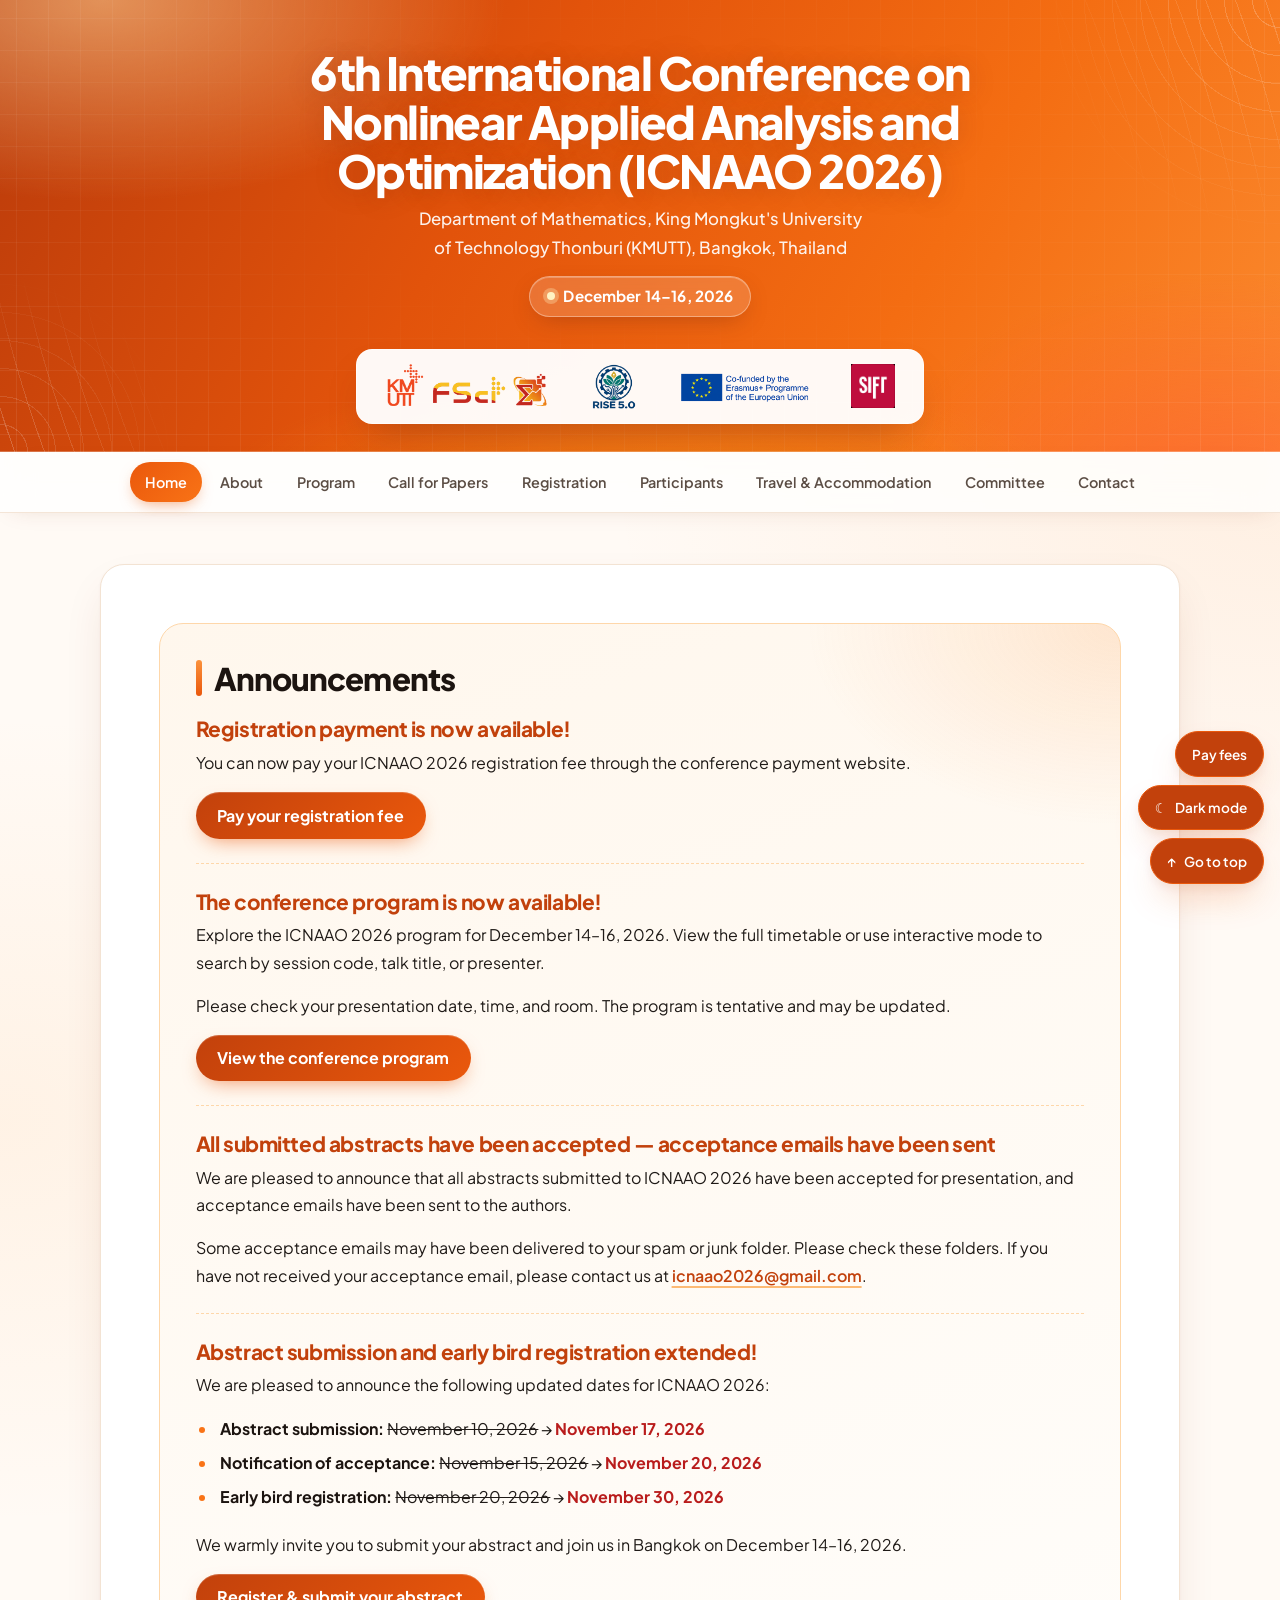
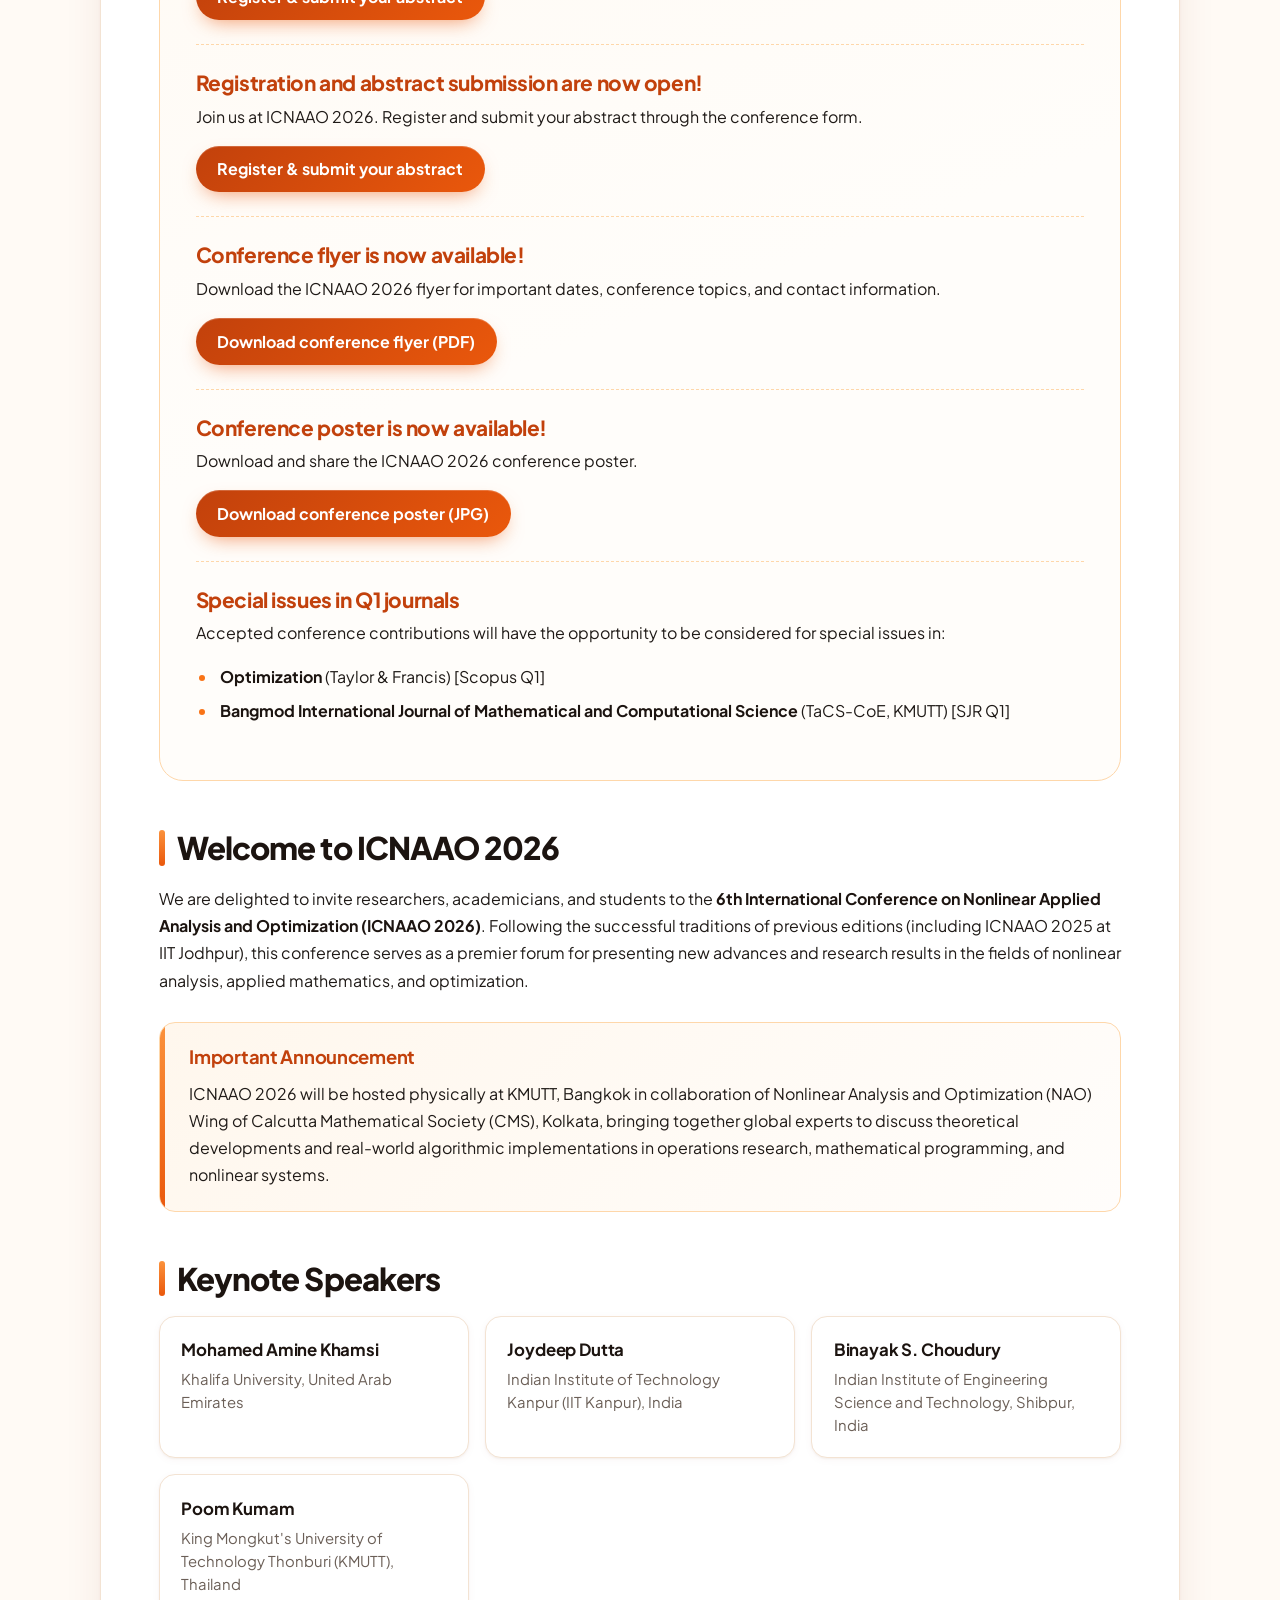
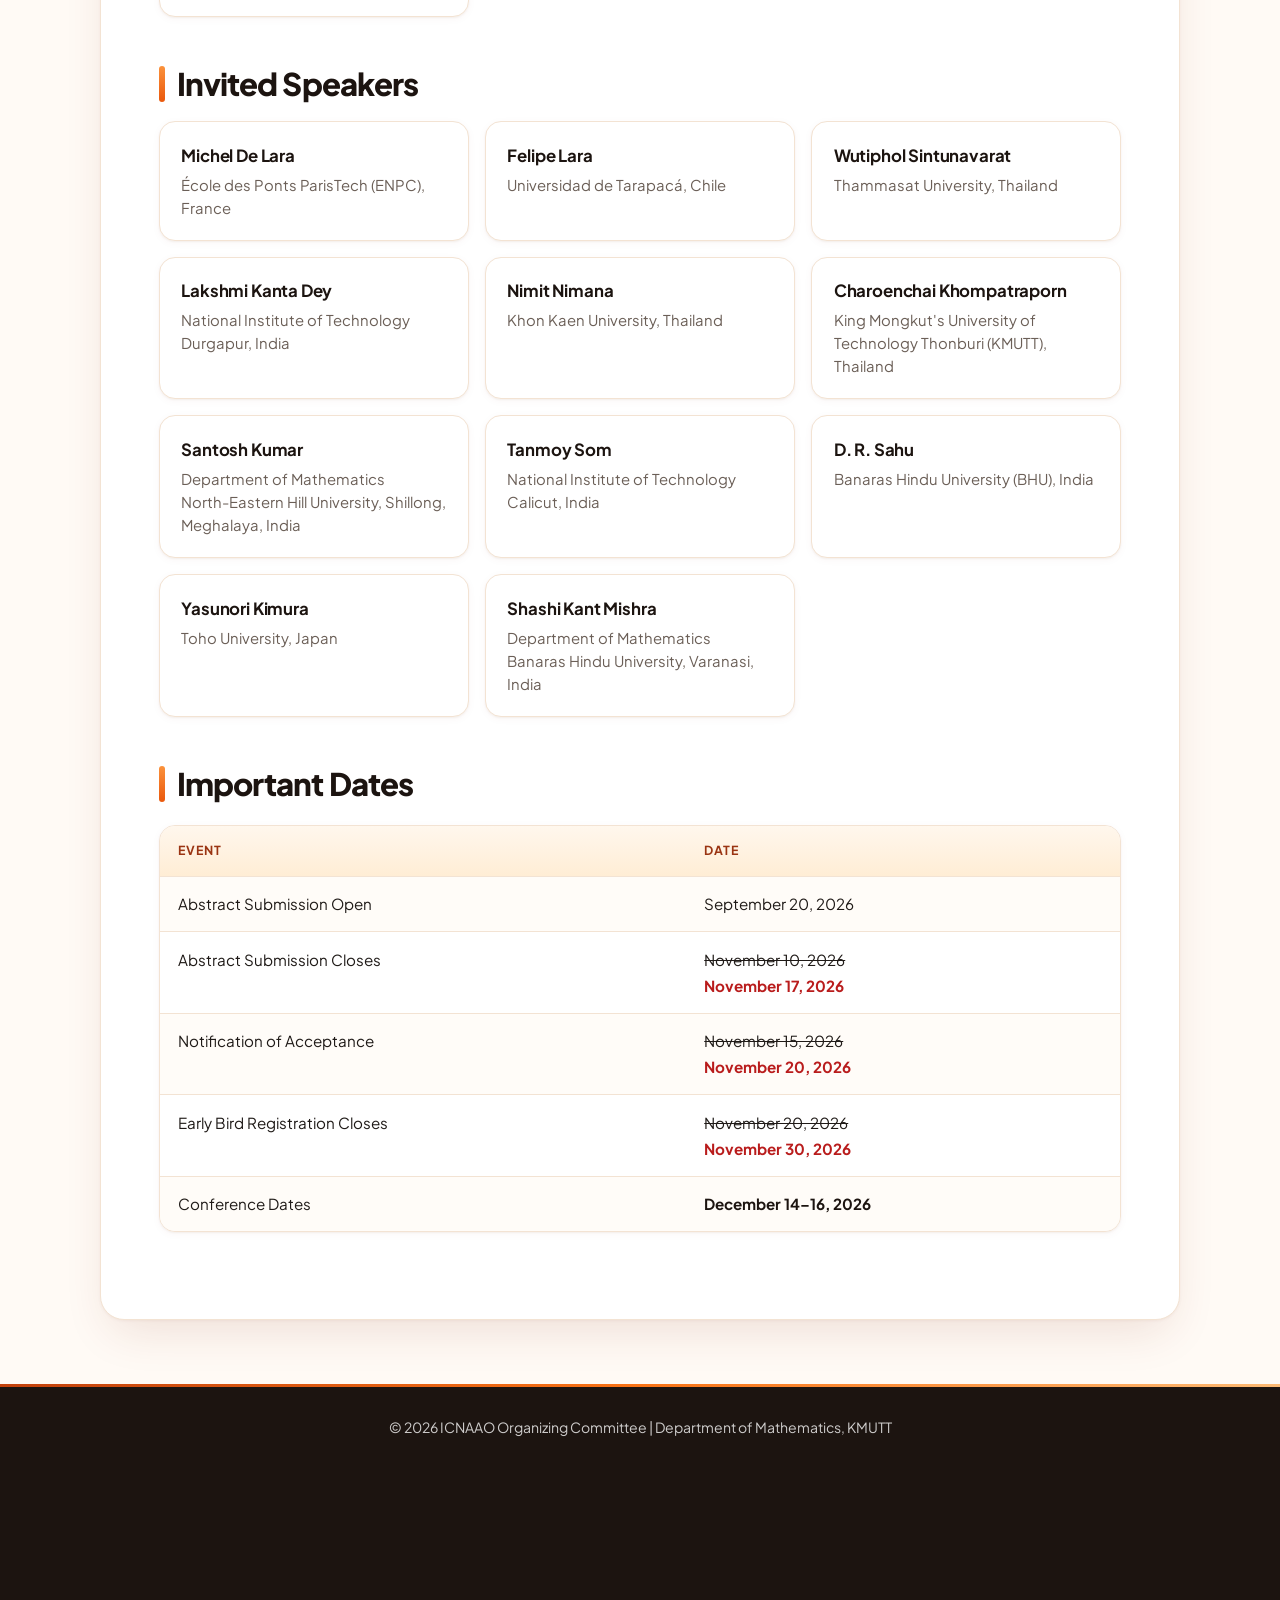
<file: index.html>
<!DOCTYPE html>
<html lang="en">
<head>
<!-- Google tag (gtag.js) -->
<script async src="https://www.googletagmanager.com/gtag/js?id=G-36C33C0RKT"></script>
<script>
  window.dataLayer = window.dataLayer || [];
  function gtag(){dataLayer.push(arguments);}
  gtag('js', new Date());

  gtag('config', 'G-36C33C0RKT');
</script>
    <meta charset="UTF-8">
    <meta name="viewport" content="width=device-width, initial-scale=1.0">
    <title>ICNAAO 2026 - Home</title>
    <script src="theme.js"></script>
    <link rel="stylesheet" href="style.css">
</head>
<body>

    <header id="page-top">
        <h1>6th International Conference on Nonlinear Applied Analysis and Optimization (ICNAAO 2026)</h1>
        <p>Department of Mathematics, King Mongkut's University of Technology Thonburi (KMUTT), Bangkok, Thailand</p>
        <p><strong>December 14–16, 2026</strong></p>

        <div class="header-logos" aria-label="Conference organizers, partners, and sponsors">
            <img class="logo-kmutt" src="assets/kmutt-logos-transparent.png" alt="King Mongkut's University of Technology Thonburi (KMUTT), Faculty of Science, and Department of Mathematics logos" loading="lazy">
            <img class="logo-rise50" src="assets/rise50-transparent.png" alt="RISE 5.0 logo" loading="lazy">
            <img class="logo-erasmus" src="assets/erasmus-transparent.png" alt="Co-funded by the Erasmus+ Programme of the European Union" loading="lazy">
            <img class="logo-sift" src="assets/sift.jpeg" alt="SIFT sponsor logo" width="56" height="56" loading="lazy">
        </div>
    </header>

    <nav>
        <a href="index.html" class="active">Home</a>
        <a href="about.html">About</a>
        <a href="program.html">Program</a>
        <a href="call-for-papers.html">Call for Papers</a>
        <a href="registration.html">Registration</a>
        <a href="participants.html">Participants</a>
        <a href="travel.html">Travel &amp; Accommodation</a>
        <a href="committee.html">Committee</a>
        <a href="contact.html">Contact</a>
    </nav>

    <div class="container">
        <section class="announcements" aria-labelledby="announcements-heading">
            <h2 id="announcements-heading">Announcements</h2>
            <div class="announcement-item">
                <p class="announcement-message">Registration payment is now available!</p>
                <p>You can now pay your ICNAAO 2026 registration fee through the conference payment website.</p>
                <a class="announcement-link" href="https://pay.mathpayment.com/" target="_blank" rel="noopener noreferrer">Pay your registration fee</a>
            </div>
            <div class="announcement-item">
                <p class="announcement-message">The conference program is now available!</p>
                <p>Explore the ICNAAO 2026 program for December 14–16, 2026. View the full timetable or use interactive mode to search by session code, talk title, or presenter.</p>
                <p>Please check your presentation date, time, and room. The program is tentative and may be updated.</p>
                <a class="announcement-link" href="program.html">View the conference program</a>
            </div>
            <div class="announcement-item">
                <p class="announcement-message">All submitted abstracts have been accepted — acceptance emails have been sent</p>
                <p>We are pleased to announce that all abstracts submitted to ICNAAO 2026 have been accepted for presentation, and acceptance emails have been sent to the authors.</p>
                <p>Some acceptance emails may have been delivered to your spam or junk folder. Please check these folders. If you have not received your acceptance email, please contact us at <a href="mailto:icnaao2026@gmail.com">icnaao2026@gmail.com</a>.</p>
            </div>
            <div class="announcement-item">
                <p class="announcement-message">Abstract submission and early bird registration extended!</p>
                <p>We are pleased to announce the following updated dates for ICNAAO 2026:</p>
                <ul>
                    <li><strong>Abstract submission:</strong> <del><time datetime="2026-11-10">November 10, 2026</time></del> &rarr; <strong class="revised-date"><time datetime="2026-11-17">November 17, 2026</time></strong></li>
                    <li><strong>Notification of acceptance:</strong> <del><time datetime="2026-11-15">November 15, 2026</time></del> &rarr; <strong class="revised-date"><time datetime="2026-11-20">November 20, 2026</time></strong></li>
                    <li><strong>Early bird registration:</strong> <del><time datetime="2026-11-20">November 20, 2026</time></del> &rarr; <strong class="revised-date"><time datetime="2026-11-30">November 30, 2026</time></strong></li>
                </ul>
                <p>We warmly invite you to submit your abstract and join us in Bangkok on December 14–16, 2026.</p>
                <a class="announcement-link" href="https://forms.gle/tLStvoWkgqm4HonY7" target="_blank" rel="noopener noreferrer">Register &amp; submit your abstract</a>
            </div>
            <div class="announcement-item">
                <p class="announcement-message">Registration and abstract submission are now open!</p>
                <p>Join us at ICNAAO 2026. Register and submit your abstract through the conference form.</p>
                <a class="announcement-link" href="https://forms.gle/tLStvoWkgqm4HonY7" target="_blank" rel="noopener noreferrer">Register &amp; submit your abstract</a>
            </div>
            <div class="announcement-item">
                <p class="announcement-message">Conference flyer is now available!</p>
                <p>Download the ICNAAO 2026 flyer for important dates, conference topics, and contact information.</p>
                <a class="announcement-link" href="icnaao2026-advertisement.pdf" download>Download conference flyer (PDF)</a>
            </div>
            <div class="announcement-item">
                <p class="announcement-message">Conference poster is now available!</p>
                <p>Download and share the ICNAAO 2026 conference poster.</p>
                <a class="announcement-link" href="poster.jpg" download>Download conference poster (JPG)</a>
            </div>
            <div class="announcement-item">
                <p class="announcement-message">Special issues in Q1 journals</p>
                <p>Accepted conference contributions will have the opportunity to be considered for special issues in:</p>
                <ul>
                    <li><strong>Optimization</strong> (Taylor &amp; Francis) [Scopus Q1]</li>
                    <li><strong>Bangmod International Journal of Mathematical and Computational Science</strong> (TaCS-CoE, KMUTT) [SJR Q1]</li>
                </ul>
            </div>
        </section>

        <h2>Welcome to ICNAAO 2026</h2>
        <p>We are delighted to invite researchers, academicians, and students to the <strong>6th International Conference on Nonlinear Applied Analysis and Optimization (ICNAAO 2026)</strong>. Following the successful traditions of previous editions (including ICNAAO 2025 at IIT Jodhpur), this conference serves as a premier forum for presenting new advances and research results in the fields of nonlinear analysis, applied mathematics, and optimization.</p>

        <div class="highlight-box">
            <h3>Important Announcement</h3>
            <p>ICNAAO 2026 will be hosted physically at KMUTT, Bangkok in collaboration of Nonlinear Analysis and Optimization (NAO) Wing of Calcutta Mathematical Society (CMS), Kolkata, bringing together global experts to discuss theoretical developments and real-world algorithmic implementations in operations research, mathematical programming, and nonlinear systems.</p>
        </div>

        <h2>Keynote Speakers</h2>
        <ul class="speaker-list">
            <li>
                <strong>Mohamed Amine Khamsi</strong><br>
                Khalifa University, United Arab Emirates
            </li>
            <li>
                <strong>Joydeep Dutta</strong><br>
                Indian Institute of Technology Kanpur (IIT Kanpur), India
            </li>
            <li>
                <strong>Binayak S. Choudury</strong><br>
                Indian Institute of Engineering Science and Technology, Shibpur, India
            </li>
            <li>
                <strong>Poom Kumam</strong><br>
                King Mongkut's University of Technology Thonburi (KMUTT), Thailand
            </li>
        </ul>

        <h2>Invited Speakers</h2>
        <ul class="speaker-list">
            <li>
                <strong>Michel De Lara</strong><br>
                École des Ponts ParisTech (ENPC), France
            </li>
            <li>
                <strong>Felipe Lara</strong><br>
                Universidad de Tarapacá, Chile
            </li>
            <li>
                <strong>Wutiphol Sintunavarat</strong><br>
                Thammasat University, Thailand
            </li>
            <li>
                <strong>Lakshmi Kanta Dey</strong><br>
                National Institute of Technology Durgapur, India
            </li>
            <li>
                <strong>Nimit Nimana</strong><br>
                Khon Kaen University, Thailand
            </li>
            <li>
                <strong>Charoenchai Khompatraporn</strong><br>
                King Mongkut's University of Technology Thonburi (KMUTT), Thailand
            </li>
            <li>
                <strong>Santosh Kumar</strong><br>
                Department of Mathematics<br>
                North-Eastern Hill University, Shillong, Meghalaya, India
            </li>
            <li>
                <strong>Tanmoy Som</strong><br>
                National Institute of Technology Calicut, India
            </li>
            <li>
                <strong>D. R. Sahu</strong><br>
                Banaras Hindu University (BHU), India
            </li>
            <li>
                <strong>Yasunori Kimura</strong><br>
                Toho University, Japan
            </li>
            <li>
                <strong>Shashi Kant Mishra</strong><br>
                Department of Mathematics<br>
                Banaras Hindu University, Varanasi, India
            </li>
        </ul>

        <h2>Important Dates</h2>
        <table>
            <tr>
                <th>Event</th>
                <th>Date</th>
            </tr>
            <tr>
                <td>Abstract Submission Open</td>
                <td>September 20, 2026</td>
            </tr>
            <tr>
                <td>Abstract Submission Closes</td>
                <td><del><time datetime="2026-11-10">November 10, 2026</time></del><br><strong class="revised-date"><time datetime="2026-11-17">November 17, 2026</time></strong></td>
            </tr>
            <tr>
                <td>Notification of Acceptance</td>
                <td><del><time datetime="2026-11-15">November 15, 2026</time></del><br><strong class="revised-date"><time datetime="2026-11-20">November 20, 2026</time></strong></td>
            </tr>
            <tr>
                <td>Early Bird Registration Closes</td>
                <td><del><time datetime="2026-11-20">November 20, 2026</time></del><br><strong class="revised-date"><time datetime="2026-11-30">November 30, 2026</time></strong></td>
            </tr>
            <tr>
                <td>Conference Dates</td>
                <td><strong>December 14–16, 2026</strong></td>
            </tr>
        </table>
    </div>

    <div class="floating-page-links" role="navigation" aria-label="Page shortcuts">
        <a class="floating-page-link payment-link" href="https://pay.mathpayment.com/" target="_blank" rel="noopener noreferrer" aria-label="Pay your ICNAAO 2026 registration fee">Pay fees</a>
        <button class="floating-page-link theme-toggle" id="theme-toggle" type="button" aria-label="Switch to dark mode" hidden><span aria-hidden="true" data-theme-icon>☾</span><span data-theme-label>Dark mode</span></button>
        <a class="floating-page-link" href="#page-top"><span aria-hidden="true">↑</span> Go to top</a>
    </div>

    <footer>

        <p>&copy; 2026 ICNAAO Organizing Committee | Department of Mathematics, KMUTT</p>
    </footer>

</body>
</html>
</file>
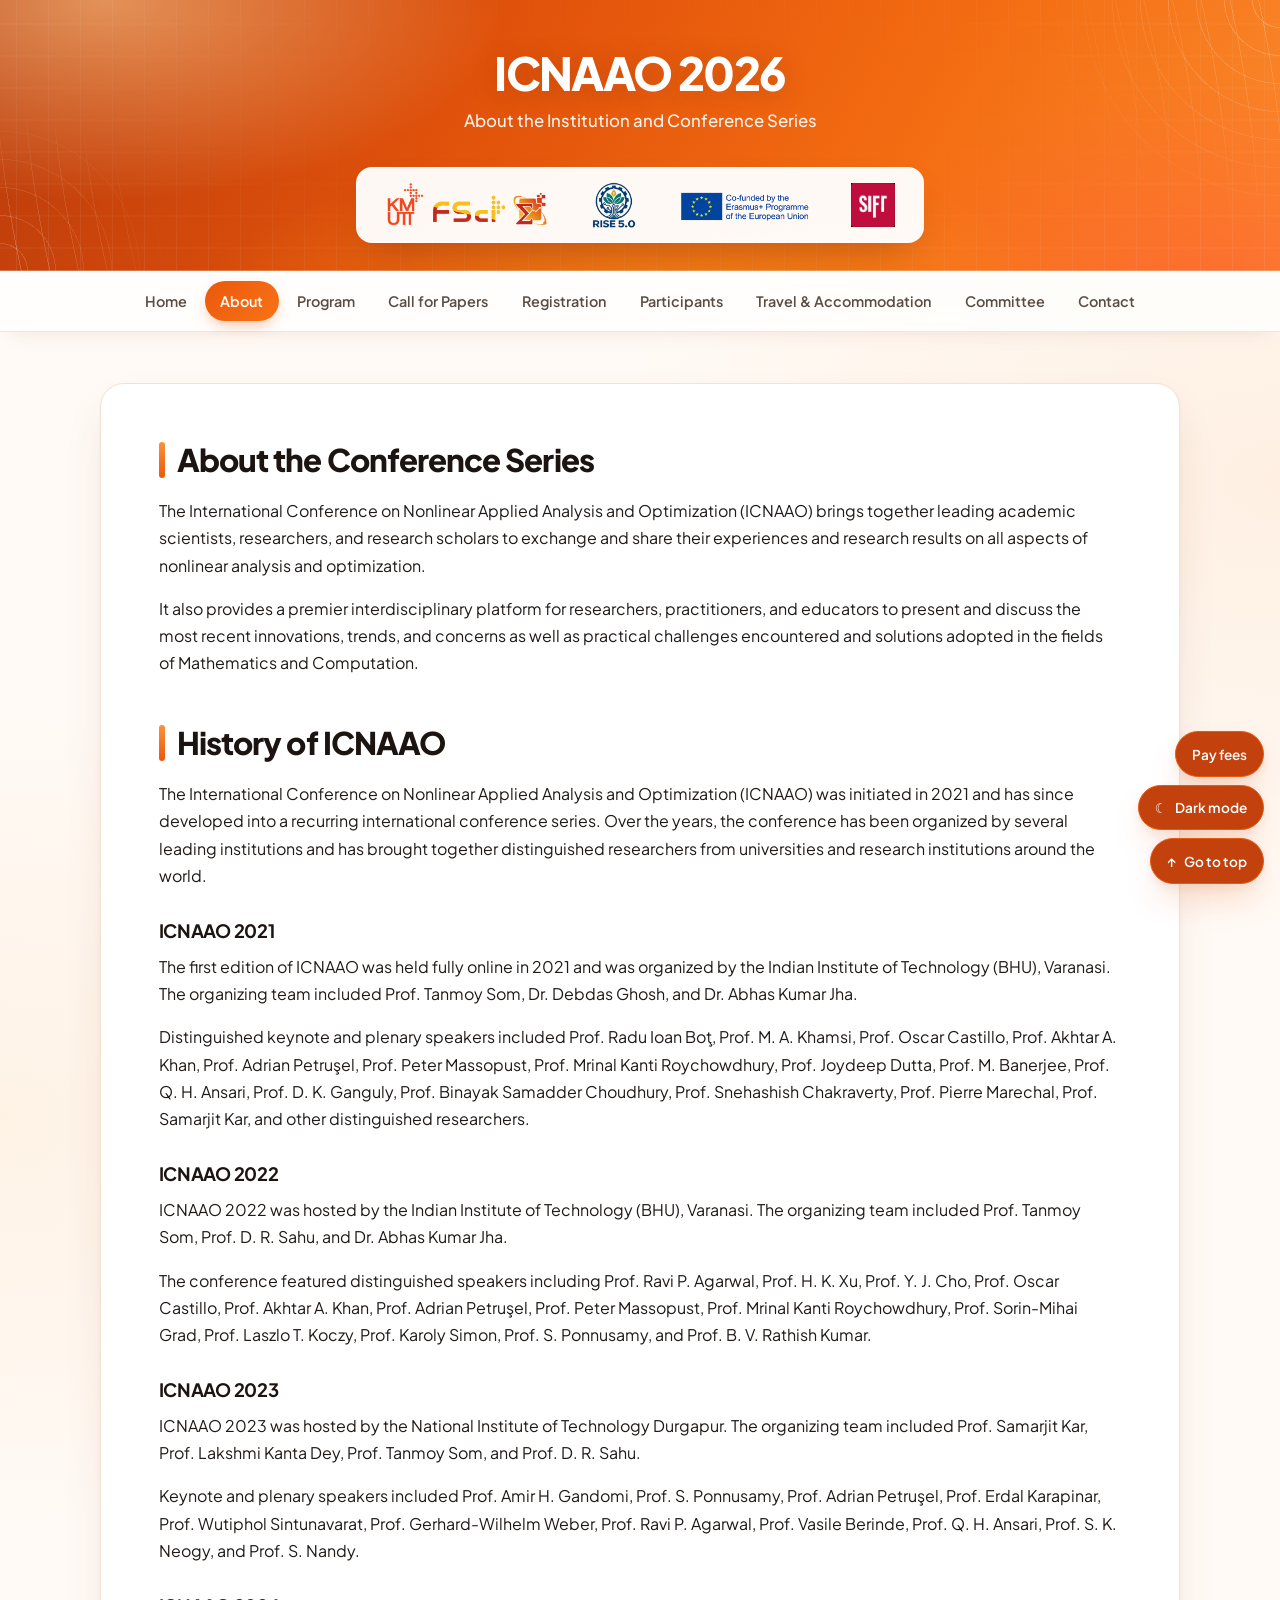
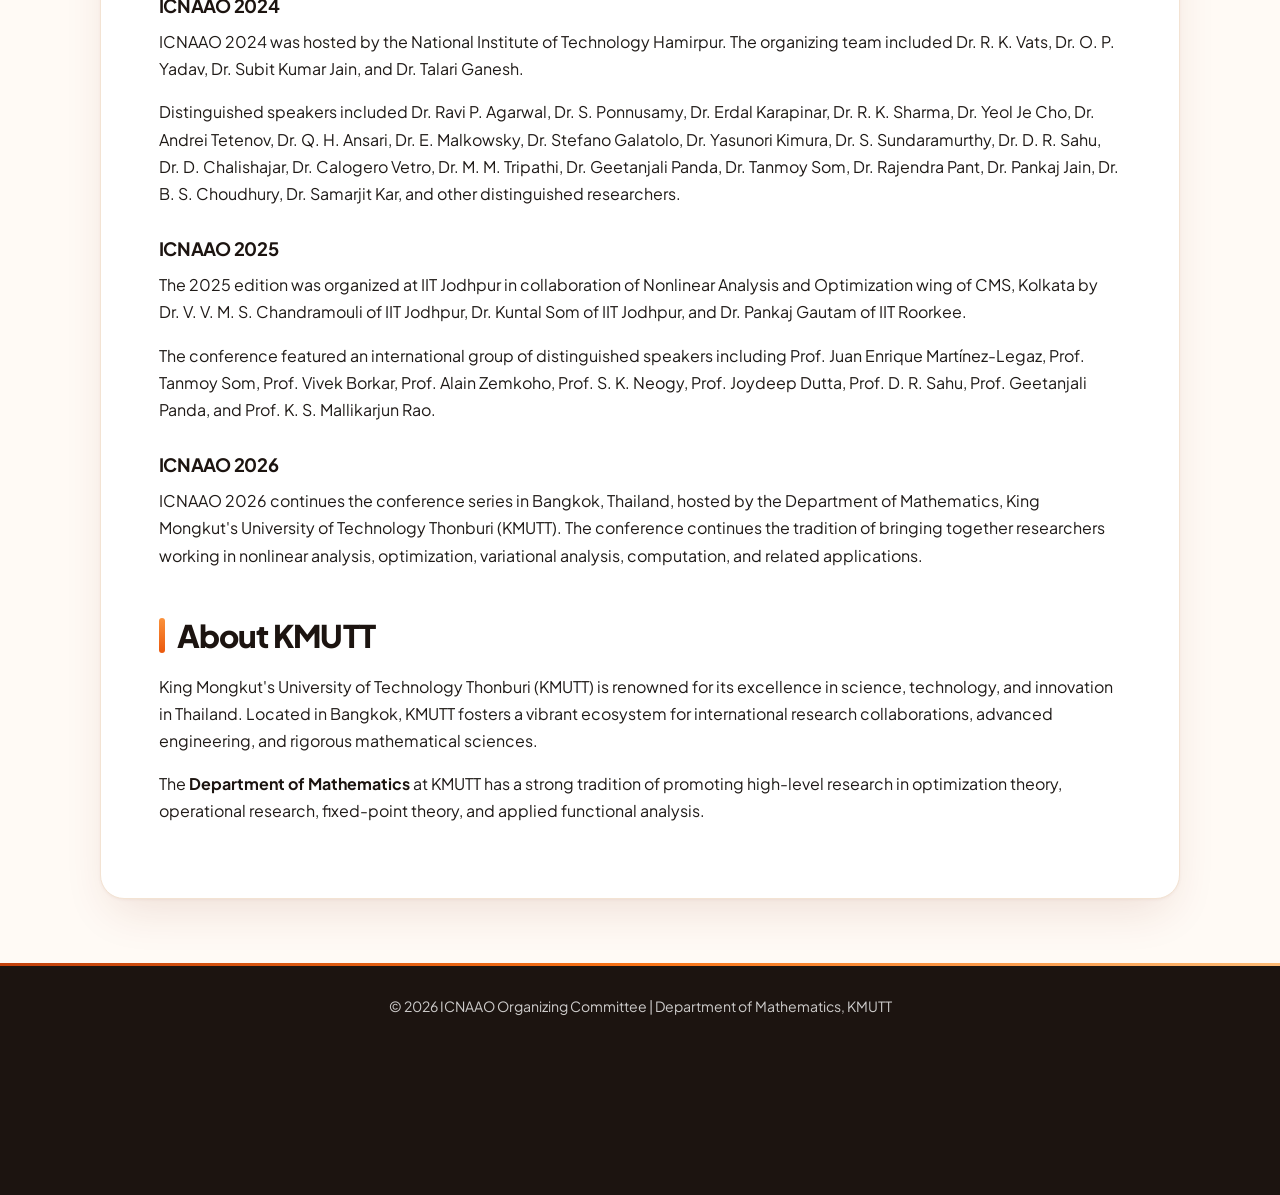
<file: about.html>
<!DOCTYPE html>
<html lang="en">
<head>
<!-- Google tag (gtag.js) -->
<script async src="https://www.googletagmanager.com/gtag/js?id=G-36C33C0RKT"></script>
<script>
  window.dataLayer = window.dataLayer || [];
  function gtag(){dataLayer.push(arguments);}
  gtag('js', new Date());

  gtag('config', 'G-36C33C0RKT');
</script>
    <meta charset="UTF-8">
    <meta name="viewport" content="width=device-width, initial-scale=1.0">
    <title>ICNAAO 2026 - About</title>
    <script src="theme.js"></script>
    <link rel="stylesheet" href="style.css">
</head>
<body>

    <header id="page-top">
        <h1>ICNAAO 2026</h1>
        <p>About the Institution and Conference Series</p>

        <div class="header-logos" aria-label="Conference organizers, partners, and sponsors">
            <img class="logo-kmutt" src="assets/kmutt-logos-transparent.png" alt="King Mongkut's University of Technology Thonburi (KMUTT), Faculty of Science, and Department of Mathematics logos" loading="lazy">
            <img class="logo-rise50" src="assets/rise50-transparent.png" alt="RISE 5.0 logo" loading="lazy">
            <img class="logo-erasmus" src="assets/erasmus-transparent.png" alt="Co-funded by the Erasmus+ Programme of the European Union" loading="lazy">
            <img class="logo-sift" src="assets/sift.jpeg" alt="SIFT sponsor logo" width="56" height="56" loading="lazy">
        </div>
    </header>

    <nav>
        <a href="index.html">Home</a>
        <a href="about.html" class="active">About</a>
        <a href="program.html">Program</a>
        <a href="call-for-papers.html">Call for Papers</a>
        <a href="registration.html">Registration</a>
        <a href="participants.html">Participants</a>
        <a href="travel.html">Travel &amp; Accommodation</a>
        <a href="committee.html">Committee</a>
        <a href="contact.html">Contact</a>
    </nav>

    <div class="container">

        <h2>About the Conference Series</h2>

        <p>
            The International Conference on Nonlinear Applied Analysis and
            Optimization (ICNAAO) brings together leading academic scientists,
            researchers, and research scholars to exchange and share their
            experiences and research results on all aspects of nonlinear
            analysis and optimization.
        </p>

        <p>
            It also provides a premier interdisciplinary platform for
            researchers, practitioners, and educators to present and discuss
            the most recent innovations, trends, and concerns as well as
            practical challenges encountered and solutions adopted in the
            fields of Mathematics and Computation.
        </p>


        <h2>History of ICNAAO</h2>

        <p>
            The International Conference on Nonlinear Applied Analysis and
            Optimization (ICNAAO) was initiated in 2021 and has since developed
            into a recurring international conference series. Over the years,
            the conference has been organized by several leading institutions
            and has brought together distinguished researchers from universities
            and research institutions around the world.
        </p>

        <h3>ICNAAO 2021</h3>

        <p>
            The first edition of ICNAAO was held fully online in 2021 and was
            organized by the Indian Institute of Technology (BHU), Varanasi.
            The organizing team included Prof. Tanmoy Som, Dr. Debdas Ghosh,
            and Dr. Abhas Kumar Jha.
        </p>

        <p>
            Distinguished keynote and plenary speakers included Prof. Radu Ioan
            Boţ, Prof. M. A. Khamsi, Prof. Oscar Castillo, Prof. Akhtar A. Khan,
            Prof. Adrian Petruşel, Prof. Peter Massopust, Prof. Mrinal Kanti
            Roychowdhury, Prof. Joydeep Dutta, Prof. M. Banerjee,
            Prof. Q. H. Ansari, Prof. D. K. Ganguly, Prof. Binayak Samadder
            Choudhury, Prof. Snehashish Chakraverty, Prof. Pierre Marechal,
            Prof. Samarjit Kar, and other distinguished researchers.
        </p>


        <h3>ICNAAO 2022</h3>

        <p>
            ICNAAO 2022 was hosted by the Indian Institute of Technology (BHU),
            Varanasi. The organizing team included Prof. Tanmoy Som,
            Prof. D. R. Sahu, and Dr. Abhas Kumar Jha.
        </p>

        <p>
            The conference featured distinguished speakers including
            Prof. Ravi P. Agarwal, Prof. H. K. Xu, Prof. Y. J. Cho,
            Prof. Oscar Castillo, Prof. Akhtar A. Khan, Prof. Adrian Petruşel,
            Prof. Peter Massopust, Prof. Mrinal Kanti Roychowdhury,
            Prof. Sorin-Mihai Grad, Prof. Laszlo T. Koczy,
            Prof. Karoly Simon, Prof. S. Ponnusamy, and
            Prof. B. V. Rathish Kumar.
        </p>


        <h3>ICNAAO 2023</h3>

        <p>
            ICNAAO 2023 was hosted by the National Institute of Technology
            Durgapur. The organizing team included Prof. Samarjit Kar,
            Prof. Lakshmi Kanta Dey, Prof. Tanmoy Som, and Prof. D. R. Sahu.
        </p>

        <p>
            Keynote and plenary speakers included Prof. Amir H. Gandomi,
            Prof. S. Ponnusamy, Prof. Adrian Petruşel, Prof. Erdal Karapinar,
            Prof. Wutiphol Sintunavarat, Prof. Gerhard-Wilhelm Weber,
            Prof. Ravi P. Agarwal, Prof. Vasile Berinde, Prof. Q. H. Ansari,
            Prof. S. K. Neogy, and Prof. S. Nandy.
        </p>


        <h3>ICNAAO 2024</h3>

        <p>
            ICNAAO 2024 was hosted by the National Institute of Technology
            Hamirpur. The organizing team included Dr. R. K. Vats,
            Dr. O. P. Yadav, Dr. Subit Kumar Jain, and Dr. Talari Ganesh.
        </p>

        <p>
            Distinguished speakers included Dr. Ravi P. Agarwal,
            Dr. S. Ponnusamy, Dr. Erdal Karapinar, Dr. R. K. Sharma,
            Dr. Yeol Je Cho, Dr. Andrei Tetenov, Dr. Q. H. Ansari,
            Dr. E. Malkowsky, Dr. Stefano Galatolo, Dr. Yasunori Kimura,
            Dr. S. Sundaramurthy, Dr. D. R. Sahu, Dr. D. Chalishajar,
            Dr. Calogero Vetro, Dr. M. M. Tripathi, Dr. Geetanjali Panda,
            Dr. Tanmoy Som, Dr. Rajendra Pant, Dr. Pankaj Jain,
            Dr. B. S. Choudhury, Dr. Samarjit Kar, and other distinguished
            researchers.
        </p>


        <h3>ICNAAO 2025</h3>

        <p>
            The 2025 edition was organized at IIT Jodhpur in collaboration of
            Nonlinear Analysis and Optimization wing of CMS, Kolkata by Dr. V. V. M. S. Chandramouli
            of IIT Jodhpur, Dr. Kuntal Som of IIT Jodhpur, and
            Dr. Pankaj Gautam of IIT Roorkee.
        </p>

        <p>
            The conference featured an international group of distinguished
            speakers including Prof. Juan Enrique Martínez-Legaz,
            Prof. Tanmoy Som, Prof. Vivek Borkar, Prof. Alain Zemkoho,
            Prof. S. K. Neogy, Prof. Joydeep Dutta, Prof. D. R. Sahu,
            Prof. Geetanjali Panda, and Prof. K. S. Mallikarjun Rao.
        </p>


        <h3>ICNAAO 2026</h3>

        <p>
            ICNAAO 2026 continues the conference series in Bangkok, Thailand,
            hosted by the Department of Mathematics, King Mongkut's University
            of Technology Thonburi (KMUTT). The conference continues the
            tradition of bringing together researchers working in nonlinear
            analysis, optimization, variational analysis, computation, and
            related applications.
        </p>


        <h2>About KMUTT</h2>

        <p>
            King Mongkut's University of Technology Thonburi (KMUTT) is
            renowned for its excellence in science, technology, and innovation
            in Thailand. Located in Bangkok, KMUTT fosters a vibrant ecosystem
            for international research collaborations, advanced engineering,
            and rigorous mathematical sciences.
        </p>

        <p>
            The <strong>Department of Mathematics</strong> at KMUTT has a
            strong tradition of promoting high-level research in optimization
            theory, operational research, fixed-point theory, and applied
            functional analysis.
        </p>

    </div>

    <div class="floating-page-links" role="navigation" aria-label="Page shortcuts">
        <a class="floating-page-link payment-link" href="https://pay.mathpayment.com/" target="_blank" rel="noopener noreferrer" aria-label="Pay your ICNAAO 2026 registration fee">Pay fees</a>
        <button class="floating-page-link theme-toggle" id="theme-toggle" type="button" aria-label="Switch to dark mode" hidden><span aria-hidden="true" data-theme-icon>☾</span><span data-theme-label>Dark mode</span></button>
        <a class="floating-page-link" href="#page-top"><span aria-hidden="true">↑</span> Go to top</a>
    </div>

    <footer>

        <p>
            &copy; 2026 ICNAAO Organizing Committee |
            Department of Mathematics, KMUTT
        </p>
    </footer>

</body>
</html>
</file>
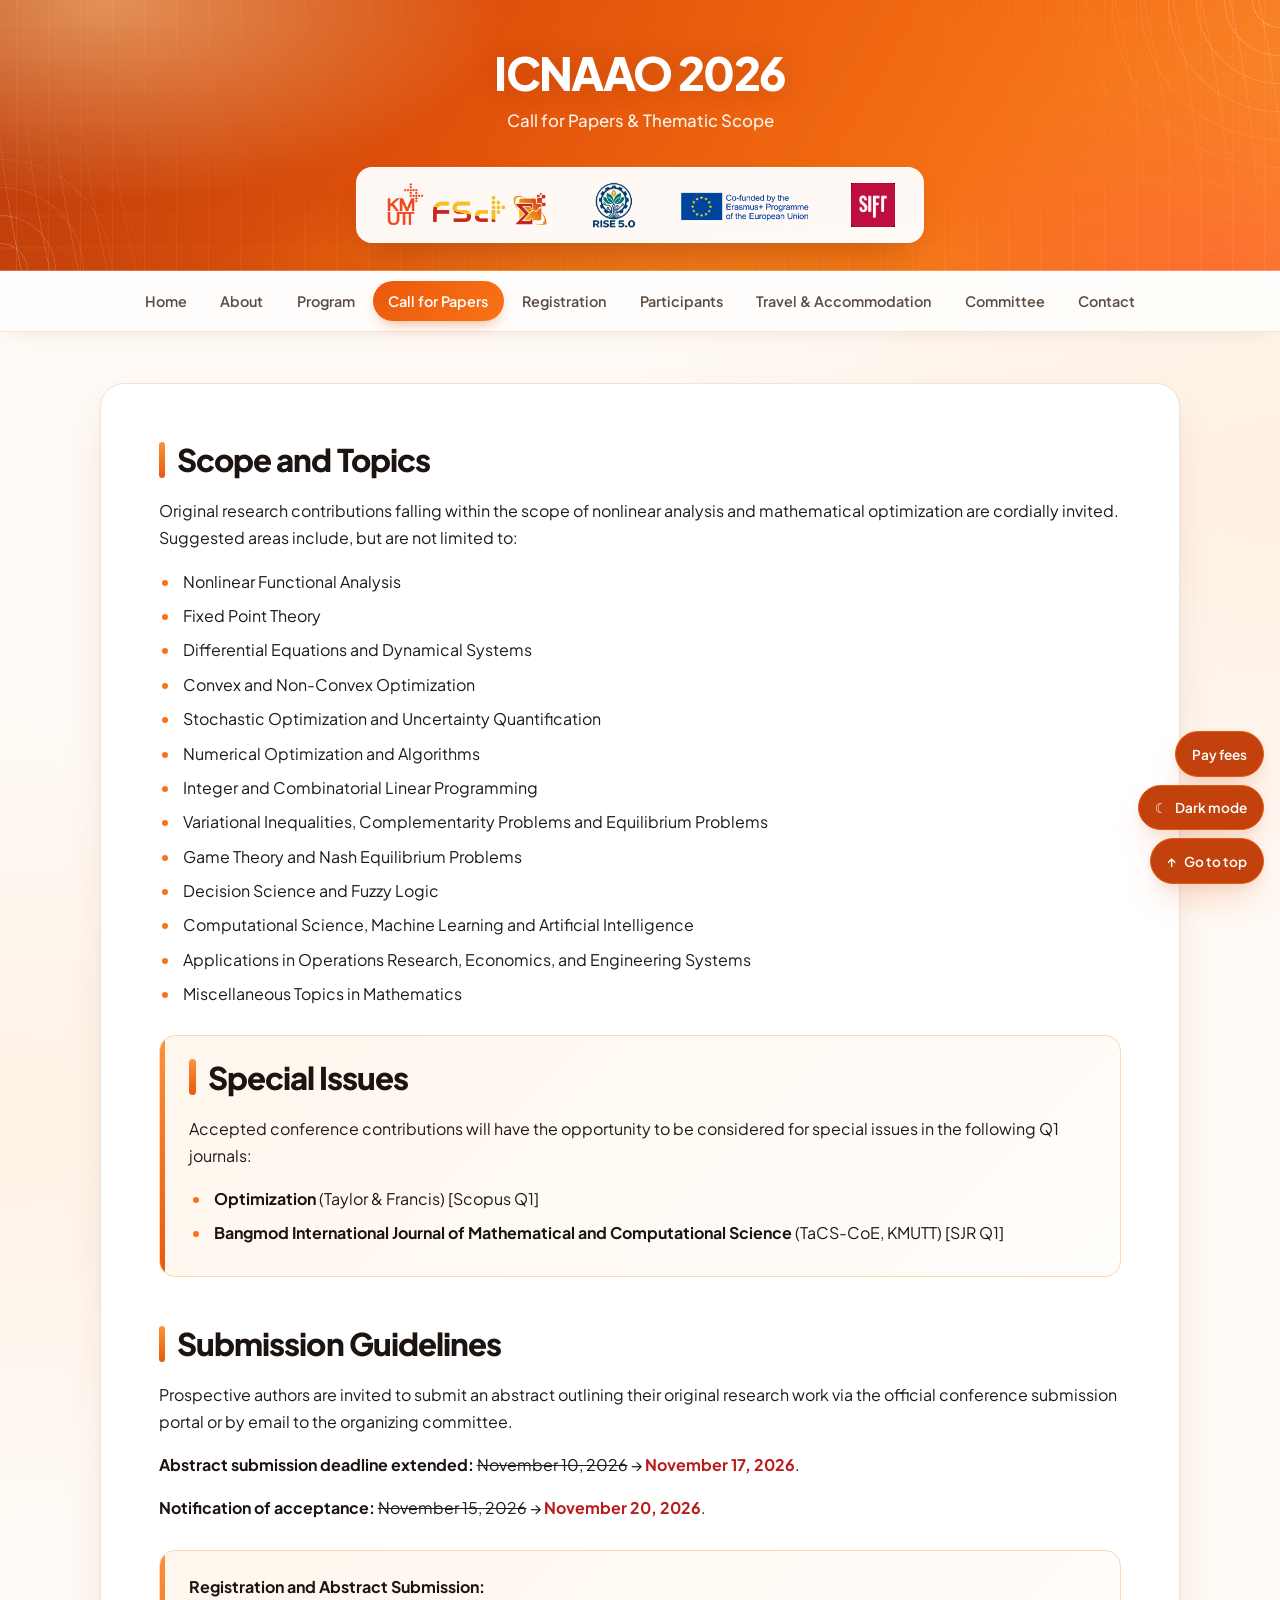
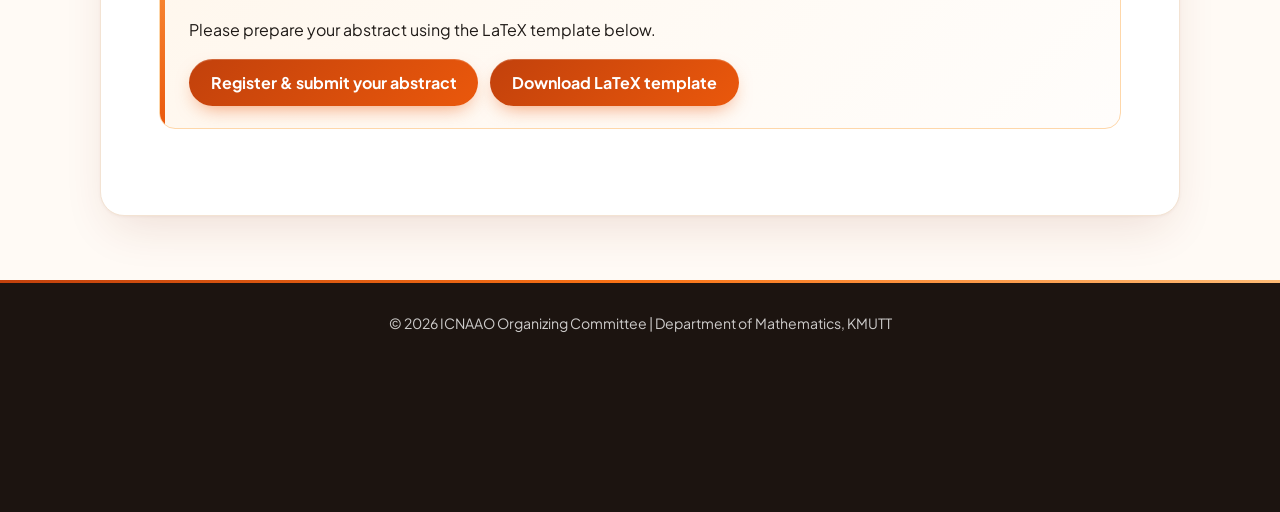
<file: call-for-papers.html>
<!DOCTYPE html>
<html lang="en">
<head>
<!-- Google tag (gtag.js) -->
<script async src="https://www.googletagmanager.com/gtag/js?id=G-36C33C0RKT"></script>
<script>
  window.dataLayer = window.dataLayer || [];
  function gtag(){dataLayer.push(arguments);}
  gtag('js', new Date());

  gtag('config', 'G-36C33C0RKT');
</script>
    <meta charset="UTF-8">
    <meta name="viewport" content="width=device-width, initial-scale=1.0">
    <title>ICNAAO 2026 - Call for Papers</title>
    <script src="theme.js"></script>
    <link rel="stylesheet" href="style.css">
</head>
<body>

    <header id="page-top">
        <h1>ICNAAO 2026</h1>
        <p>Call for Papers & Thematic Scope</p>

        <div class="header-logos" aria-label="Conference organizers, partners, and sponsors">
            <img class="logo-kmutt" src="assets/kmutt-logos-transparent.png" alt="King Mongkut's University of Technology Thonburi (KMUTT), Faculty of Science, and Department of Mathematics logos" loading="lazy">
            <img class="logo-rise50" src="assets/rise50-transparent.png" alt="RISE 5.0 logo" loading="lazy">
            <img class="logo-erasmus" src="assets/erasmus-transparent.png" alt="Co-funded by the Erasmus+ Programme of the European Union" loading="lazy">
            <img class="logo-sift" src="assets/sift.jpeg" alt="SIFT sponsor logo" width="56" height="56" loading="lazy">
        </div>
    </header>

    <nav>
        <a href="index.html">Home</a>
        <a href="about.html">About</a>
        <a href="program.html">Program</a>
        <a href="call-for-papers.html" class="active">Call for Papers</a>
        <a href="registration.html">Registration</a>
        <a href="participants.html">Participants</a>
        <a href="travel.html">Travel &amp; Accommodation</a>
        <a href="committee.html">Committee</a>
        <a href="contact.html">Contact</a>
    </nav>

    <div class="container">
        <h2>Scope and Topics</h2>
        <p>Original research contributions falling within the scope of nonlinear analysis and mathematical optimization are cordially invited. Suggested areas include, but are not limited to:</p>
        
        <ul>
            <li>Nonlinear Functional Analysis</li>
            <li>Fixed Point Theory</li>
            <li>Differential Equations and Dynamical Systems</li>
            <li>Convex and Non-Convex Optimization</li>
            <li>Stochastic Optimization and Uncertainty Quantification</li>
            <li>Numerical Optimization and Algorithms</li>
            <li>Integer and Combinatorial Linear Programming</li>
            <li>Variational Inequalities, Complementarity Problems and Equilibrium Problems</li>
            <li>Game Theory and Nash Equilibrium Problems</li>
            <li>Decision Science and Fuzzy Logic</li>
            <li>Computational Science, Machine Learning and Artificial Intelligence</li>
            <li>Applications in Operations Research, Economics, and Engineering Systems</li>
            <li>Miscellaneous Topics in Mathematics</li>
        </ul>

        <div class="highlight-box">
            <h2>Special Issues</h2>
            <p>Accepted conference contributions will have the opportunity to be considered for special issues in the following Q1 journals:</p>
            <ul>
                <li><strong>Optimization</strong> (Taylor &amp; Francis) [Scopus Q1]</li>
                <li><strong>Bangmod International Journal of Mathematical and Computational Science</strong> (TaCS-CoE, KMUTT) [SJR Q1]</li>
            </ul>
        </div>

        <h2>Submission Guidelines</h2>
        <p>Prospective authors are invited to submit an abstract outlining their original research work via the official conference submission portal or by email to the organizing committee.</p>
        <p><strong>Abstract submission deadline extended:</strong> <del><time datetime="2026-11-10">November 10, 2026</time></del> &rarr; <strong class="revised-date"><time datetime="2026-11-17">November 17, 2026</time></strong>.</p>
        <p><strong>Notification of acceptance:</strong> <del><time datetime="2026-11-15">November 15, 2026</time></del> &rarr; <strong class="revised-date"><time datetime="2026-11-20">November 20, 2026</time></strong>.</p>
        
        <div class="highlight-box">
            <p><strong>Registration and Abstract Submission:</strong></p>
            <p>Please prepare your abstract using the LaTeX template below.</p>
            <div class="submission-actions">
                <a class="announcement-link" href="registration.html">Register &amp; submit your abstract</a>
                <a class="announcement-link" href="abstract-template.tex" download>Download LaTeX template</a>
            </div>
        </div>
    </div>

    <div class="floating-page-links" role="navigation" aria-label="Page shortcuts">
        <a class="floating-page-link payment-link" href="https://pay.mathpayment.com/" target="_blank" rel="noopener noreferrer" aria-label="Pay your ICNAAO 2026 registration fee">Pay fees</a>
        <button class="floating-page-link theme-toggle" id="theme-toggle" type="button" aria-label="Switch to dark mode" hidden><span aria-hidden="true" data-theme-icon>☾</span><span data-theme-label>Dark mode</span></button>
        <a class="floating-page-link" href="#page-top"><span aria-hidden="true">↑</span> Go to top</a>
    </div>

    <footer>

        <p>&copy; 2026 ICNAAO Organizing Committee | Department of Mathematics, KMUTT</p>
    </footer>

</body>
</html>
</file>
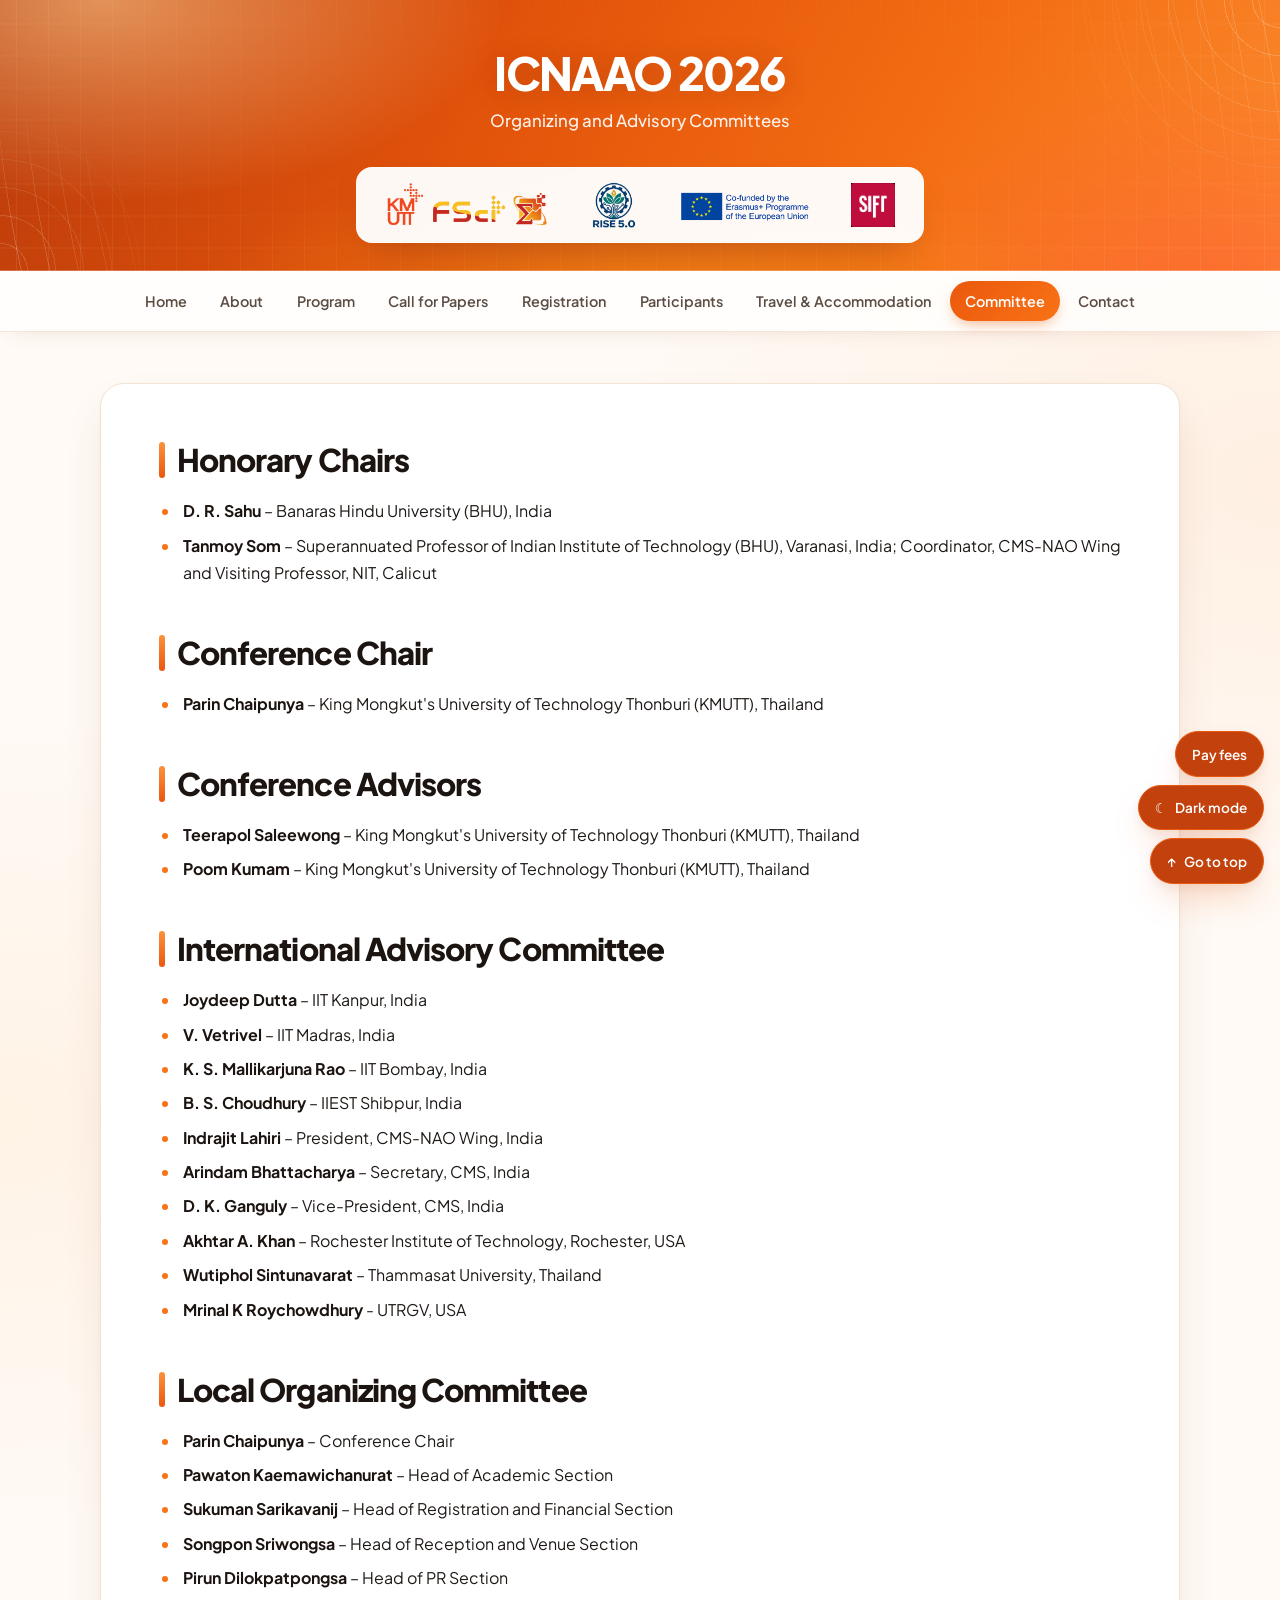
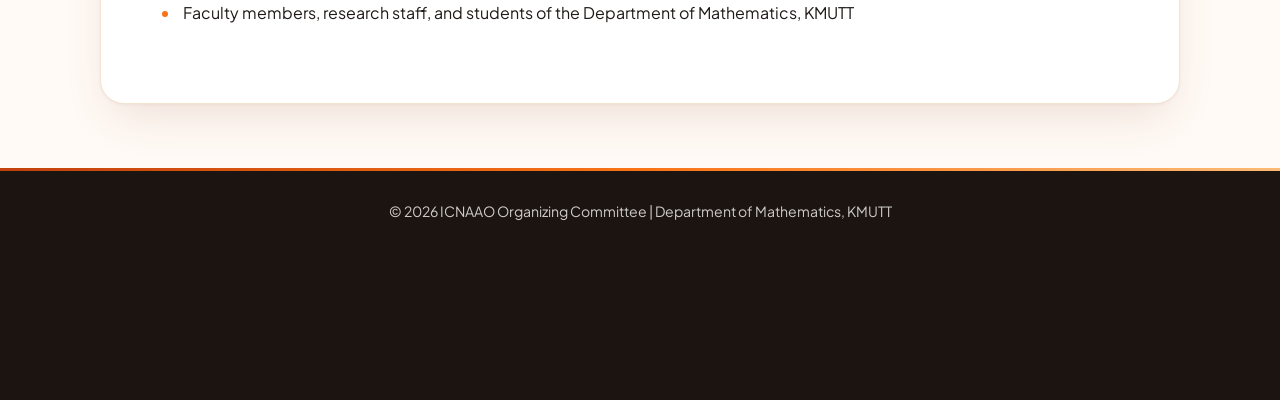
<file: committee.html>
<!DOCTYPE html>
<html lang="en">
  <head>
<!-- Google tag (gtag.js) -->
<script async src="https://www.googletagmanager.com/gtag/js?id=G-36C33C0RKT"></script>
<script>
  window.dataLayer = window.dataLayer || [];
  function gtag(){dataLayer.push(arguments);}
  gtag('js', new Date());

  gtag('config', 'G-36C33C0RKT');
</script>
    <meta charset="UTF-8">
    <meta name="viewport" content="width=device-width, initial-scale=1.0">
    <title>ICNAAO 2026 - Committee</title>
    <script src="theme.js"></script>
    <link rel="stylesheet" href="style.css">
  </head>
  <body>

    <header id="page-top">

      <h1>ICNAAO 2026</h1>
      <p>Organizing and Advisory Committees</p>

        <div class="header-logos" aria-label="Conference organizers, partners, and sponsors">
            <img class="logo-kmutt" src="assets/kmutt-logos-transparent.png" alt="King Mongkut's University of Technology Thonburi (KMUTT), Faculty of Science, and Department of Mathematics logos" loading="lazy">
            <img class="logo-rise50" src="assets/rise50-transparent.png" alt="RISE 5.0 logo" loading="lazy">
            <img class="logo-erasmus" src="assets/erasmus-transparent.png" alt="Co-funded by the Erasmus+ Programme of the European Union" loading="lazy">
            <img class="logo-sift" src="assets/sift.jpeg" alt="SIFT sponsor logo" width="56" height="56" loading="lazy">
        </div>
    </header>

    <nav>
      <a href="index.html">Home</a>
      <a href="about.html">About</a>
      <a href="program.html">Program</a>
      <a href="call-for-papers.html">Call for Papers</a>
      <a href="registration.html">Registration</a>
      <a href="participants.html">Participants</a>
      <a href="travel.html">Travel &amp; Accommodation</a>
      <a href="committee.html" class="active">Committee</a>
      <a href="contact.html">Contact</a>
    </nav>

    <div class="container">

      <h2>Honorary Chairs</h2>
      <ul>
        <li>
          <strong>D. R. Sahu</strong> – Banaras Hindu University (BHU), India
        </li>
        <li>
          <strong>Tanmoy Som</strong> – Superannuated Professor of Indian Institute of Technology (BHU), Varanasi, India; Coordinator, CMS-NAO Wing and Visiting Professor, NIT, Calicut
        </li>
      </ul>

      <h2>Conference Chair</h2>
      <ul>
        <li>
          <strong>Parin Chaipunya</strong> – King Mongkut&#x27;s University of Technology Thonburi (KMUTT), Thailand
        </li>
      </ul>

      <h2>Conference Advisors</h2>
      <ul>
        <li>
          <strong>Teerapol Saleewong</strong> – King Mongkut&#x27;s University of Technology Thonburi (KMUTT), Thailand
        </li>
        <li>
          <strong>Poom Kumam</strong> – King Mongkut&#x27;s University of Technology Thonburi (KMUTT), Thailand
        </li>
      </ul>

      <h2>International Advisory Committee</h2>
      <ul>
        <li>
          <strong>Joydeep Dutta</strong> – IIT Kanpur, India
        </li>
        <li>
          <strong>V. Vetrivel</strong> – IIT Madras, India
        </li>
        <li>
          <strong>K. S. Mallikarjuna Rao</strong> – IIT Bombay, India
        </li>
        <li>
          <strong>B. S. Choudhury</strong> – IIEST Shibpur, India
        </li>
        <li>
          <strong>Indrajit Lahiri</strong> – President, CMS-NAO Wing, India
        </li>
        <li>
          <strong>Arindam Bhattacharya</strong> – Secretary, CMS, India
        </li>
        <li>
          <strong>D. K. Ganguly</strong> – Vice-President, CMS, India
        </li>
        <li>
          <strong>Akhtar A. Khan</strong> – Rochester Institute of Technology, Rochester, USA
        </li>
        <li>
          <strong>Wutiphol Sintunavarat</strong> – Thammasat University, Thailand
        </li>
        <li>
          <strong>Mrinal K Roychowdhury</strong> - UTRGV, USA
        </li>
      </ul>

      <h2>Local Organizing Committee</h2>
      <ul>
        <li>
          <strong>Parin Chaipunya</strong> – Conference Chair
        </li>
        <li>
          <strong>Pawaton Kaemawichanurat</strong> – Head of Academic Section
        </li>
        <li>
          <strong>Sukuman Sarikavanij</strong> – Head of Registration and Financial Section
        </li>
        <li>
          <strong>Songpon Sriwongsa</strong> – Head of Reception and Venue Section
        </li>
        <li>
          <strong>Pirun Dilokpatpongsa</strong> – Head of PR Section
        </li>
        <li>
          Faculty members, research staff, and students of the Department of Mathematics, KMUTT
        </li>
      </ul>

    </div>

    <div class="floating-page-links" role="navigation" aria-label="Page shortcuts">
        <a class="floating-page-link payment-link" href="https://pay.mathpayment.com/" target="_blank" rel="noopener noreferrer" aria-label="Pay your ICNAAO 2026 registration fee">Pay fees</a>
        <button class="floating-page-link theme-toggle" id="theme-toggle" type="button" aria-label="Switch to dark mode" hidden><span aria-hidden="true" data-theme-icon>☾</span><span data-theme-label>Dark mode</span></button>
        <a class="floating-page-link" href="#page-top"><span aria-hidden="true">↑</span> Go to top</a>
    </div>

    <footer>

      <p>
      &copy; 2026 ICNAAO Organizing Committee |
      Department of Mathematics, KMUTT
      </p>
    </footer>

  </body>
</html>
</file>
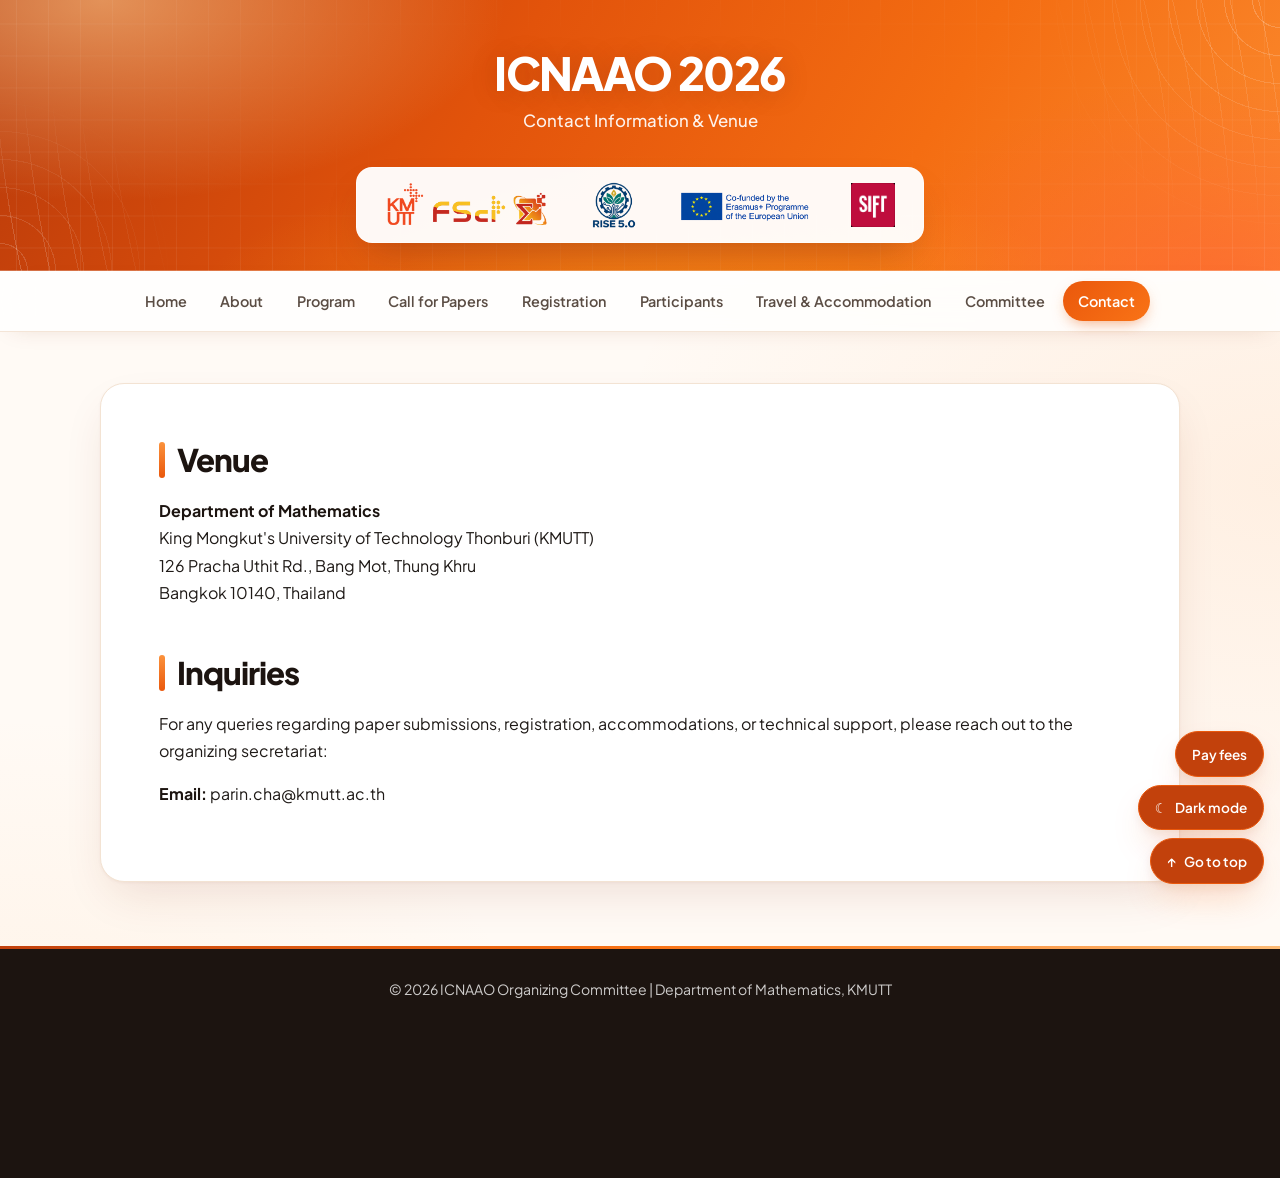
<file: contact.html>
<!DOCTYPE html>
<html lang="en">
<head>
<!-- Google tag (gtag.js) -->
<script async src="https://www.googletagmanager.com/gtag/js?id=G-36C33C0RKT"></script>
<script>
  window.dataLayer = window.dataLayer || [];
  function gtag(){dataLayer.push(arguments);}
  gtag('js', new Date());

  gtag('config', 'G-36C33C0RKT');
</script>
    <meta charset="UTF-8">
    <meta name="viewport" content="width=device-width, initial-scale=1.0">
    <title>ICNAAO 2026 - Contact</title>
    <script src="theme.js"></script>
    <link rel="stylesheet" href="style.css">
</head>
<body>

    <header id="page-top">
        <h1>ICNAAO 2026</h1>
        <p>Contact Information & Venue</p>

        <div class="header-logos" aria-label="Conference organizers, partners, and sponsors">
            <img class="logo-kmutt" src="assets/kmutt-logos-transparent.png" alt="King Mongkut's University of Technology Thonburi (KMUTT), Faculty of Science, and Department of Mathematics logos" loading="lazy">
            <img class="logo-rise50" src="assets/rise50-transparent.png" alt="RISE 5.0 logo" loading="lazy">
            <img class="logo-erasmus" src="assets/erasmus-transparent.png" alt="Co-funded by the Erasmus+ Programme of the European Union" loading="lazy">
            <img class="logo-sift" src="assets/sift.jpeg" alt="SIFT sponsor logo" width="56" height="56" loading="lazy">
        </div>
    </header>

    <nav>
        <a href="index.html">Home</a>
        <a href="about.html">About</a>
        <a href="program.html">Program</a>
        <a href="call-for-papers.html">Call for Papers</a>
        <a href="registration.html">Registration</a>
        <a href="participants.html">Participants</a>
        <a href="travel.html">Travel &amp; Accommodation</a>
        <a href="committee.html">Committee</a>
        <a href="contact.html" class="active">Contact</a>
    </nav>

    <div class="container">
        <h2>Venue</h2>
        <p><strong>Department of Mathematics</strong><br>
        King Mongkut's University of Technology Thonburi (KMUTT)<br>
        126 Pracha Uthit Rd., Bang Mot, Thung Khru<br>
        Bangkok 10140, Thailand</p>

        <h2>Inquiries</h2>
        <p>For any queries regarding paper submissions, registration, accommodations, or technical support, please reach out to the organizing secretariat:</p>
        <p><strong>Email:</strong> parin.cha@kmutt.ac.th</p>
    </div>

    <div class="floating-page-links" role="navigation" aria-label="Page shortcuts">
        <a class="floating-page-link payment-link" href="https://pay.mathpayment.com/" target="_blank" rel="noopener noreferrer" aria-label="Pay your ICNAAO 2026 registration fee">Pay fees</a>
        <button class="floating-page-link theme-toggle" id="theme-toggle" type="button" aria-label="Switch to dark mode" hidden><span aria-hidden="true" data-theme-icon>☾</span><span data-theme-label>Dark mode</span></button>
        <a class="floating-page-link" href="#page-top"><span aria-hidden="true">↑</span> Go to top</a>
    </div>

    <footer>

        <p>&copy; 2026 ICNAAO Organizing Committee | Department of Mathematics, KMUTT</p>
    </footer>

</body>
</html>
</file>
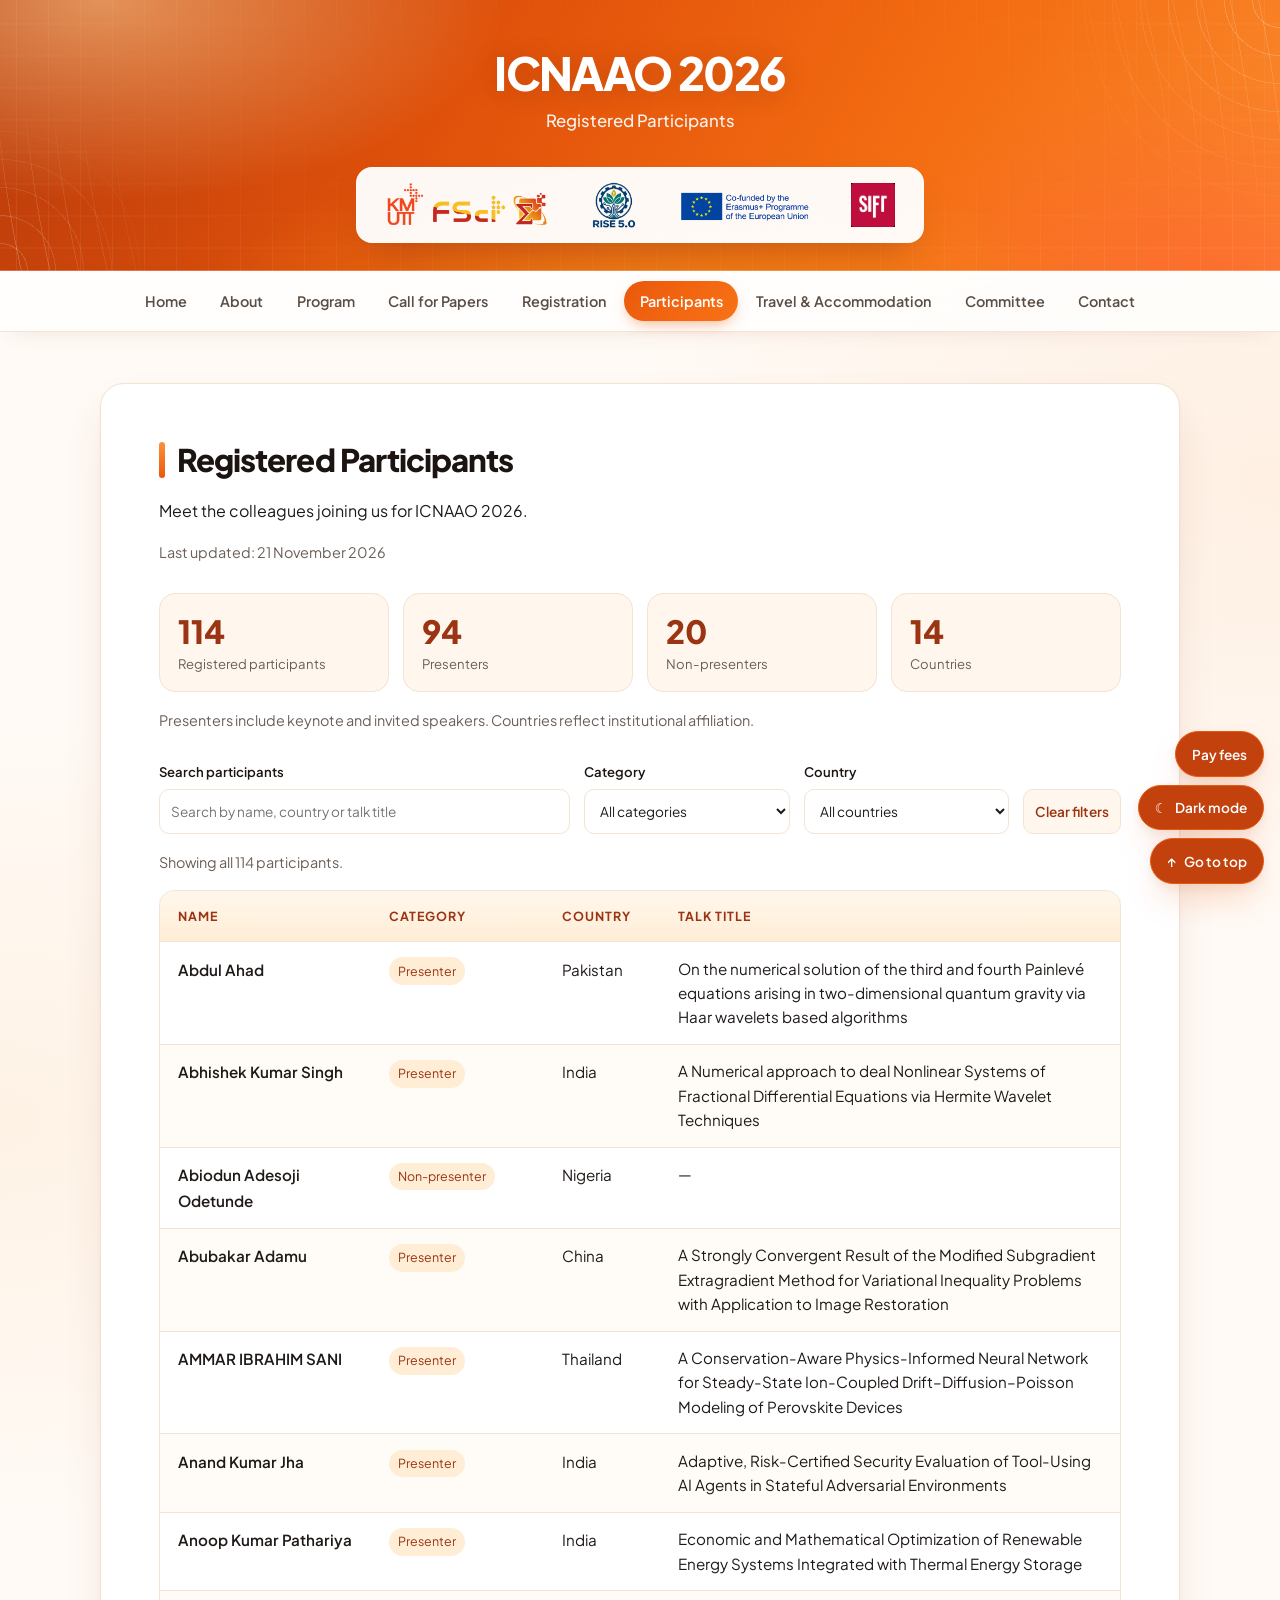
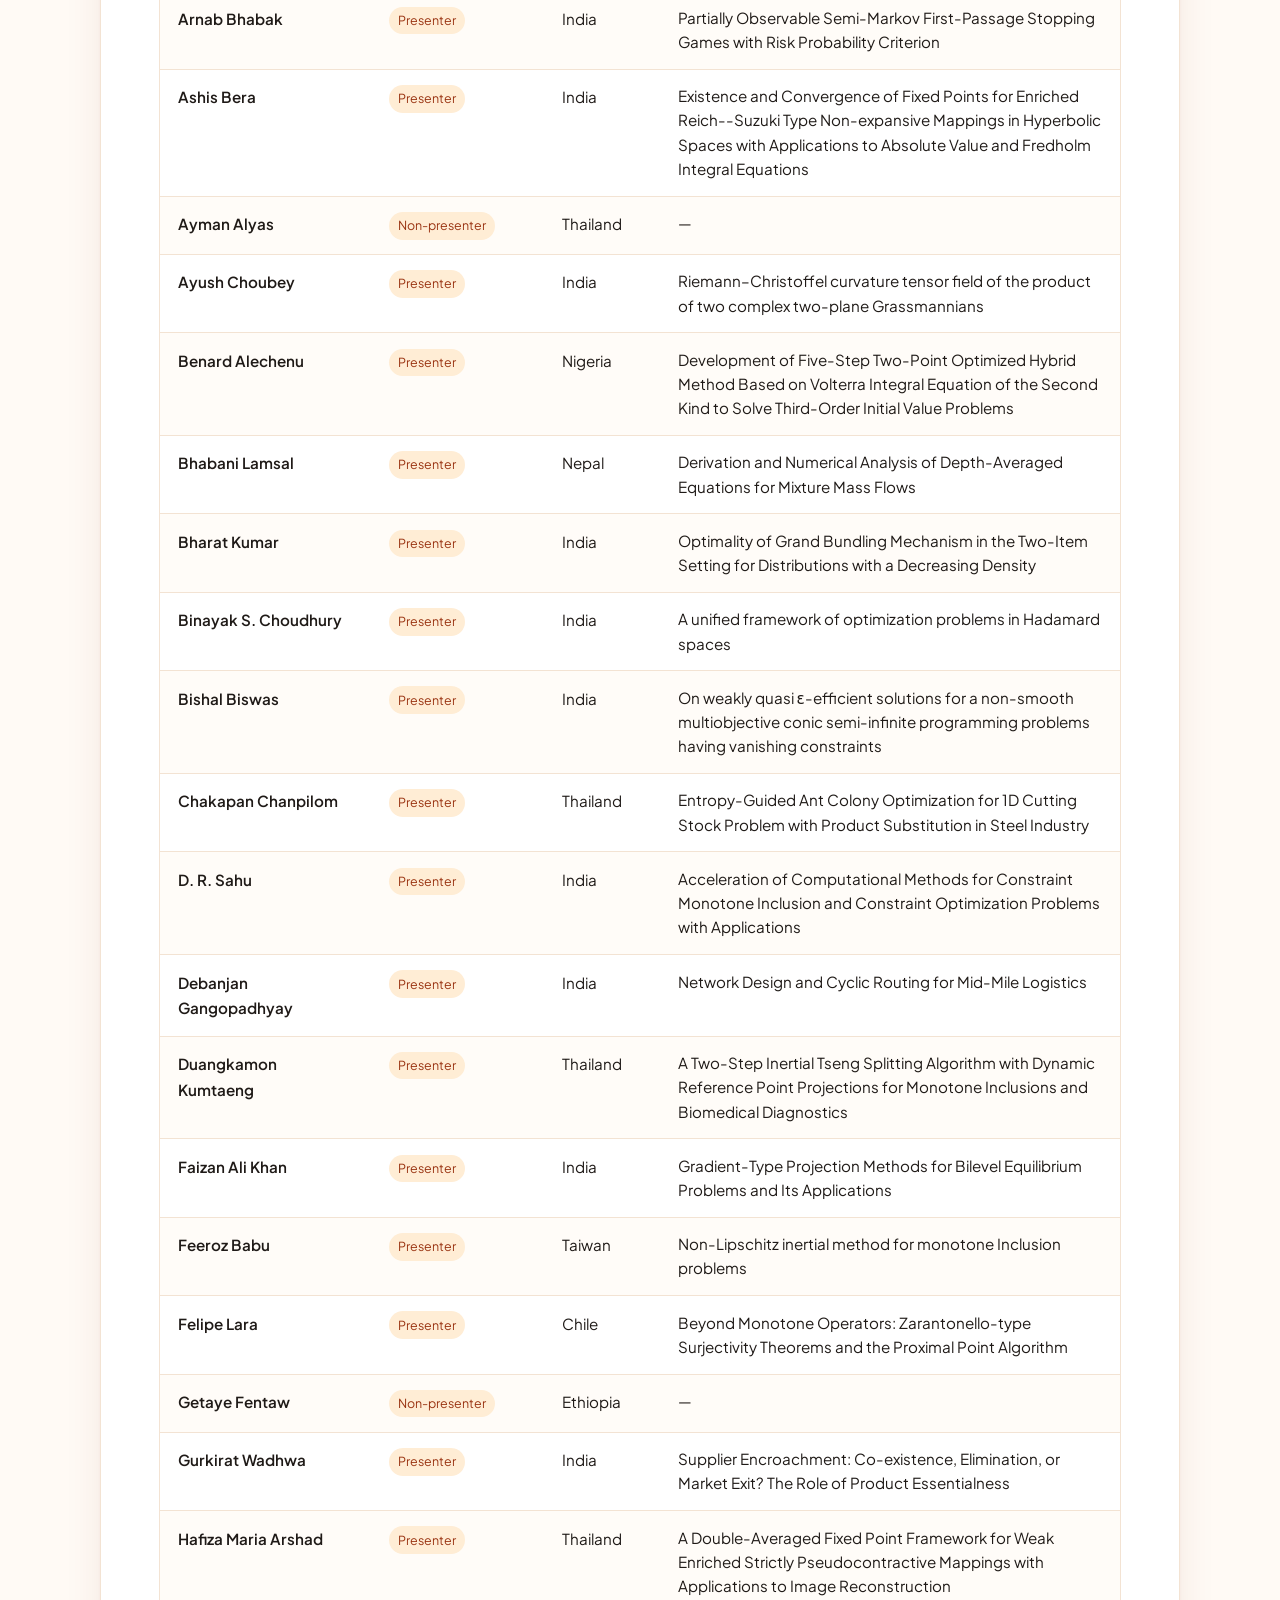
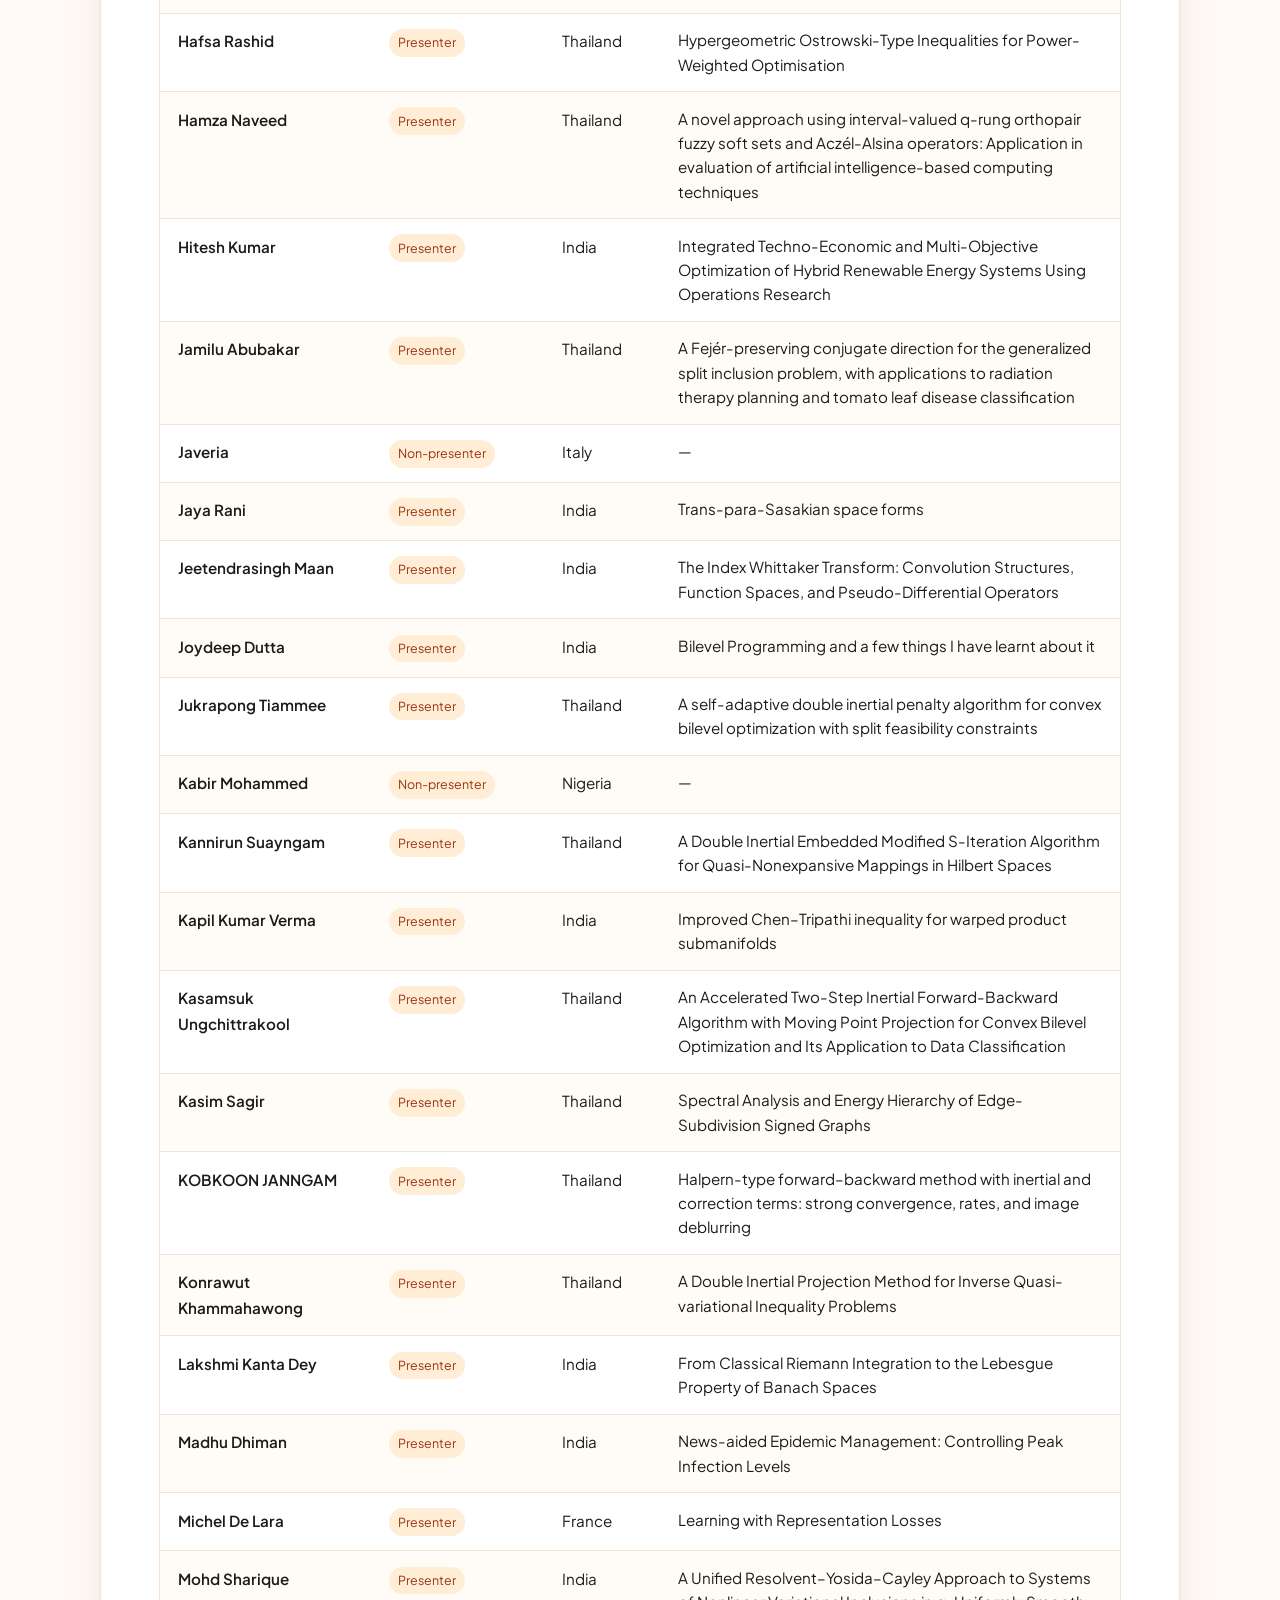
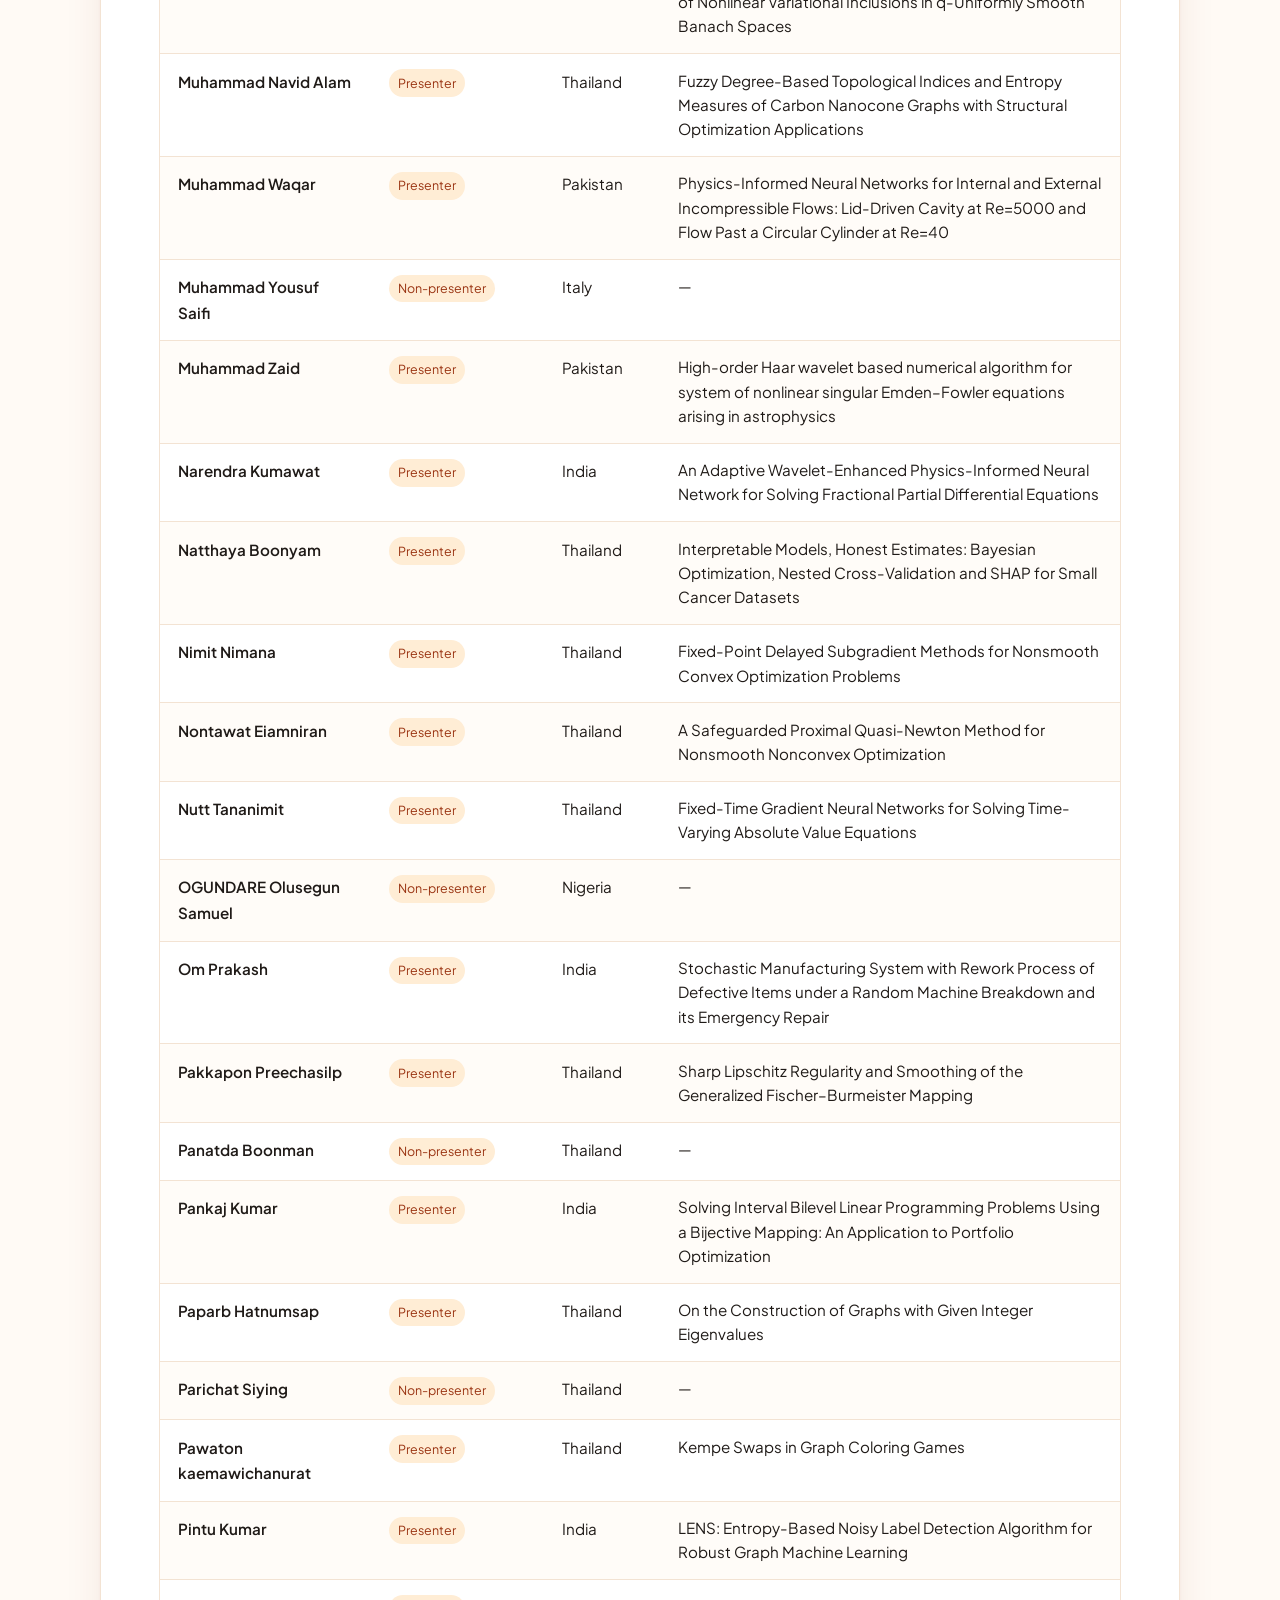
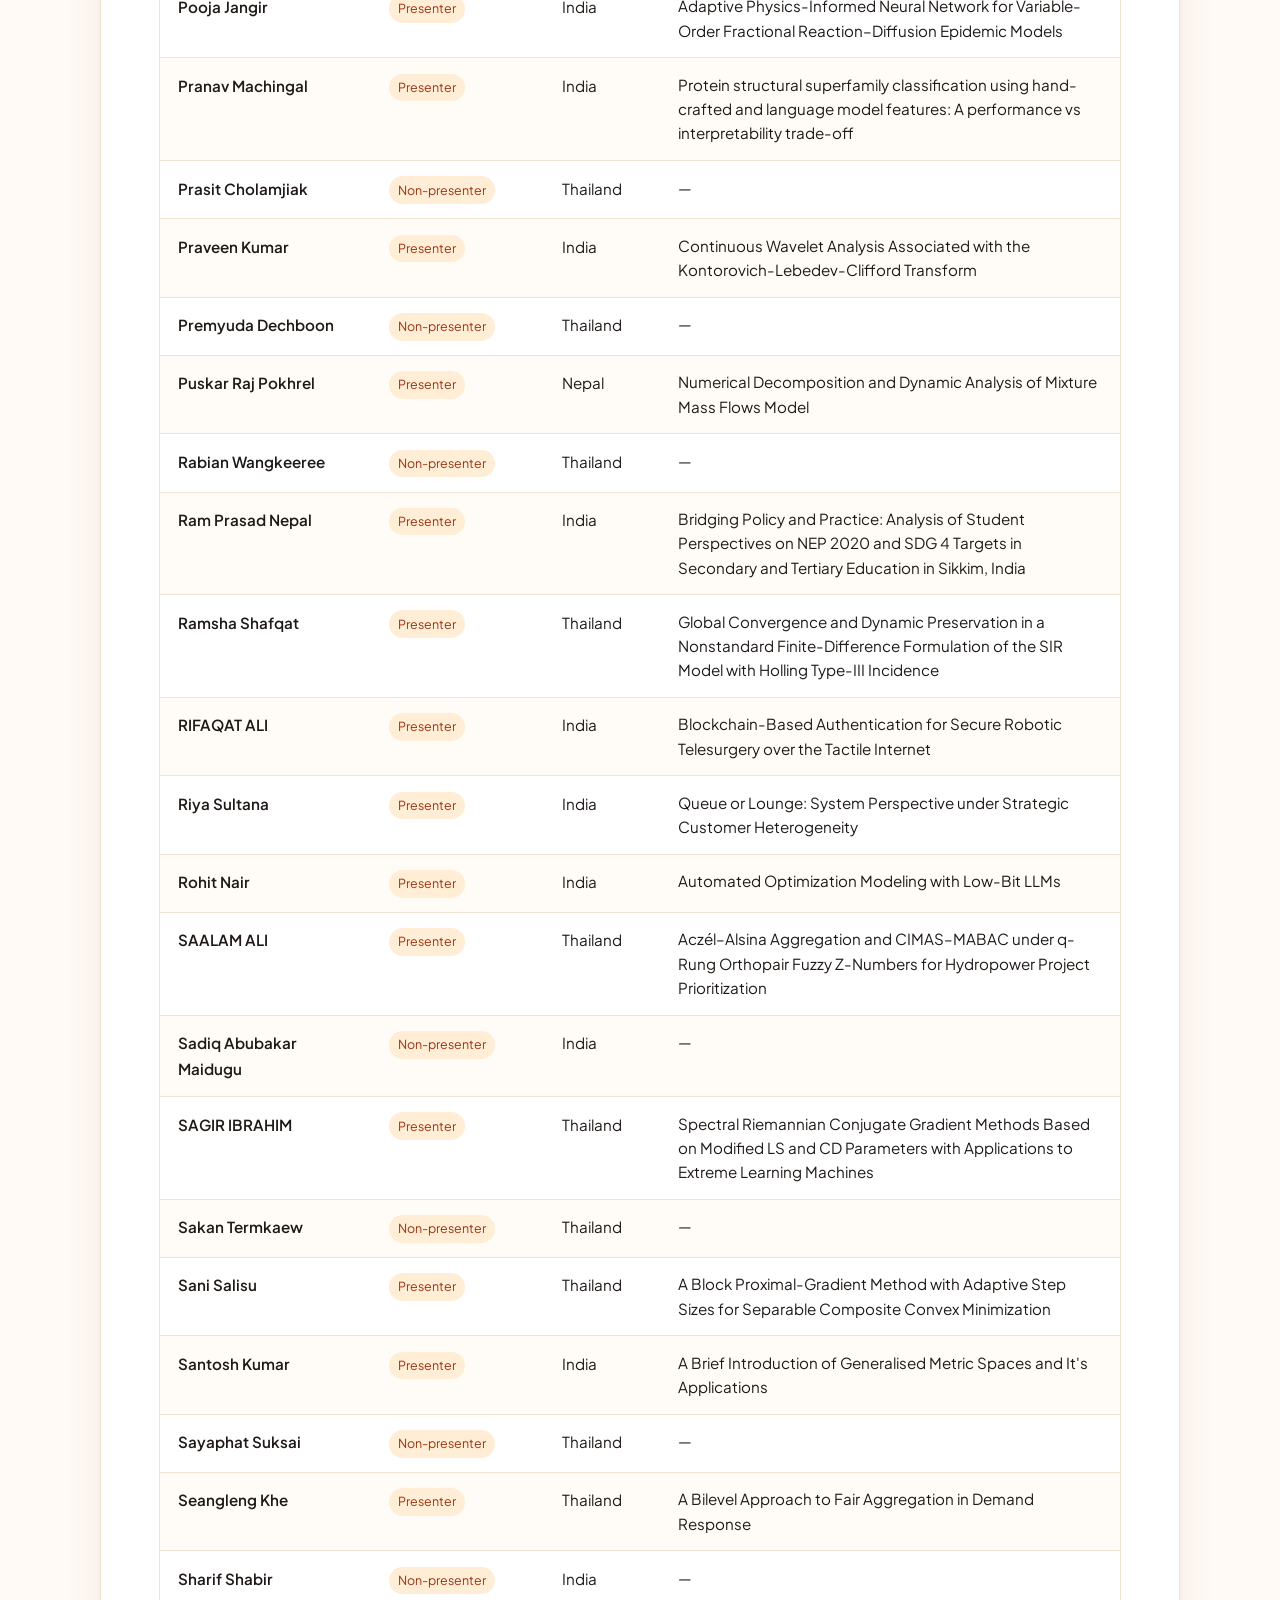
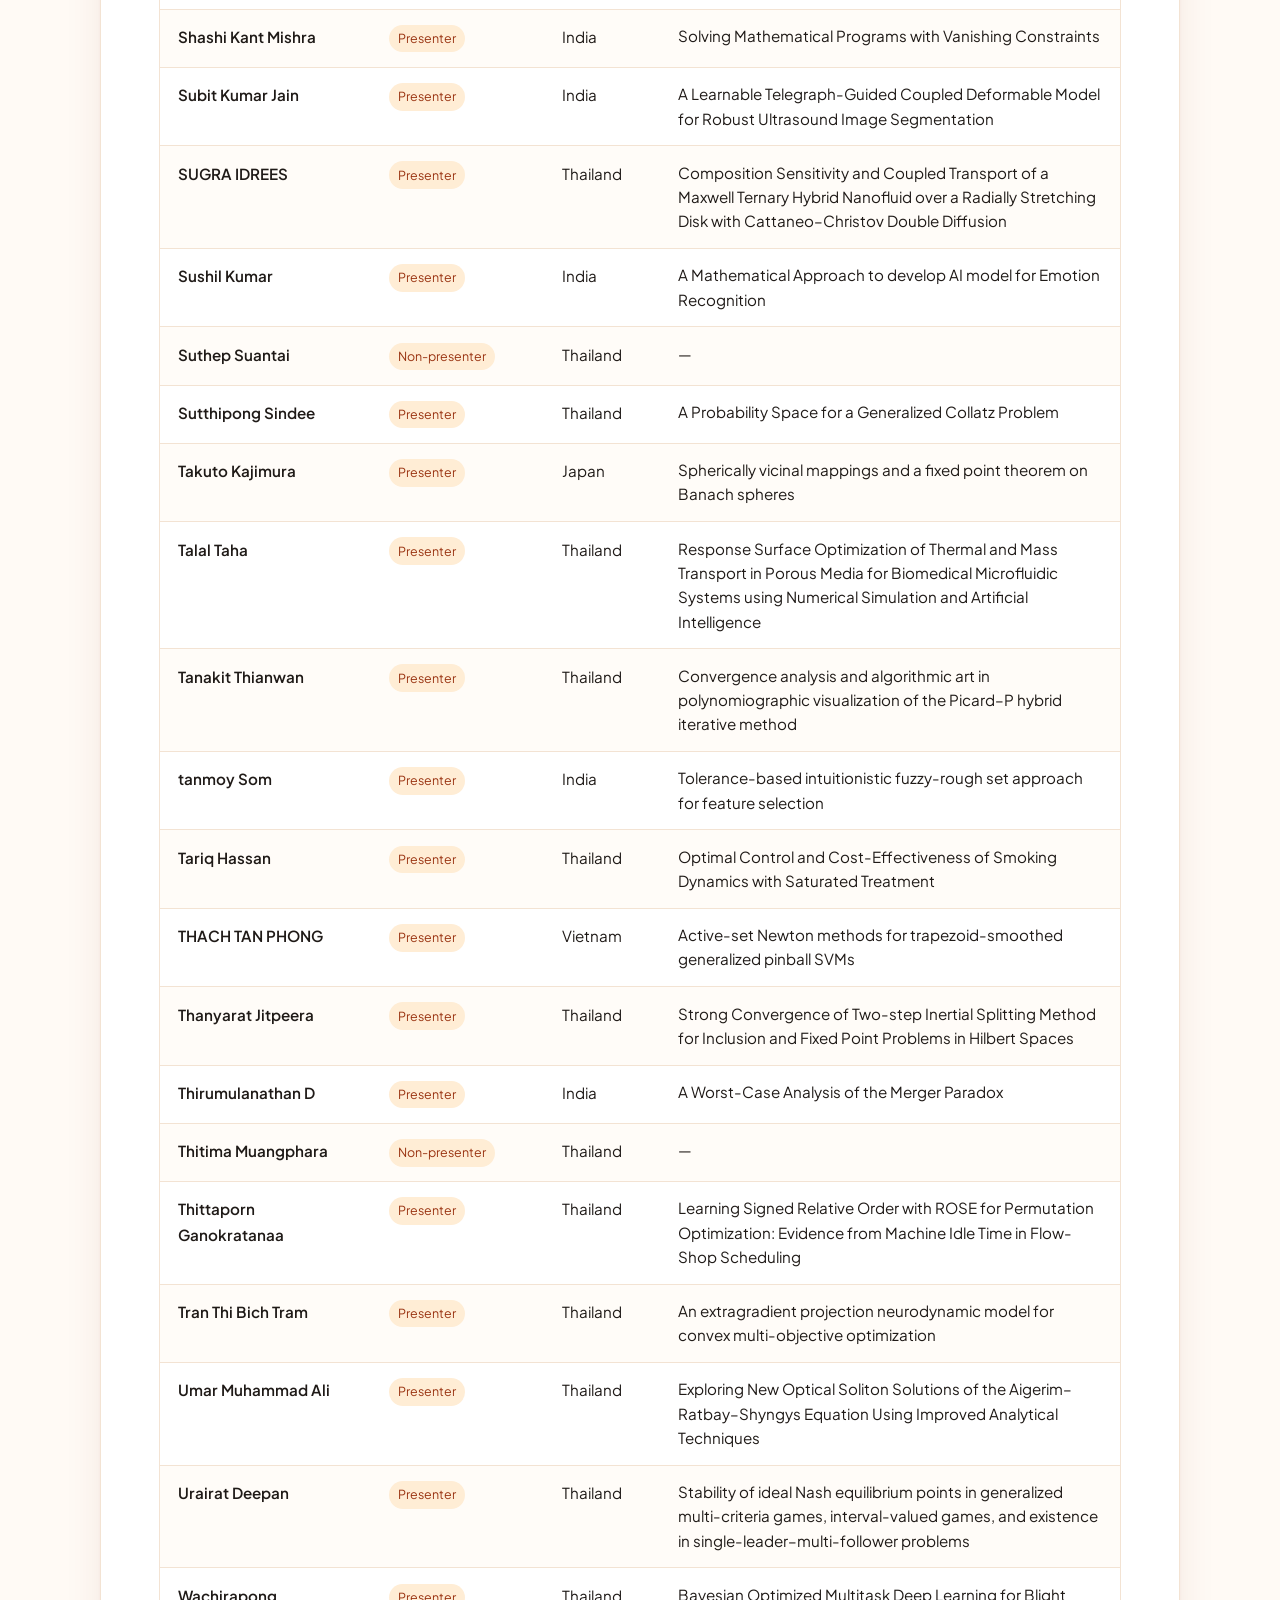
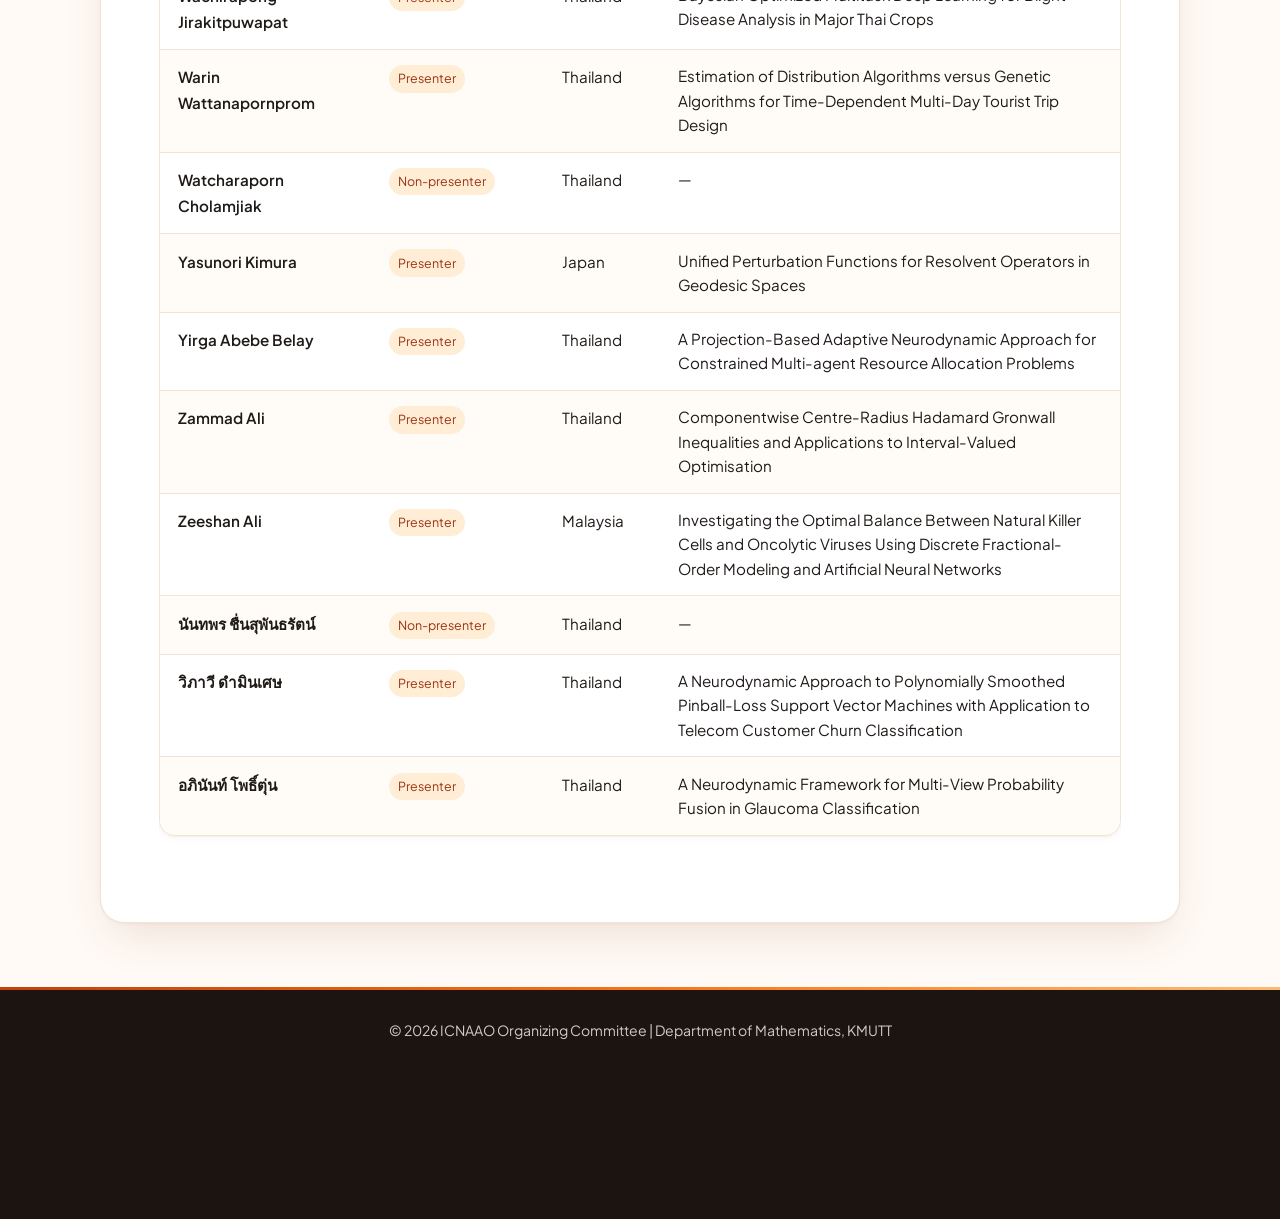
<file: participants.html>
<!DOCTYPE html>
<html lang="en">
<head>
<!-- Google tag (gtag.js) -->
<script async src="https://www.googletagmanager.com/gtag/js?id=G-36C33C0RKT"></script>
<script>
  window.dataLayer = window.dataLayer || [];
  function gtag(){dataLayer.push(arguments);}
  gtag('js', new Date());

  gtag('config', 'G-36C33C0RKT');
</script>
    <meta charset="UTF-8">
    <meta name="viewport" content="width=device-width, initial-scale=1.0">
    <title>ICNAAO 2026 - Registered Participants</title>
    <script src="theme.js"></script>
    <link rel="stylesheet" href="style.css">
    <link rel="stylesheet" href="participants.css">
    <script src="participants.js" defer></script>
</head>
<body>

    <header id="page-top">
        <h1>ICNAAO 2026</h1>
        <p>Registered Participants</p>

        <div class="header-logos" aria-label="Conference organizers, partners, and sponsors">
            <img class="logo-kmutt" src="assets/kmutt-logos-transparent.png" alt="King Mongkut's University of Technology Thonburi (KMUTT), Faculty of Science, and Department of Mathematics logos" loading="lazy">
            <img class="logo-rise50" src="assets/rise50-transparent.png" alt="RISE 5.0 logo" loading="lazy">
            <img class="logo-erasmus" src="assets/erasmus-transparent.png" alt="Co-funded by the Erasmus+ Programme of the European Union" loading="lazy">
            <img class="logo-sift" src="assets/sift.jpeg" alt="SIFT sponsor logo" width="56" height="56" loading="lazy">
        </div>
    </header>

    <nav>
        <a href="index.html">Home</a>
        <a href="about.html">About</a>
        <a href="program.html">Program</a>
        <a href="call-for-papers.html">Call for Papers</a>
        <a href="registration.html">Registration</a>
        <a href="participants.html" class="active" aria-current="page">Participants</a>
        <a href="travel.html">Travel &amp; Accommodation</a>
        <a href="committee.html">Committee</a>
        <a href="contact.html">Contact</a>
    </nav>

    <main class="container participants-page" id="main-content">
        <h2>Registered Participants</h2>
        <p>Meet the colleagues joining us for ICNAAO 2026.</p>
        <p class="participants-updated">Last updated: <time datetime="2026-11-21">21 November 2026</time></p>

        <dl class="participants-summary" aria-label="Registration summary">
            <div><dt>Registered participants</dt><dd>114</dd></div>
            <div><dt>Presenters</dt><dd>94</dd></div>
            <div><dt>Non-presenters</dt><dd>20</dd></div>
            <div><dt>Countries</dt><dd>14</dd></div>
        </dl>

        <p class="participants-note">Presenters include keynote and invited speakers. Countries reflect institutional affiliation.</p>

        <form class="participants-filters" id="participant-filters" role="search" hidden>
            <div class="participant-search">
                <label for="participant-search">Search participants</label>
                <input type="search" id="participant-search" placeholder="Search by name, country or talk title" autocomplete="off">
            </div>
            <div>
                <label for="participant-category">Category</label>
                <select id="participant-category">
                    <option value="">All categories</option>
                    <option value="Presenter">Presenters</option>
                    <option value="Non-presenter">Non-presenters</option>
                </select>
            </div>
            <div>
                <label for="participant-country">Country</label>
                <select id="participant-country">
                    <option value="">All countries</option>
                        <option value="Chile">Chile</option>
                        <option value="China">China</option>
                        <option value="Ethiopia">Ethiopia</option>
                        <option value="France">France</option>
                        <option value="India">India</option>
                        <option value="Italy">Italy</option>
                        <option value="Japan">Japan</option>
                        <option value="Malaysia">Malaysia</option>
                        <option value="Nepal">Nepal</option>
                        <option value="Nigeria">Nigeria</option>
                        <option value="Pakistan">Pakistan</option>
                        <option value="Taiwan">Taiwan</option>
                        <option value="Thailand">Thailand</option>
                        <option value="Vietnam">Vietnam</option>
                </select>
            </div>
            <button type="reset">Clear filters</button>
        </form>

        <p id="participant-result-count" role="status" aria-live="polite" aria-atomic="true">Showing all 114 participants.</p>
        <div class="participants-table-wrapper" role="region" aria-label="Registered participants table" tabindex="0">
            <table id="participants-table">
                <caption>ICNAAO 2026 registered participants</caption>
                <colgroup>
                    <col class="participant-name-column">
                    <col class="participant-category-column">
                    <col class="participant-country-column">
                    <col class="participant-title-column">
                </colgroup>
                <thead>
                    <tr><th scope="col">Name</th><th scope="col">Category</th><th scope="col">Country</th><th scope="col">Talk title</th></tr>
                </thead>
                <tbody>
                    <tr data-participant>
                        <td class="participant-name">Abdul Ahad</td>
                        <td><span class="participant-category">Presenter</span></td>
                        <td>Pakistan</td>
                        <td class="participant-title">On the numerical solution of the third and fourth Painlevé equations arising in two-dimensional quantum gravity via Haar wavelets based algorithms</td>
                    </tr>
                    <tr data-participant>
                        <td class="participant-name">Abhishek Kumar Singh</td>
                        <td><span class="participant-category">Presenter</span></td>
                        <td>India</td>
                        <td class="participant-title">A Numerical approach to deal Nonlinear Systems of Fractional Differential Equations via Hermite Wavelet Techniques</td>
                    </tr>
                    <tr data-participant>
                        <td class="participant-name">Abiodun Adesoji Odetunde</td>
                        <td><span class="participant-category">Non-presenter</span></td>
                        <td>Nigeria</td>
                        <td class="participant-title">—</td>
                    </tr>
                    <tr data-participant>
                        <td class="participant-name">Abubakar Adamu</td>
                        <td><span class="participant-category">Presenter</span></td>
                        <td>China</td>
                        <td class="participant-title">A Strongly Convergent Result of the Modified Subgradient Extragradient Method for Variational Inequality Problems with Application to Image Restoration</td>
                    </tr>
                    <tr data-participant>
                        <td class="participant-name">AMMAR IBRAHIM SANI</td>
                        <td><span class="participant-category">Presenter</span></td>
                        <td>Thailand</td>
                        <td class="participant-title">A Conservation-Aware Physics-Informed Neural Network for Steady-State Ion-Coupled Drift–Diffusion–Poisson Modeling of Perovskite Devices</td>
                    </tr>
                    <tr data-participant>
                        <td class="participant-name">Anand Kumar Jha</td>
                        <td><span class="participant-category">Presenter</span></td>
                        <td>India</td>
                        <td class="participant-title">Adaptive, Risk-Certified Security Evaluation of Tool-Using AI Agents in Stateful Adversarial Environments</td>
                    </tr>
                    <tr data-participant>
                        <td class="participant-name">Anoop Kumar Pathariya</td>
                        <td><span class="participant-category">Presenter</span></td>
                        <td>India</td>
                        <td class="participant-title">Economic and Mathematical Optimization of Renewable Energy Systems Integrated with Thermal Energy Storage</td>
                    </tr>
                    <tr data-participant>
                        <td class="participant-name">Arnab Bhabak</td>
                        <td><span class="participant-category">Presenter</span></td>
                        <td>India</td>
                        <td class="participant-title">Partially Observable Semi-Markov First-Passage Stopping Games with Risk Probability Criterion</td>
                    </tr>
                    <tr data-participant>
                        <td class="participant-name">Ashis Bera</td>
                        <td><span class="participant-category">Presenter</span></td>
                        <td>India</td>
                        <td class="participant-title">Existence and Convergence of Fixed Points for Enriched Reich--Suzuki Type Non-expansive Mappings in Hyperbolic Spaces with Applications to Absolute Value and Fredholm Integral Equations</td>
                    </tr>
                    <tr data-participant>
                        <td class="participant-name">Ayman Alyas</td>
                        <td><span class="participant-category">Non-presenter</span></td>
                        <td>Thailand</td>
                        <td class="participant-title">—</td>
                    </tr>
                    <tr data-participant>
                        <td class="participant-name">Ayush Choubey</td>
                        <td><span class="participant-category">Presenter</span></td>
                        <td>India</td>
                        <td class="participant-title">Riemann–Christoffel curvature tensor field of the product of two complex two-plane Grassmannians</td>
                    </tr>
                    <tr data-participant>
                        <td class="participant-name">Benard Alechenu</td>
                        <td><span class="participant-category">Presenter</span></td>
                        <td>Nigeria</td>
                        <td class="participant-title">Development of Five-Step Two-Point Optimized Hybrid Method Based on Volterra Integral Equation of the Second Kind to Solve Third-Order Initial Value Problems</td>
                    </tr>
                    <tr data-participant>
                        <td class="participant-name">Bhabani Lamsal</td>
                        <td><span class="participant-category">Presenter</span></td>
                        <td>Nepal</td>
                        <td class="participant-title">Derivation and Numerical Analysis of Depth-Averaged Equations for Mixture Mass Flows</td>
                    </tr>
                    <tr data-participant>
                        <td class="participant-name">Bharat Kumar</td>
                        <td><span class="participant-category">Presenter</span></td>
                        <td>India</td>
                        <td class="participant-title">Optimality of Grand Bundling Mechanism in the Two-Item Setting for Distributions with a Decreasing Density</td>
                    </tr>
                    <tr data-participant>
                        <td class="participant-name">Binayak S. Choudhury</td>
                        <td><span class="participant-category">Presenter</span></td>
                        <td>India</td>
                        <td class="participant-title">A unified framework of optimization problems in Hadamard spaces</td>
                    </tr>
                    <tr data-participant>
                        <td class="participant-name">Bishal Biswas</td>
                        <td><span class="participant-category">Presenter</span></td>
                        <td>India</td>
                        <td class="participant-title">On weakly quasi ε-efficient solutions for a non-smooth multiobjective conic semi-infinite programming problems having vanishing constraints</td>
                    </tr>
                    <tr data-participant>
                        <td class="participant-name">Chakapan Chanpilom</td>
                        <td><span class="participant-category">Presenter</span></td>
                        <td>Thailand</td>
                        <td class="participant-title">Entropy-Guided Ant Colony Optimization for 1D Cutting Stock Problem with Product Substitution in Steel Industry</td>
                    </tr>
                    <tr data-participant>
                        <td class="participant-name">D. R. Sahu</td>
                        <td><span class="participant-category">Presenter</span></td>
                        <td>India</td>
                        <td class="participant-title">Acceleration of Computational Methods for Constraint Monotone Inclusion and Constraint Optimization Problems with Applications</td>
                    </tr>
                    <tr data-participant>
                        <td class="participant-name">Debanjan Gangopadhyay</td>
                        <td><span class="participant-category">Presenter</span></td>
                        <td>India</td>
                        <td class="participant-title">Network Design and Cyclic Routing for Mid-Mile Logistics</td>
                    </tr>
                    <tr data-participant>
                        <td class="participant-name">Duangkamon Kumtaeng</td>
                        <td><span class="participant-category">Presenter</span></td>
                        <td>Thailand</td>
                        <td class="participant-title">A Two-Step Inertial Tseng Splitting Algorithm with Dynamic Reference Point Projections for Monotone Inclusions and Biomedical Diagnostics</td>
                    </tr>
                    <tr data-participant>
                        <td class="participant-name">Faizan Ali Khan</td>
                        <td><span class="participant-category">Presenter</span></td>
                        <td>India</td>
                        <td class="participant-title">Gradient-Type Projection Methods for Bilevel Equilibrium Problems and Its Applications</td>
                    </tr>
                    <tr data-participant>
                        <td class="participant-name">Feeroz Babu</td>
                        <td><span class="participant-category">Presenter</span></td>
                        <td>Taiwan</td>
                        <td class="participant-title">Non-Lipschitz inertial method for monotone Inclusion problems</td>
                    </tr>
                    <tr data-participant>
                        <td class="participant-name">Felipe Lara</td>
                        <td><span class="participant-category">Presenter</span></td>
                        <td>Chile</td>
                        <td class="participant-title">Beyond Monotone Operators: Zarantonello-type Surjectivity Theorems and the Proximal Point Algorithm</td>
                    </tr>
                    <tr data-participant>
                        <td class="participant-name">Getaye Fentaw</td>
                        <td><span class="participant-category">Non-presenter</span></td>
                        <td>Ethiopia</td>
                        <td class="participant-title">—</td>
                    </tr>
                    <tr data-participant>
                        <td class="participant-name">Gurkirat Wadhwa</td>
                        <td><span class="participant-category">Presenter</span></td>
                        <td>India</td>
                        <td class="participant-title">Supplier Encroachment: Co-existence, Elimination, or Market Exit? The Role of Product Essentialness</td>
                    </tr>
                    <tr data-participant>
                        <td class="participant-name">Hafiza Maria Arshad</td>
                        <td><span class="participant-category">Presenter</span></td>
                        <td>Thailand</td>
                        <td class="participant-title">A Double-Averaged Fixed Point Framework for Weak Enriched Strictly Pseudocontractive Mappings with Applications to Image Reconstruction</td>
                    </tr>
                    <tr data-participant>
                        <td class="participant-name">Hafsa Rashid</td>
                        <td><span class="participant-category">Presenter</span></td>
                        <td>Thailand</td>
                        <td class="participant-title">Hypergeometric Ostrowski-Type Inequalities for Power-Weighted Optimisation</td>
                    </tr>
                    <tr data-participant>
                        <td class="participant-name">Hamza Naveed</td>
                        <td><span class="participant-category">Presenter</span></td>
                        <td>Thailand</td>
                        <td class="participant-title">A novel approach using interval-valued q-rung orthopair fuzzy soft sets and Aczél-Alsina operators: Application in evaluation of artificial intelligence-based computing techniques</td>
                    </tr>
                    <tr data-participant>
                        <td class="participant-name">Hitesh Kumar</td>
                        <td><span class="participant-category">Presenter</span></td>
                        <td>India</td>
                        <td class="participant-title">Integrated Techno-Economic and Multi-Objective Optimization of Hybrid Renewable Energy Systems Using Operations Research</td>
                    </tr>
                    <tr data-participant>
                        <td class="participant-name">Jamilu Abubakar</td>
                        <td><span class="participant-category">Presenter</span></td>
                        <td>Thailand</td>
                        <td class="participant-title">A Fejér-preserving conjugate direction for the generalized split inclusion problem, with applications to radiation therapy planning and tomato leaf disease classification</td>
                    </tr>
                    <tr data-participant>
                        <td class="participant-name">Javeria</td>
                        <td><span class="participant-category">Non-presenter</span></td>
                        <td>Italy</td>
                        <td class="participant-title">—</td>
                    </tr>
                    <tr data-participant>
                        <td class="participant-name">Jaya Rani</td>
                        <td><span class="participant-category">Presenter</span></td>
                        <td>India</td>
                        <td class="participant-title">Trans-para-Sasakian space forms</td>
                    </tr>
                    <tr data-participant>
                        <td class="participant-name">Jeetendrasingh Maan</td>
                        <td><span class="participant-category">Presenter</span></td>
                        <td>India</td>
                        <td class="participant-title">The Index Whittaker Transform: Convolution Structures, Function Spaces, and Pseudo-Differential Operators</td>
                    </tr>
                    <tr data-participant>
                        <td class="participant-name">Joydeep Dutta</td>
                        <td><span class="participant-category">Presenter</span></td>
                        <td>India</td>
                        <td class="participant-title">Bilevel Programming and a few things I have learnt about it</td>
                    </tr>
                    <tr data-participant>
                        <td class="participant-name">Jukrapong Tiammee</td>
                        <td><span class="participant-category">Presenter</span></td>
                        <td>Thailand</td>
                        <td class="participant-title">A self-adaptive double inertial penalty algorithm for convex bilevel optimization with split feasibility constraints</td>
                    </tr>
                    <tr data-participant>
                        <td class="participant-name">Kabir Mohammed</td>
                        <td><span class="participant-category">Non-presenter</span></td>
                        <td>Nigeria</td>
                        <td class="participant-title">—</td>
                    </tr>
                    <tr data-participant>
                        <td class="participant-name">Kannirun Suayngam</td>
                        <td><span class="participant-category">Presenter</span></td>
                        <td>Thailand</td>
                        <td class="participant-title">A Double Inertial Embedded Modified S-Iteration Algorithm for Quasi-Nonexpansive Mappings in Hilbert Spaces</td>
                    </tr>
                    <tr data-participant>
                        <td class="participant-name">Kapil Kumar Verma</td>
                        <td><span class="participant-category">Presenter</span></td>
                        <td>India</td>
                        <td class="participant-title">Improved Chen–Tripathi inequality for warped product submanifolds</td>
                    </tr>
                    <tr data-participant>
                        <td class="participant-name">Kasamsuk Ungchittrakool</td>
                        <td><span class="participant-category">Presenter</span></td>
                        <td>Thailand</td>
                        <td class="participant-title">An Accelerated Two-Step Inertial Forward-Backward Algorithm with Moving Point Projection for Convex Bilevel Optimization and Its Application to Data Classification</td>
                    </tr>
                    <tr data-participant>
                        <td class="participant-name">Kasim Sagir</td>
                        <td><span class="participant-category">Presenter</span></td>
                        <td>Thailand</td>
                        <td class="participant-title">Spectral Analysis and Energy Hierarchy of Edge-Subdivision Signed Graphs</td>
                    </tr>
                    <tr data-participant>
                        <td class="participant-name">KOBKOON JANNGAM</td>
                        <td><span class="participant-category">Presenter</span></td>
                        <td>Thailand</td>
                        <td class="participant-title">Halpern-type forward–backward method with inertial and correction terms: strong convergence, rates, and image deblurring</td>
                    </tr>
                    <tr data-participant>
                        <td class="participant-name">Konrawut Khammahawong</td>
                        <td><span class="participant-category">Presenter</span></td>
                        <td>Thailand</td>
                        <td class="participant-title">A Double Inertial Projection Method for Inverse Quasi-variational Inequality Problems</td>
                    </tr>
                    <tr data-participant>
                        <td class="participant-name">Lakshmi Kanta Dey</td>
                        <td><span class="participant-category">Presenter</span></td>
                        <td>India</td>
                        <td class="participant-title">From Classical Riemann Integration to the Lebesgue Property of Banach Spaces</td>
                    </tr>
                    <tr data-participant>
                        <td class="participant-name">Madhu Dhiman</td>
                        <td><span class="participant-category">Presenter</span></td>
                        <td>India</td>
                        <td class="participant-title">News-aided Epidemic Management: Controlling Peak Infection Levels</td>
                    </tr>
                    <tr data-participant>
                        <td class="participant-name">Michel De Lara</td>
                        <td><span class="participant-category">Presenter</span></td>
                        <td>France</td>
                        <td class="participant-title">Learning with Representation Losses</td>
                    </tr>
                    <tr data-participant>
                        <td class="participant-name">Mohd Sharique</td>
                        <td><span class="participant-category">Presenter</span></td>
                        <td>India</td>
                        <td class="participant-title">A Unified Resolvent–Yosida–Cayley Approach to Systems of Nonlinear Variational Inclusions in q-Uniformly Smooth Banach Spaces</td>
                    </tr>
                    <tr data-participant>
                        <td class="participant-name">Muhammad Navid Alam</td>
                        <td><span class="participant-category">Presenter</span></td>
                        <td>Thailand</td>
                        <td class="participant-title">Fuzzy Degree-Based Topological Indices and Entropy Measures of Carbon Nanocone Graphs with Structural Optimization Applications</td>
                    </tr>
                    <tr data-participant>
                        <td class="participant-name">Muhammad Waqar</td>
                        <td><span class="participant-category">Presenter</span></td>
                        <td>Pakistan</td>
                        <td class="participant-title">Physics-Informed Neural Networks for Internal and External Incompressible Flows: Lid-Driven Cavity at Re=5000 and Flow Past a Circular Cylinder at Re=40</td>
                    </tr>
                    <tr data-participant>
                        <td class="participant-name">Muhammad Yousuf Saifi</td>
                        <td><span class="participant-category">Non-presenter</span></td>
                        <td>Italy</td>
                        <td class="participant-title">—</td>
                    </tr>
                    <tr data-participant>
                        <td class="participant-name">Muhammad Zaid</td>
                        <td><span class="participant-category">Presenter</span></td>
                        <td>Pakistan</td>
                        <td class="participant-title">High-order Haar wavelet based numerical algorithm for system of nonlinear singular Emden–Fowler equations arising in astrophysics</td>
                    </tr>
                    <tr data-participant>
                        <td class="participant-name">Narendra Kumawat</td>
                        <td><span class="participant-category">Presenter</span></td>
                        <td>India</td>
                        <td class="participant-title">An Adaptive Wavelet-Enhanced Physics-Informed Neural Network for Solving Fractional Partial Differential Equations</td>
                    </tr>
                    <tr data-participant>
                        <td class="participant-name">Natthaya Boonyam</td>
                        <td><span class="participant-category">Presenter</span></td>
                        <td>Thailand</td>
                        <td class="participant-title">Interpretable Models, Honest Estimates: Bayesian Optimization, Nested Cross-Validation and SHAP for Small Cancer Datasets</td>
                    </tr>
                    <tr data-participant>
                        <td class="participant-name">Nimit Nimana</td>
                        <td><span class="participant-category">Presenter</span></td>
                        <td>Thailand</td>
                        <td class="participant-title">Fixed-Point Delayed Subgradient Methods for Nonsmooth Convex Optimization Problems</td>
                    </tr>
                    <tr data-participant>
                        <td class="participant-name">Nontawat Eiamniran</td>
                        <td><span class="participant-category">Presenter</span></td>
                        <td>Thailand</td>
                        <td class="participant-title">A Safeguarded Proximal Quasi-Newton Method for Nonsmooth Nonconvex Optimization</td>
                    </tr>
                    <tr data-participant>
                        <td class="participant-name">Nutt Tananimit</td>
                        <td><span class="participant-category">Presenter</span></td>
                        <td>Thailand</td>
                        <td class="participant-title">Fixed-Time Gradient Neural Networks for Solving Time-Varying Absolute Value Equations</td>
                    </tr>
                    <tr data-participant>
                        <td class="participant-name">OGUNDARE Olusegun Samuel</td>
                        <td><span class="participant-category">Non-presenter</span></td>
                        <td>Nigeria</td>
                        <td class="participant-title">—</td>
                    </tr>
                    <tr data-participant>
                        <td class="participant-name">Om Prakash</td>
                        <td><span class="participant-category">Presenter</span></td>
                        <td>India</td>
                        <td class="participant-title">Stochastic Manufacturing System with Rework Process of Defective Items under a Random Machine Breakdown and its Emergency Repair</td>
                    </tr>
                    <tr data-participant>
                        <td class="participant-name">Pakkapon Preechasilp</td>
                        <td><span class="participant-category">Presenter</span></td>
                        <td>Thailand</td>
                        <td class="participant-title">Sharp Lipschitz Regularity and Smoothing of the Generalized Fischer–Burmeister Mapping</td>
                    </tr>
                    <tr data-participant>
                        <td class="participant-name">Panatda Boonman</td>
                        <td><span class="participant-category">Non-presenter</span></td>
                        <td>Thailand</td>
                        <td class="participant-title">—</td>
                    </tr>
                    <tr data-participant>
                        <td class="participant-name">Pankaj Kumar</td>
                        <td><span class="participant-category">Presenter</span></td>
                        <td>India</td>
                        <td class="participant-title">Solving Interval Bilevel Linear Programming Problems Using a Bijective Mapping: An Application to Portfolio Optimization</td>
                    </tr>
                    <tr data-participant>
                        <td class="participant-name">Paparb Hatnumsap</td>
                        <td><span class="participant-category">Presenter</span></td>
                        <td>Thailand</td>
                        <td class="participant-title">On the Construction of Graphs with Given Integer Eigenvalues</td>
                    </tr>
                    <tr data-participant>
                        <td class="participant-name">Parichat Siying</td>
                        <td><span class="participant-category">Non-presenter</span></td>
                        <td>Thailand</td>
                        <td class="participant-title">—</td>
                    </tr>
                    <tr data-participant>
                        <td class="participant-name">Pawaton kaemawichanurat</td>
                        <td><span class="participant-category">Presenter</span></td>
                        <td>Thailand</td>
                        <td class="participant-title">Kempe Swaps in Graph Coloring Games</td>
                    </tr>
                    <tr data-participant>
                        <td class="participant-name">Pintu Kumar</td>
                        <td><span class="participant-category">Presenter</span></td>
                        <td>India</td>
                        <td class="participant-title">LENS: Entropy-Based Noisy Label Detection Algorithm for Robust Graph Machine Learning</td>
                    </tr>
                    <tr data-participant>
                        <td class="participant-name">Pooja Jangir</td>
                        <td><span class="participant-category">Presenter</span></td>
                        <td>India</td>
                        <td class="participant-title">Adaptive Physics-Informed Neural Network for Variable-Order Fractional Reaction–Diffusion Epidemic Models</td>
                    </tr>
                    <tr data-participant>
                        <td class="participant-name">Pranav Machingal</td>
                        <td><span class="participant-category">Presenter</span></td>
                        <td>India</td>
                        <td class="participant-title">Protein structural superfamily classification using hand-crafted and language model features: A performance vs interpretability trade-off</td>
                    </tr>
                    <tr data-participant>
                        <td class="participant-name">Prasit Cholamjiak</td>
                        <td><span class="participant-category">Non-presenter</span></td>
                        <td>Thailand</td>
                        <td class="participant-title">—</td>
                    </tr>
                    <tr data-participant>
                        <td class="participant-name">Praveen Kumar</td>
                        <td><span class="participant-category">Presenter</span></td>
                        <td>India</td>
                        <td class="participant-title">Continuous Wavelet Analysis Associated with the Kontorovich-Lebedev-Clifford Transform</td>
                    </tr>
                    <tr data-participant>
                        <td class="participant-name">Premyuda Dechboon</td>
                        <td><span class="participant-category">Non-presenter</span></td>
                        <td>Thailand</td>
                        <td class="participant-title">—</td>
                    </tr>
                    <tr data-participant>
                        <td class="participant-name">Puskar Raj Pokhrel</td>
                        <td><span class="participant-category">Presenter</span></td>
                        <td>Nepal</td>
                        <td class="participant-title">Numerical Decomposition and Dynamic Analysis of Mixture Mass Flows Model</td>
                    </tr>
                    <tr data-participant>
                        <td class="participant-name">Rabian Wangkeeree</td>
                        <td><span class="participant-category">Non-presenter</span></td>
                        <td>Thailand</td>
                        <td class="participant-title">—</td>
                    </tr>
                    <tr data-participant>
                        <td class="participant-name">Ram Prasad Nepal</td>
                        <td><span class="participant-category">Presenter</span></td>
                        <td>India</td>
                        <td class="participant-title">Bridging Policy and Practice: Analysis of Student Perspectives on NEP 2020 and SDG 4 Targets in Secondary and Tertiary Education in Sikkim, India</td>
                    </tr>
                    <tr data-participant>
                        <td class="participant-name">Ramsha Shafqat</td>
                        <td><span class="participant-category">Presenter</span></td>
                        <td>Thailand</td>
                        <td class="participant-title">Global Convergence and Dynamic Preservation in a Nonstandard Finite-Difference Formulation of the SIR Model with Holling Type-III Incidence</td>
                    </tr>
                    <tr data-participant>
                        <td class="participant-name">RIFAQAT ALI</td>
                        <td><span class="participant-category">Presenter</span></td>
                        <td>India</td>
                        <td class="participant-title">Blockchain-Based Authentication for Secure Robotic Telesurgery over the Tactile Internet</td>
                    </tr>
                    <tr data-participant>
                        <td class="participant-name">Riya Sultana</td>
                        <td><span class="participant-category">Presenter</span></td>
                        <td>India</td>
                        <td class="participant-title">Queue or Lounge: System Perspective under Strategic Customer Heterogeneity</td>
                    </tr>
                    <tr data-participant>
                        <td class="participant-name">Rohit Nair</td>
                        <td><span class="participant-category">Presenter</span></td>
                        <td>India</td>
                        <td class="participant-title">Automated Optimization Modeling with Low-Bit LLMs</td>
                    </tr>
                    <tr data-participant>
                        <td class="participant-name">SAALAM ALI</td>
                        <td><span class="participant-category">Presenter</span></td>
                        <td>Thailand</td>
                        <td class="participant-title">Aczél–Alsina Aggregation and CIMAS–MABAC under q-Rung Orthopair Fuzzy Z-Numbers for Hydropower Project Prioritization</td>
                    </tr>
                    <tr data-participant>
                        <td class="participant-name">Sadiq Abubakar Maidugu</td>
                        <td><span class="participant-category">Non-presenter</span></td>
                        <td>India</td>
                        <td class="participant-title">—</td>
                    </tr>
                    <tr data-participant>
                        <td class="participant-name">SAGIR IBRAHIM</td>
                        <td><span class="participant-category">Presenter</span></td>
                        <td>Thailand</td>
                        <td class="participant-title">Spectral Riemannian Conjugate Gradient Methods Based on Modified LS and CD Parameters with Applications to Extreme Learning Machines</td>
                    </tr>
                    <tr data-participant>
                        <td class="participant-name">Sakan Termkaew</td>
                        <td><span class="participant-category">Non-presenter</span></td>
                        <td>Thailand</td>
                        <td class="participant-title">—</td>
                    </tr>
                    <tr data-participant>
                        <td class="participant-name">Sani Salisu</td>
                        <td><span class="participant-category">Presenter</span></td>
                        <td>Thailand</td>
                        <td class="participant-title">A Block Proximal-Gradient Method with Adaptive Step Sizes for Separable Composite Convex Minimization</td>
                    </tr>
                    <tr data-participant>
                        <td class="participant-name">Santosh Kumar</td>
                        <td><span class="participant-category">Presenter</span></td>
                        <td>India</td>
                        <td class="participant-title">A Brief Introduction of Generalised Metric Spaces and It&#x27;s Applications</td>
                    </tr>
                    <tr data-participant>
                        <td class="participant-name">Sayaphat Suksai</td>
                        <td><span class="participant-category">Non-presenter</span></td>
                        <td>Thailand</td>
                        <td class="participant-title">—</td>
                    </tr>
                    <tr data-participant>
                        <td class="participant-name">Seangleng Khe</td>
                        <td><span class="participant-category">Presenter</span></td>
                        <td>Thailand</td>
                        <td class="participant-title">A Bilevel Approach to Fair Aggregation in Demand Response</td>
                    </tr>
                    <tr data-participant>
                        <td class="participant-name">Sharif Shabir</td>
                        <td><span class="participant-category">Non-presenter</span></td>
                        <td>India</td>
                        <td class="participant-title">—</td>
                    </tr>
                    <tr data-participant>
                        <td class="participant-name">Shashi Kant Mishra</td>
                        <td><span class="participant-category">Presenter</span></td>
                        <td>India</td>
                        <td class="participant-title">Solving Mathematical Programs with Vanishing Constraints</td>
                    </tr>
                    <tr data-participant>
                        <td class="participant-name">Subit Kumar Jain</td>
                        <td><span class="participant-category">Presenter</span></td>
                        <td>India</td>
                        <td class="participant-title">A Learnable Telegraph-Guided Coupled Deformable Model for Robust Ultrasound Image Segmentation</td>
                    </tr>
                    <tr data-participant>
                        <td class="participant-name">SUGRA IDREES</td>
                        <td><span class="participant-category">Presenter</span></td>
                        <td>Thailand</td>
                        <td class="participant-title">Composition Sensitivity and Coupled Transport of a Maxwell Ternary Hybrid Nanofluid over a Radially Stretching Disk with Cattaneo–Christov Double Diffusion</td>
                    </tr>
                    <tr data-participant>
                        <td class="participant-name">Sushil Kumar</td>
                        <td><span class="participant-category">Presenter</span></td>
                        <td>India</td>
                        <td class="participant-title">A Mathematical Approach to develop AI model for Emotion Recognition</td>
                    </tr>
                    <tr data-participant>
                        <td class="participant-name">Suthep Suantai</td>
                        <td><span class="participant-category">Non-presenter</span></td>
                        <td>Thailand</td>
                        <td class="participant-title">—</td>
                    </tr>
                    <tr data-participant>
                        <td class="participant-name">Sutthipong Sindee</td>
                        <td><span class="participant-category">Presenter</span></td>
                        <td>Thailand</td>
                        <td class="participant-title">A Probability Space for a Generalized Collatz Problem</td>
                    </tr>
                    <tr data-participant>
                        <td class="participant-name">Takuto Kajimura</td>
                        <td><span class="participant-category">Presenter</span></td>
                        <td>Japan</td>
                        <td class="participant-title">Spherically vicinal mappings and a fixed point theorem on Banach spheres</td>
                    </tr>
                    <tr data-participant>
                        <td class="participant-name">Talal Taha</td>
                        <td><span class="participant-category">Presenter</span></td>
                        <td>Thailand</td>
                        <td class="participant-title">Response Surface Optimization of Thermal and Mass Transport in Porous Media for Biomedical Microfluidic Systems using Numerical Simulation and Artificial Intelligence</td>
                    </tr>
                    <tr data-participant>
                        <td class="participant-name">Tanakit Thianwan</td>
                        <td><span class="participant-category">Presenter</span></td>
                        <td>Thailand</td>
                        <td class="participant-title">Convergence analysis and algorithmic art in polynomiographic visualization of the Picard–P hybrid iterative method</td>
                    </tr>
                    <tr data-participant>
                        <td class="participant-name">tanmoy Som</td>
                        <td><span class="participant-category">Presenter</span></td>
                        <td>India</td>
                        <td class="participant-title">Tolerance-based intuitionistic fuzzy-rough set approach for feature selection</td>
                    </tr>
                    <tr data-participant>
                        <td class="participant-name">Tariq Hassan</td>
                        <td><span class="participant-category">Presenter</span></td>
                        <td>Thailand</td>
                        <td class="participant-title">Optimal Control and Cost-Effectiveness of Smoking Dynamics with Saturated Treatment</td>
                    </tr>
                    <tr data-participant>
                        <td class="participant-name">THACH TAN PHONG</td>
                        <td><span class="participant-category">Presenter</span></td>
                        <td>Vietnam</td>
                        <td class="participant-title">Active-set Newton methods for trapezoid-smoothed generalized pinball SVMs</td>
                    </tr>
                    <tr data-participant>
                        <td class="participant-name">Thanyarat Jitpeera</td>
                        <td><span class="participant-category">Presenter</span></td>
                        <td>Thailand</td>
                        <td class="participant-title">Strong Convergence of Two-step Inertial Splitting Method for Inclusion and Fixed Point Problems in Hilbert Spaces</td>
                    </tr>
                    <tr data-participant>
                        <td class="participant-name">Thirumulanathan D</td>
                        <td><span class="participant-category">Presenter</span></td>
                        <td>India</td>
                        <td class="participant-title">A Worst-Case Analysis of the Merger Paradox</td>
                    </tr>
                    <tr data-participant>
                        <td class="participant-name">Thitima Muangphara</td>
                        <td><span class="participant-category">Non-presenter</span></td>
                        <td>Thailand</td>
                        <td class="participant-title">—</td>
                    </tr>
                    <tr data-participant>
                        <td class="participant-name">Thittaporn Ganokratanaa</td>
                        <td><span class="participant-category">Presenter</span></td>
                        <td>Thailand</td>
                        <td class="participant-title">Learning Signed Relative Order with ROSE for Permutation Optimization: Evidence from Machine Idle Time in Flow-Shop Scheduling</td>
                    </tr>
                    <tr data-participant>
                        <td class="participant-name">Tran Thi Bich Tram</td>
                        <td><span class="participant-category">Presenter</span></td>
                        <td>Thailand</td>
                        <td class="participant-title">An extragradient projection neurodynamic model for convex multi-objective optimization</td>
                    </tr>
                    <tr data-participant>
                        <td class="participant-name">Umar Muhammad Ali</td>
                        <td><span class="participant-category">Presenter</span></td>
                        <td>Thailand</td>
                        <td class="participant-title">Exploring New Optical Soliton Solutions of the Aigerim–Ratbay–Shyngys Equation Using Improved Analytical Techniques</td>
                    </tr>
                    <tr data-participant>
                        <td class="participant-name">Urairat Deepan</td>
                        <td><span class="participant-category">Presenter</span></td>
                        <td>Thailand</td>
                        <td class="participant-title">Stability of ideal Nash equilibrium points in generalized multi-criteria games, interval-valued games, and existence in single-leader–multi-follower problems</td>
                    </tr>
                    <tr data-participant>
                        <td class="participant-name">Wachirapong Jirakitpuwapat</td>
                        <td><span class="participant-category">Presenter</span></td>
                        <td>Thailand</td>
                        <td class="participant-title">Bayesian Optimized Multitask Deep Learning for Blight Disease Analysis in Major Thai Crops</td>
                    </tr>
                    <tr data-participant>
                        <td class="participant-name">Warin Wattanapornprom</td>
                        <td><span class="participant-category">Presenter</span></td>
                        <td>Thailand</td>
                        <td class="participant-title">Estimation of Distribution Algorithms versus Genetic Algorithms for Time-Dependent Multi-Day Tourist Trip Design</td>
                    </tr>
                    <tr data-participant>
                        <td class="participant-name">Watcharaporn Cholamjiak</td>
                        <td><span class="participant-category">Non-presenter</span></td>
                        <td>Thailand</td>
                        <td class="participant-title">—</td>
                    </tr>
                    <tr data-participant>
                        <td class="participant-name">Yasunori Kimura</td>
                        <td><span class="participant-category">Presenter</span></td>
                        <td>Japan</td>
                        <td class="participant-title">Unified Perturbation Functions for Resolvent Operators in Geodesic Spaces</td>
                    </tr>
                    <tr data-participant>
                        <td class="participant-name">Yirga Abebe Belay</td>
                        <td><span class="participant-category">Presenter</span></td>
                        <td>Thailand</td>
                        <td class="participant-title">A Projection-Based Adaptive Neurodynamic Approach for Constrained Multi-agent Resource Allocation Problems</td>
                    </tr>
                    <tr data-participant>
                        <td class="participant-name">Zammad Ali</td>
                        <td><span class="participant-category">Presenter</span></td>
                        <td>Thailand</td>
                        <td class="participant-title">Componentwise Centre-Radius Hadamard Gronwall Inequalities and Applications to Interval-Valued Optimisation</td>
                    </tr>
                    <tr data-participant>
                        <td class="participant-name">Zeeshan Ali</td>
                        <td><span class="participant-category">Presenter</span></td>
                        <td>Malaysia</td>
                        <td class="participant-title">Investigating the Optimal Balance Between Natural Killer Cells and Oncolytic Viruses Using Discrete Fractional-Order Modeling and Artificial Neural Networks</td>
                    </tr>
                    <tr data-participant>
                        <td class="participant-name">นันทพร ชื่นสุพันธรัตน์</td>
                        <td><span class="participant-category">Non-presenter</span></td>
                        <td>Thailand</td>
                        <td class="participant-title">—</td>
                    </tr>
                    <tr data-participant>
                        <td class="participant-name">วิภาวี ดำมินเศษ</td>
                        <td><span class="participant-category">Presenter</span></td>
                        <td>Thailand</td>
                        <td class="participant-title">A Neurodynamic Approach to Polynomially Smoothed Pinball-Loss Support Vector Machines with Application to Telecom Customer Churn Classification</td>
                    </tr>
                    <tr data-participant>
                        <td class="participant-name">อภินันท์ โพธิ์ตุ่น</td>
                        <td><span class="participant-category">Presenter</span></td>
                        <td>Thailand</td>
                        <td class="participant-title">A Neurodynamic Framework for Multi-View Probability Fusion in Glaucoma Classification</td>
                    </tr>
                </tbody>
            </table>
        </div>
        <p id="participant-empty" class="participant-empty" hidden>No participants match your filters. Try another name, category, country, or talk title.</p>
    </main>


    <div class="floating-page-links" role="navigation" aria-label="Page shortcuts">
        <a class="floating-page-link payment-link" href="https://pay.mathpayment.com/" target="_blank" rel="noopener noreferrer" aria-label="Pay your ICNAAO 2026 registration fee">Pay fees</a>
        <button class="floating-page-link theme-toggle" id="theme-toggle" type="button" aria-label="Switch to dark mode" hidden><span aria-hidden="true" data-theme-icon>☾</span><span data-theme-label>Dark mode</span></button>
        <a class="floating-page-link" href="#page-top"><span aria-hidden="true">↑</span> Go to top</a>
    </div>

    <footer>

        <p>&copy; 2026 ICNAAO Organizing Committee | Department of Mathematics, KMUTT</p>
    </footer>

</body>
</html>
</file>
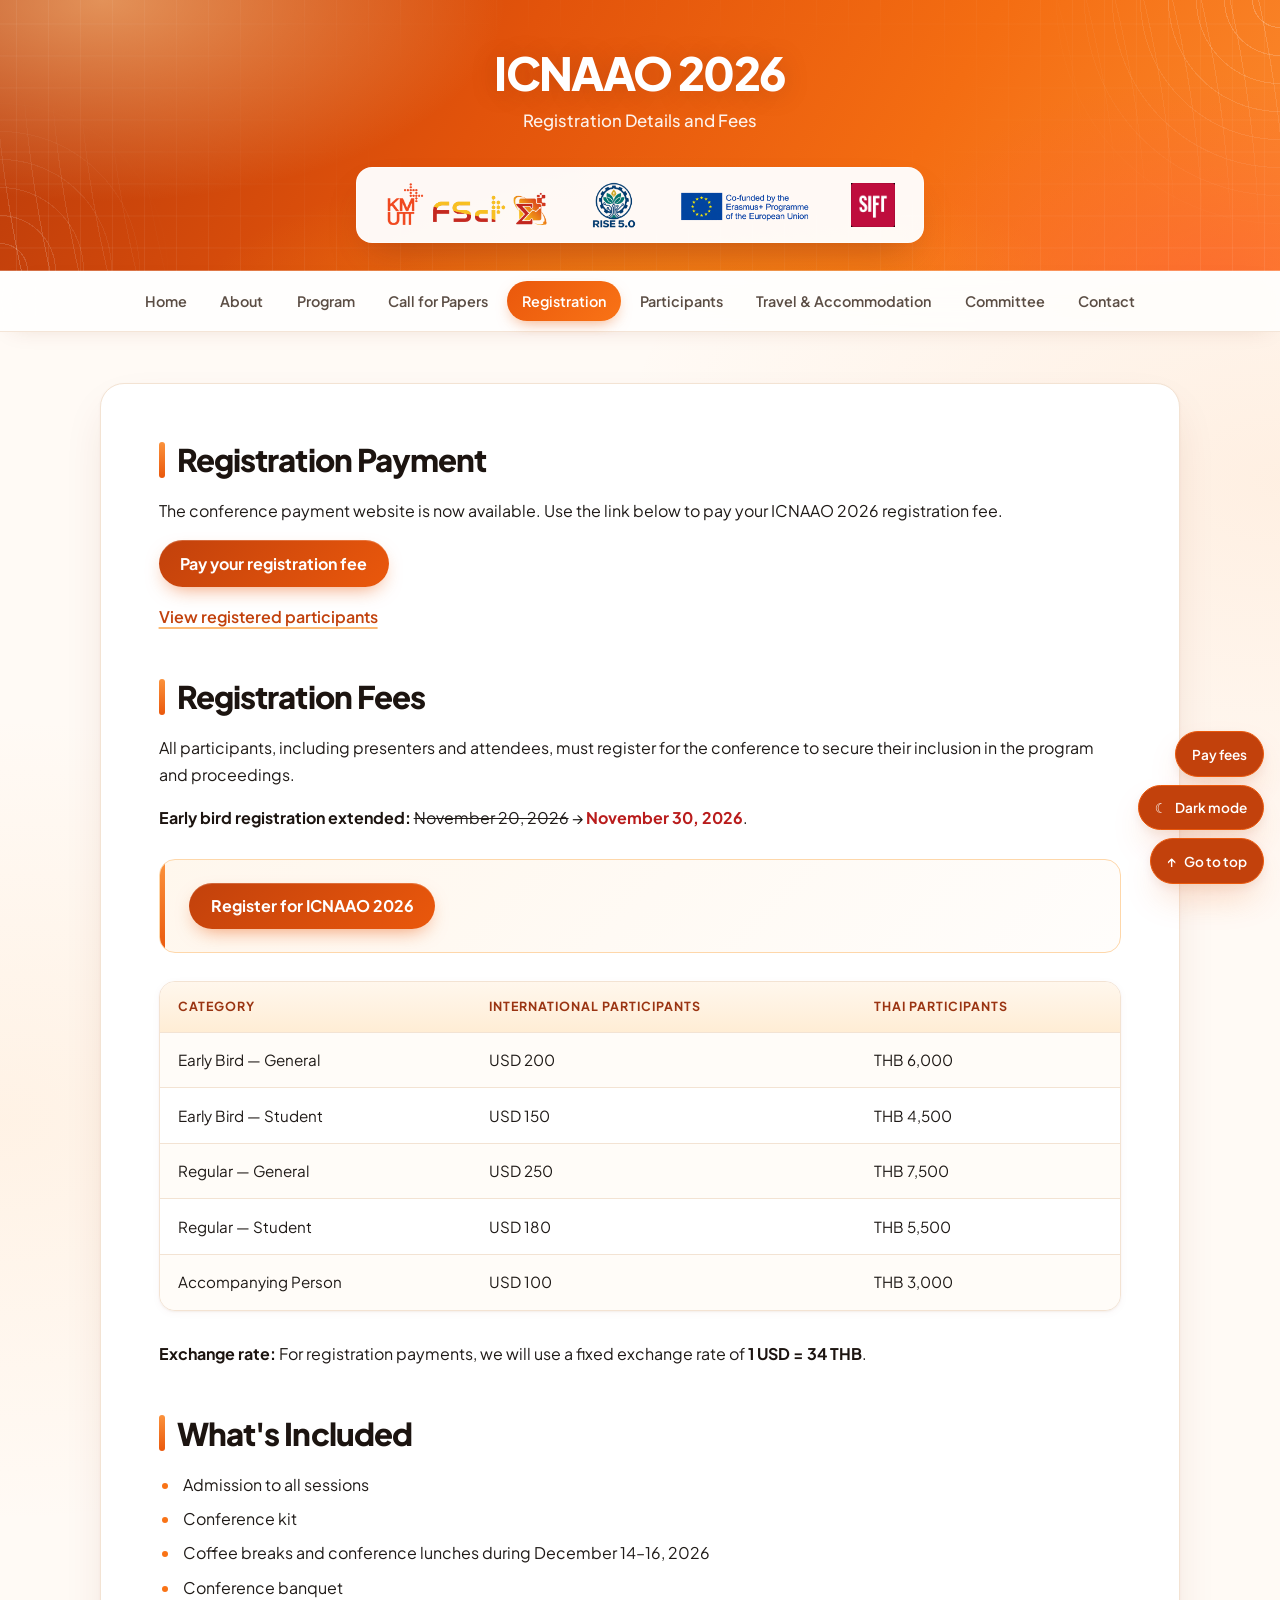
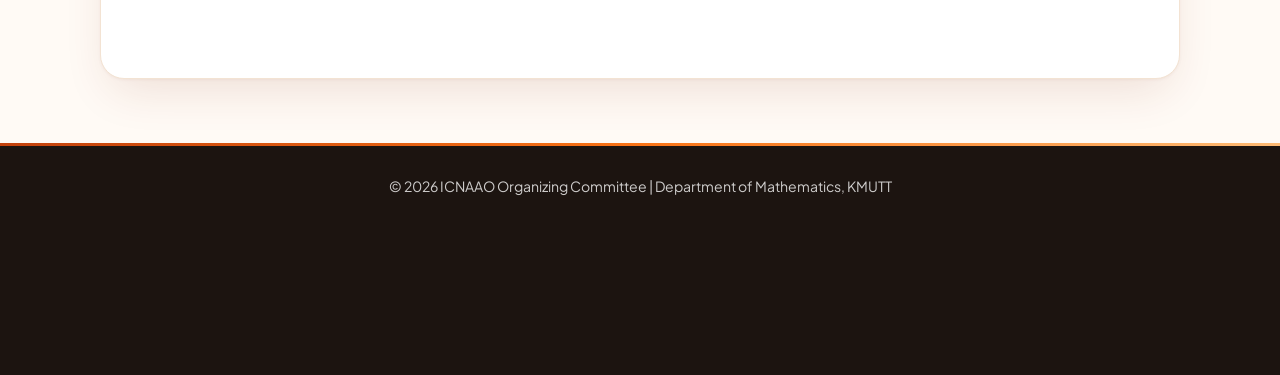
<file: registration.html>
<!DOCTYPE html>
<html lang="en">
<head>
<!-- Google tag (gtag.js) -->
<script async src="https://www.googletagmanager.com/gtag/js?id=G-36C33C0RKT"></script>
<script>
  window.dataLayer = window.dataLayer || [];
  function gtag(){dataLayer.push(arguments);}
  gtag('js', new Date());

  gtag('config', 'G-36C33C0RKT');
</script>
    <meta charset="UTF-8">
    <meta name="viewport" content="width=device-width, initial-scale=1.0">
    <title>ICNAAO 2026 - Registration</title>
    <script src="theme.js"></script>
    <link rel="stylesheet" href="style.css">
</head>
<body>

    <header id="page-top">
        <h1>ICNAAO 2026</h1>
        <p>Registration Details and Fees</p>

        <div class="header-logos" aria-label="Conference organizers, partners, and sponsors">
            <img class="logo-kmutt" src="assets/kmutt-logos-transparent.png" alt="King Mongkut's University of Technology Thonburi (KMUTT), Faculty of Science, and Department of Mathematics logos" loading="lazy">
            <img class="logo-rise50" src="assets/rise50-transparent.png" alt="RISE 5.0 logo" loading="lazy">
            <img class="logo-erasmus" src="assets/erasmus-transparent.png" alt="Co-funded by the Erasmus+ Programme of the European Union" loading="lazy">
            <img class="logo-sift" src="assets/sift.jpeg" alt="SIFT sponsor logo" width="56" height="56" loading="lazy">
        </div>
    </header>

    <nav>
        <a href="index.html">Home</a>
        <a href="about.html">About</a>
        <a href="program.html">Program</a>
        <a href="call-for-papers.html">Call for Papers</a>
        <a href="registration.html" class="active">Registration</a>
        <a href="participants.html">Participants</a>
        <a href="travel.html">Travel &amp; Accommodation</a>
        <a href="committee.html">Committee</a>
        <a href="contact.html">Contact</a>
    </nav>

    <div class="container">
        <section aria-labelledby="payment-heading">
            <h2 id="payment-heading">Registration Payment</h2>
            <p>The conference payment website is now available. Use the link below to pay your ICNAAO 2026 registration fee.</p>
            <p><a class="announcement-link" href="https://pay.mathpayment.com/" target="_blank" rel="noopener noreferrer">Pay your registration fee</a></p>
        </section>

        <p><a href="participants.html">View registered participants</a></p>

        <h2>Registration Fees</h2>
        <p>All participants, including presenters and attendees, must register for the conference to secure their inclusion in the program and proceedings.</p>
        <p><strong>Early bird registration extended:</strong> <del><time datetime="2026-11-20">November 20, 2026</time></del> &rarr; <strong class="revised-date"><time datetime="2026-11-30">November 30, 2026</time></strong>.</p>

        <div class="highlight-box">
            <p><a class="announcement-link" href="https://forms.gle/tLStvoWkgqm4HonY7" target="_blank" rel="noopener noreferrer">Register for ICNAAO 2026</a></p>
        </div>

        <table>
            <tr>
                <th>Category</th>
                <th>International Participants</th>
                <th>Thai Participants</th>
            </tr>
            <tr>
                <td>Early Bird — General</td>
                <td>USD 200</td>
                <td>THB 6,000</td>
            </tr>
            <tr>
                <td>Early Bird — Student</td>
                <td>USD 150</td>
                <td>THB 4,500</td>
            </tr>
            <tr>
                <td>Regular — General</td>
                <td>USD 250</td>
                <td>THB 7,500</td>
            </tr>
            <tr>
                <td>Regular — Student</td>
                <td>USD 180</td>
                <td>THB 5,500</td>
            </tr>
            <tr>
                <td>Accompanying Person</td>
                <td>USD 100</td>
                <td>THB 3,000</td>
            </tr>
        </table>

        <p><strong>Exchange rate:</strong> For registration payments, we will use a fixed exchange rate of <strong>1 USD = 34 THB</strong>.</p>

        <h2>What's Included</h2>
        <ul>
            <li>Admission to all sessions</li>
            <li>Conference kit</li>
            <li>Coffee breaks and conference lunches during December 14–16, 2026</li>
            <li>Conference banquet</li>
        </ul>
    </div>

    <div class="floating-page-links" role="navigation" aria-label="Page shortcuts">
        <a class="floating-page-link payment-link" href="https://pay.mathpayment.com/" target="_blank" rel="noopener noreferrer" aria-label="Pay your ICNAAO 2026 registration fee">Pay fees</a>
        <button class="floating-page-link theme-toggle" id="theme-toggle" type="button" aria-label="Switch to dark mode" hidden><span aria-hidden="true" data-theme-icon>☾</span><span data-theme-label>Dark mode</span></button>
        <a class="floating-page-link" href="#page-top"><span aria-hidden="true">↑</span> Go to top</a>
    </div>

    <footer>

        <p>&copy; 2026 ICNAAO Organizing Committee | Department of Mathematics, KMUTT</p>
    </footer>

</body>
</html>
</file>
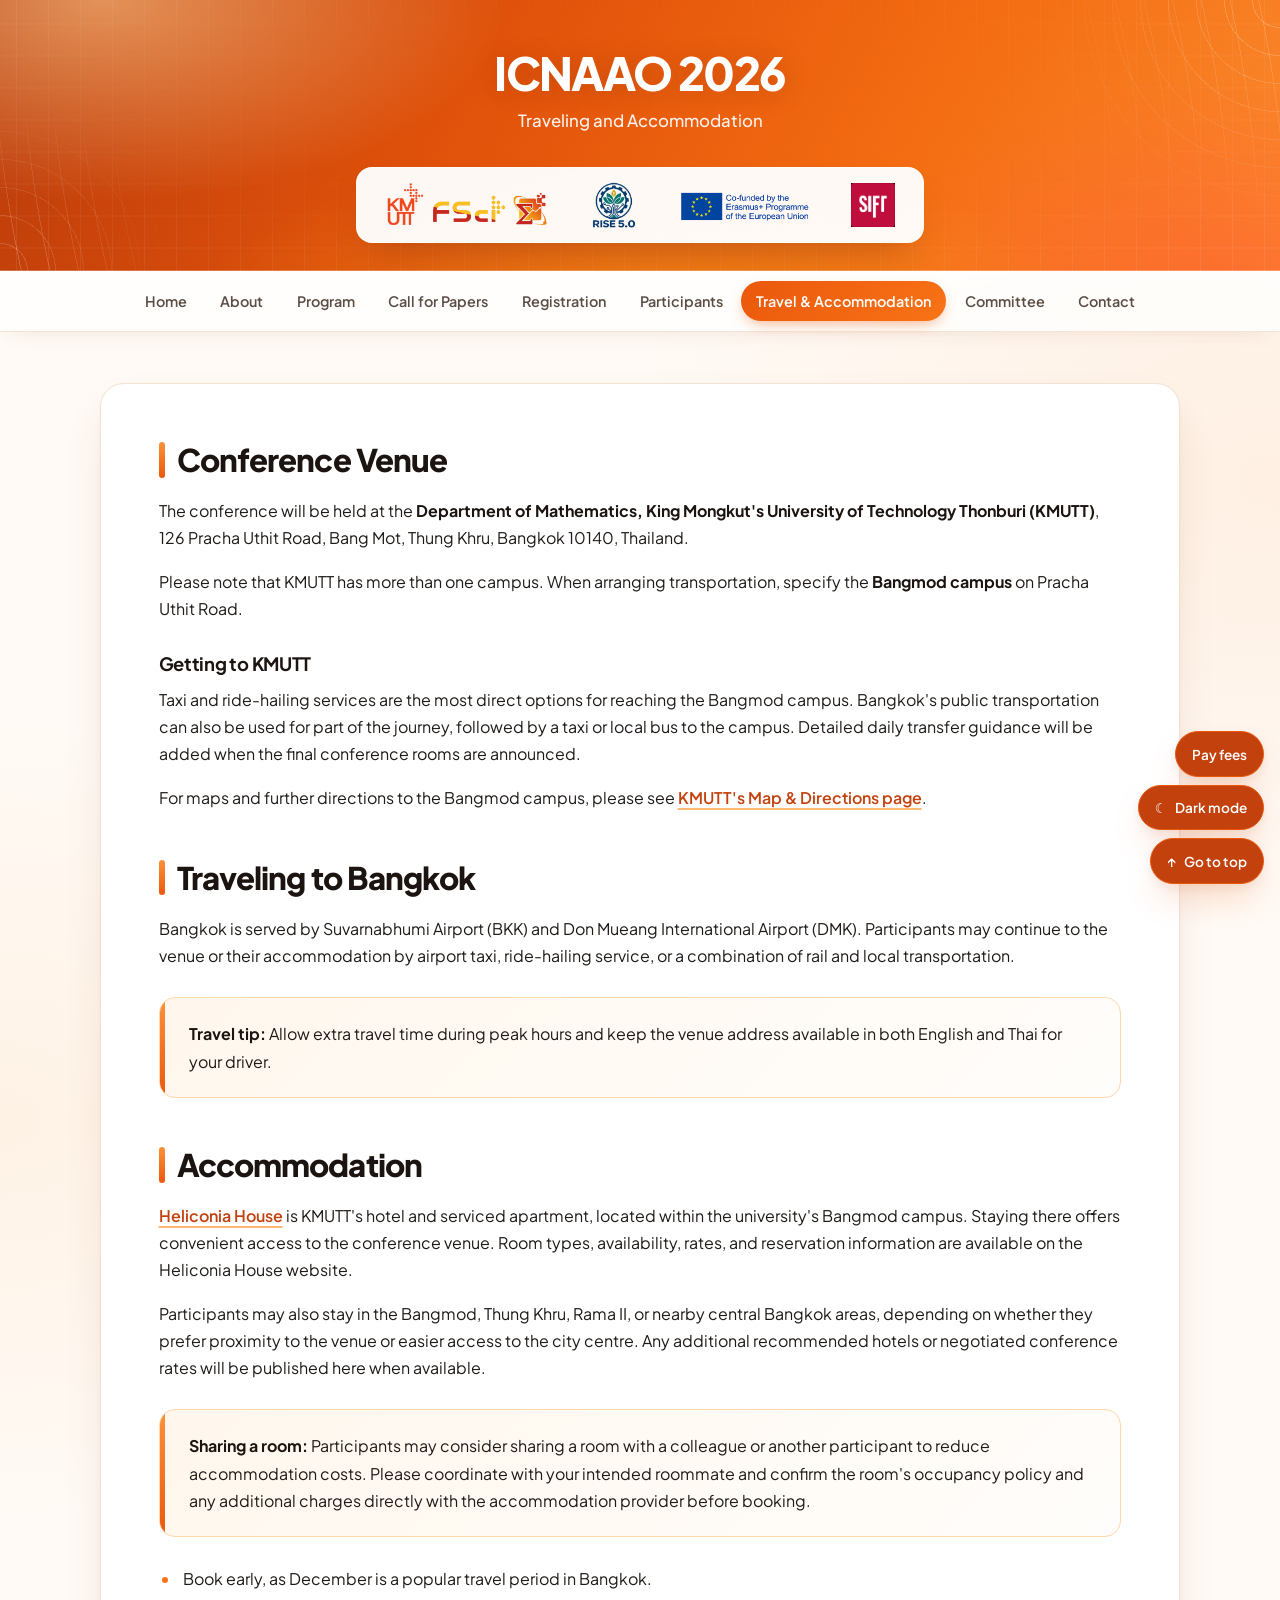
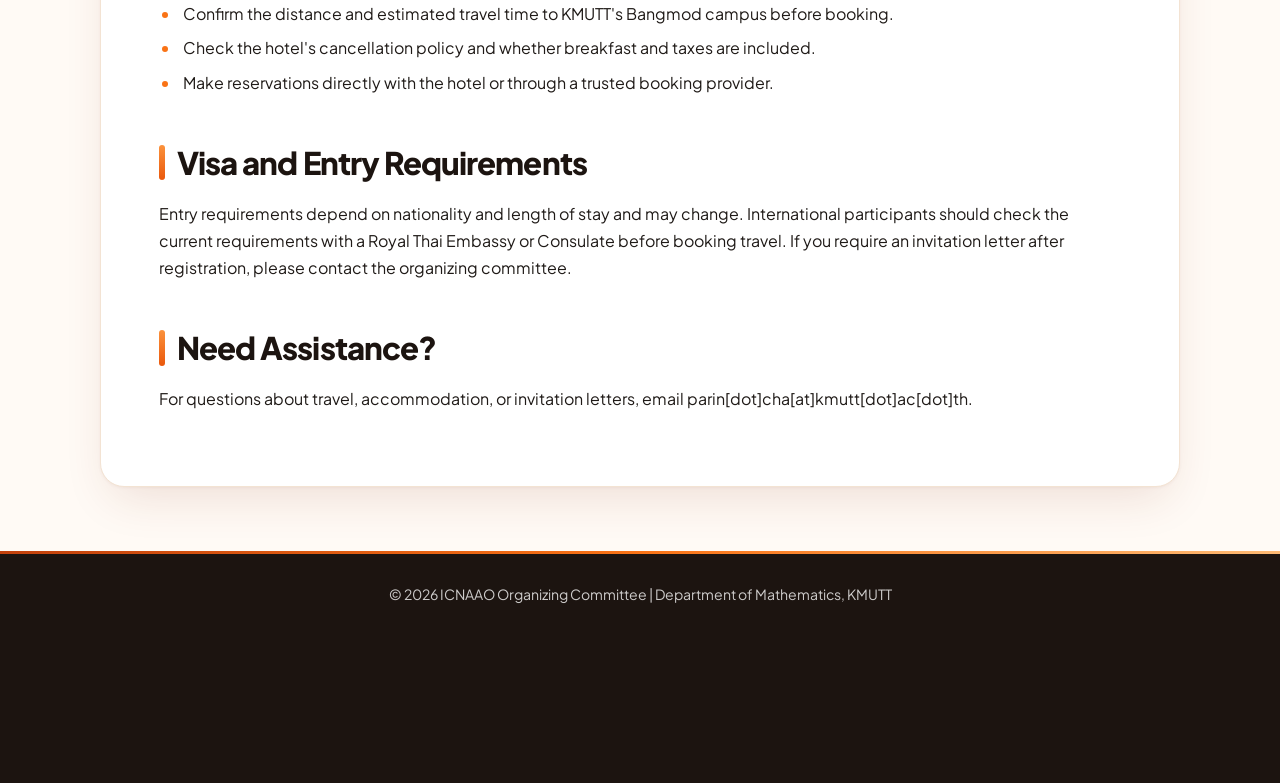
<file: travel.html>
<!DOCTYPE html>
<html lang="en">
<head>
<!-- Google tag (gtag.js) -->
<script async src="https://www.googletagmanager.com/gtag/js?id=G-36C33C0RKT"></script>
<script>
  window.dataLayer = window.dataLayer || [];
  function gtag(){dataLayer.push(arguments);}
  gtag('js', new Date());

  gtag('config', 'G-36C33C0RKT');
</script>
    <meta charset="UTF-8">
    <meta name="viewport" content="width=device-width, initial-scale=1.0">
    <title>ICNAAO 2026 - Traveling and Accommodation</title>
    <script src="theme.js"></script>
    <link rel="stylesheet" href="style.css">
</head>
<body>

    <header id="page-top">
        <h1>ICNAAO 2026</h1>
        <p>Traveling and Accommodation</p>

        <div class="header-logos" aria-label="Conference organizers, partners, and sponsors">
            <img class="logo-kmutt" src="assets/kmutt-logos-transparent.png" alt="King Mongkut's University of Technology Thonburi (KMUTT), Faculty of Science, and Department of Mathematics logos" loading="lazy">
            <img class="logo-rise50" src="assets/rise50-transparent.png" alt="RISE 5.0 logo" loading="lazy">
            <img class="logo-erasmus" src="assets/erasmus-transparent.png" alt="Co-funded by the Erasmus+ Programme of the European Union" loading="lazy">
            <img class="logo-sift" src="assets/sift.jpeg" alt="SIFT sponsor logo" width="56" height="56" loading="lazy">
        </div>
    </header>

    <nav>
        <a href="index.html">Home</a>
        <a href="about.html">About</a>
        <a href="program.html">Program</a>
        <a href="call-for-papers.html">Call for Papers</a>
        <a href="registration.html">Registration</a>
        <a href="participants.html">Participants</a>
        <a href="travel.html" class="active">Travel &amp; Accommodation</a>
        <a href="committee.html">Committee</a>
        <a href="contact.html">Contact</a>
    </nav>

    <main class="container">
        <h2>Conference Venue</h2>
        <p>
            The conference will be held at the <strong>Department of Mathematics,
            King Mongkut's University of Technology Thonburi (KMUTT)</strong>,
            126 Pracha Uthit Road, Bang Mot, Thung Khru, Bangkok 10140, Thailand.
        </p>
        <p>
            Please note that KMUTT has more than one campus. When arranging
            transportation, specify the <strong>Bangmod campus</strong> on Pracha
            Uthit Road.
        </p>

        <h3>Getting to KMUTT</h3>
        <p>
            Taxi and ride-hailing services are the most direct options for
            reaching the Bangmod campus. Bangkok's public transportation can
            also be used for part of the journey, followed by a taxi or local
            bus to the campus. Detailed daily transfer guidance will be added
            when the final conference rooms are announced.
        </p>
        <p>
            For maps and further directions to the Bangmod campus, please see
            <a href="https://www.kmutt.ac.th/en/map-directions/">KMUTT's Map &amp; Directions page</a>.
        </p>

        <h2>Traveling to Bangkok</h2>
        <p>
            Bangkok is served by Suvarnabhumi Airport (BKK) and Don Mueang
            International Airport (DMK). Participants may continue to the venue
            or their accommodation by airport taxi, ride-hailing service, or a
            combination of rail and local transportation.
        </p>
        <div class="highlight-box">
            <p>
                <strong>Travel tip:</strong> Allow extra travel time during peak
                hours and keep the venue address available in both English and
                Thai for your driver.
            </p>
        </div>

        <h2>Accommodation</h2>
        <p>
            <strong><a href="https://heliconiahouse.kmutt.ac.th/">Heliconia House</a></strong>
            is KMUTT's hotel and serviced apartment, located within the
            university's Bangmod campus. Staying there offers convenient access
            to the conference venue. Room types, availability, rates, and
            reservation information are available on the Heliconia House website.
        </p>
        <p>
            Participants may also stay in the Bangmod, Thung Khru, Rama II, or
            nearby central Bangkok areas, depending on whether they prefer
            proximity to the venue or easier access to the city centre. Any
            additional recommended hotels or negotiated conference rates will
            be published here when available.
        </p>
        <div class="highlight-box">
            <p>
                <strong>Sharing a room:</strong> Participants may consider
                sharing a room with a colleague or another participant to reduce
                accommodation costs. Please coordinate with your intended
                roommate and confirm the room's occupancy policy and any
                additional charges directly with the accommodation provider
                before booking.
            </p>
        </div>
        <ul>
            <li>Book early, as December is a popular travel period in Bangkok.</li>
            <li>Confirm the distance and estimated travel time to KMUTT's Bangmod campus before booking.</li>
            <li>Check the hotel's cancellation policy and whether breakfast and taxes are included.</li>
            <li>Make reservations directly with the hotel or through a trusted booking provider.</li>
        </ul>

        <h2>Visa and Entry Requirements</h2>
        <p>
            Entry requirements depend on nationality and length of stay and may
            change. International participants should check the current
            requirements with a Royal Thai Embassy or Consulate before booking
            travel. If you require an invitation letter after registration,
            please contact the organizing committee.
        </p>

        <h2>Need Assistance?</h2>
        <p>
            For questions about travel, accommodation, or invitation letters,
            email parin[dot]cha[at]kmutt[dot]ac[dot]th</a>.
        </p>
    </main>

    <div class="floating-page-links" role="navigation" aria-label="Page shortcuts">
        <a class="floating-page-link payment-link" href="https://pay.mathpayment.com/" target="_blank" rel="noopener noreferrer" aria-label="Pay your ICNAAO 2026 registration fee">Pay fees</a>
        <button class="floating-page-link theme-toggle" id="theme-toggle" type="button" aria-label="Switch to dark mode" hidden><span aria-hidden="true" data-theme-icon>☾</span><span data-theme-label>Dark mode</span></button>
        <a class="floating-page-link" href="#page-top"><span aria-hidden="true">↑</span> Go to top</a>
    </div>

    <footer>

        <p>&copy; 2026 ICNAAO Organizing Committee | Department of Mathematics, KMUTT</p>
    </footer>

</body>
</html>
</file>
<file: style.css>
@import url("https://fonts.googleapis.com/css2?family=Plus+Jakarta+Sans:wght@400;500;600;700;800&display=swap");

:root {
    color-scheme: light;
    --orange-50: #fff7ed;
    --orange-100: #ffedd5;
    --orange-200: #fed7aa;
    --orange-300: #fdba74;
    --orange-400: #fb923c;
    --orange-500: #f97316;
    --orange-600: #ea580c;
    --orange-700: #c2410c;
    --orange-800: #9a3412;

    --primary-color: var(--orange-700);
    --secondary-color: var(--orange-600);
    --accent-color: var(--orange-500);
    --bg-light: #fffaf5;
    --highlight-color: var(--orange-50);
    --text-color: #1f1a17;
    --heading-color: #1c1410;
    --muted-color: #6b5f57;
    --border-color: #f3e3d3;
    --surface: #ffffff;
    --soft-surface: var(--orange-50);
    --soft-surface-strong: var(--orange-100);
    --accent-text: var(--orange-800);
    --nav-surface: rgba(255, 255, 255, 0.82);
    --nav-text: #5b4d44;
    --row-surface: #fffcf8;
    --highlight-end: #fffdfb;
    --announcement-end: #fffdfa;

    --radius-sm: 10px;
    --radius: 16px;
    --radius-lg: 24px;
    --shadow-sm: 0 1px 2px rgba(124, 45, 18, 0.06), 0 2px 8px rgba(124, 45, 18, 0.04);
    --shadow: 0 1px 3px rgba(124, 45, 18, 0.05), 0 20px 48px -12px rgba(124, 45, 18, 0.14);
    --shadow-lift: 0 4px 10px rgba(124, 45, 18, 0.08), 0 18px 36px -10px rgba(234, 88, 12, 0.28);
    --ease: cubic-bezier(0.22, 1, 0.36, 1);
}

@media screen {
    :root[data-theme="dark"] {
        color-scheme: dark;
        --primary-color: #fdba74;
        --secondary-color: #fb923c;
        --bg-light: #171412;
        --text-color: #eee5de;
        --heading-color: #fff7ed;
        --muted-color: #c4b5a8;
        --border-color: #514034;
        --surface: #221d19;
        --soft-surface: #30231a;
        --soft-surface-strong: #3c2b1e;
        --accent-text: #fdba74;
        --nav-surface: rgba(34, 29, 25, 0.94);
        --nav-text: #eee5de;
        --row-surface: #28211b;
        --highlight-end: #221d19;
        --announcement-end: #221d19;
        --shadow-sm: 0 2px 8px rgba(0, 0, 0, 0.2);
        --shadow: 0 12px 40px rgba(0, 0, 0, 0.25);
        --shadow-lift: 0 6px 24px rgba(0, 0, 0, 0.3);
    }
    :root[data-theme="dark"] header {
        background: radial-gradient(ellipse at 90% 100%, rgba(194, 65, 12, 0.3), transparent 70%), linear-gradient(120deg, #342016, #55270f);
    }
    :root[data-theme="dark"] .revised-date { color: #fca5a5; }
    :root[data-theme="dark"] :is(.highlight-box, .announcements) { border-color: var(--border-color); }
    :root[data-theme="dark"] .announcement-item + .announcement-item { border-color: var(--border-color); }
    :root[data-theme="dark"] ::selection { color: #171412; background: #fdba74; }
}

* {
    box-sizing: border-box;
    margin: 0;
    padding: 0;
}

html {
    scroll-behavior: smooth;
    scroll-padding-top: 5rem;
}

body {
    min-height: 100vh;
    display: flex;
    flex-direction: column;
    background:
        radial-gradient(ellipse 60rem 40rem at 100% 30rem, rgba(251, 146, 60, 0.1), transparent 70%),
        radial-gradient(ellipse 50rem 36rem at 0% 70rem, rgba(253, 186, 116, 0.12), transparent 70%),
        var(--bg-light);
    color: var(--text-color);
    font-family: "Plus Jakarta Sans", "Segoe UI", system-ui, -apple-system, BlinkMacSystemFont, sans-serif;
    font-size: 1rem;
    line-height: 1.7;
    -webkit-font-smoothing: antialiased;
    text-rendering: optimizeLegibility;
}

::selection {
    color: var(--heading-color);
    background: var(--orange-200);
}

a {
    color: var(--primary-color);
    font-weight: 600;
    text-decoration-color: var(--orange-300);
    text-decoration-thickness: 2px;
    text-underline-offset: 0.22em;
    transition: color 200ms var(--ease), background-color 200ms var(--ease), text-decoration-color 200ms var(--ease),
        transform 200ms var(--ease), box-shadow 200ms var(--ease);
}

a:hover {
    color: var(--accent-text);
    text-decoration-color: currentColor;
}

a:focus-visible {
    outline: 3px solid var(--orange-400);
    outline-offset: 3px;
    border-radius: 4px;
}

/* ---------- Hero header ---------- */

header {
    position: relative;
    isolation: isolate;
    overflow: hidden;
    padding: clamp(2rem, 4.5vw, 3rem) 1.5rem clamp(1.25rem, 2.5vw, 1.75rem);
    color: #ffffff;
    text-align: center;
    background:
        radial-gradient(ellipse 36rem 18rem at 8% 0%, rgba(255, 214, 153, 0.55), transparent 70%),
        radial-gradient(ellipse 30rem 20rem at 95% 110%, rgba(255, 92, 51, 0.6), transparent 70%),
        radial-gradient(ellipse 40rem 14rem at 50% 115%, rgba(251, 191, 36, 0.35), transparent 70%),
        linear-gradient(120deg, #b93a0b 0%, #e2530b 38%, #f46d12 70%, #fb8a2e 100%);
    box-shadow: inset 0 -1px 0 rgba(255, 255, 255, 0.25);
}

/* fine grid, fading out toward the centre */
header::before {
    position: absolute;
    inset: 0;
    z-index: -1;
    background-image:
        linear-gradient(rgba(255, 255, 255, 0.09) 1px, transparent 1px),
        linear-gradient(90deg, rgba(255, 255, 255, 0.09) 1px, transparent 1px);
    background-size: 32px 32px;
    background-position: center;
    -webkit-mask-image: radial-gradient(ellipse 70% 90% at 50% 40%, transparent 30%, #000 100%);
    mask-image: radial-gradient(ellipse 70% 90% at 50% 40%, transparent 30%, #000 100%);
    content: "";
    pointer-events: none;
}

/* concentric rings in opposite corners */
header::after {
    position: absolute;
    inset: 0;
    z-index: -1;
    background:
        repeating-radial-gradient(circle at 100% 0%, transparent 0 27px, rgba(255, 255, 255, 0.22) 27px 28px),
        repeating-radial-gradient(circle at 0% 100%, transparent 0 27px, rgba(255, 255, 255, 0.18) 27px 28px);
    -webkit-mask-image:
        radial-gradient(circle 15rem at 100% 0%, #000, transparent),
        radial-gradient(circle 11rem at 0% 100%, #000, transparent);
    mask-image:
        radial-gradient(circle 15rem at 100% 0%, #000, transparent),
        radial-gradient(circle 11rem at 0% 100%, #000, transparent);
    content: "";
    pointer-events: none;
}

header h1 {
    max-width: 920px;
    margin: 0 auto 0.6rem;
    font-size: clamp(1.7rem, 3.6vw, 2.85rem);
    font-weight: 800;
    letter-spacing: -0.035em;
    line-height: 1.08;
    text-wrap: balance;
    text-shadow: 0 2px 24px rgba(124, 45, 18, 0.25);
}

header p {
    max-width: 760px;
    margin: 0 auto 0.25rem;
    color: rgba(255, 255, 255, 0.92);
    font-size: clamp(0.95rem, 1.5vw, 1.05rem);
    font-weight: 500;
    text-wrap: balance;
}

header p strong {
    display: inline-flex;
    align-items: center;
    gap: 0.55rem;
    margin-top: 0.6rem;
    padding: 0.4rem 1.05rem;
    border: 1px solid rgba(255, 255, 255, 0.35);
    border-radius: 999px;
    color: #ffffff;
    background: rgba(255, 255, 255, 0.16);
    box-shadow: inset 0 1px 0 rgba(255, 255, 255, 0.25), 0 8px 24px -8px rgba(124, 45, 18, 0.45);
    backdrop-filter: blur(8px);
    font-size: 0.95rem;
    font-weight: 700;
    letter-spacing: 0.01em;
}

header p strong::before {
    width: 0.5rem;
    height: 0.5rem;
    border-radius: 50%;
    background: #fff3c4;
    box-shadow: 0 0 0 4px rgba(255, 243, 196, 0.3);
    content: "";
}

.header-logos {
    display: inline-flex;
    align-items: center;
    justify-content: center;
    flex-wrap: wrap;
    gap: clamp(1rem, 3vw, 2.5rem);
    max-width: 100%;
    margin: clamp(1.25rem, 3vw, 1.75rem) auto 0;
    padding: 0.55rem clamp(1rem, 2.5vw, 1.75rem);
    border: 1px solid rgba(255, 255, 255, 0.6);
    border-radius: var(--radius);
    background: rgba(255, 255, 255, 0.96);
    box-shadow: 0 20px 40px -16px rgba(124, 45, 18, 0.45);
}

.header-logos img {
    display: block;
    object-fit: contain;
}

.header-logos img.logo-kmutt {
    width: 165px;
    height: 55px;
}

.header-logos img.logo-rise50 {
    width: 50px;
    height: 46px;
}

.header-logos img.logo-erasmus {
    width: 135px;
    height: 56px;
}

.header-logos img.logo-sift {
    width: 44px;
    height: 44px;
}

/* ---------- Navigation ---------- */

nav {
    position: sticky;
    top: 0;
    z-index: 1000;
    display: flex;
    justify-content: center;
    flex-wrap: wrap;
    gap: 0.2rem;
    padding: 0.6rem 1rem;
    border-bottom: 1px solid rgba(243, 227, 211, 0.9);
    background: var(--nav-surface);
    box-shadow: 0 6px 24px -12px rgba(124, 45, 18, 0.18);
    -webkit-backdrop-filter: saturate(180%) blur(16px);
    backdrop-filter: saturate(180%) blur(16px);
}

nav a {
    display: inline-flex;
    align-items: center;
    min-height: 2.5rem;
    padding: 0.5rem 0.95rem;
    border-radius: 999px;
    color: var(--nav-text);
    font-size: 0.9rem;
    font-weight: 600;
    text-decoration: none;
}

nav a:hover {
    color: var(--primary-color);
    background: var(--soft-surface);
}

nav a.active {
    color: #ffffff;
    background: linear-gradient(135deg, var(--orange-600), var(--orange-500));
    box-shadow: 0 6px 16px -6px rgba(234, 88, 12, 0.6);
}

/* ---------- Main content ---------- */

.container {
    width: min(100% - 2.5rem, 1080px);
    flex: 1;
    margin: clamp(1.75rem, 4vw, 3.25rem) auto clamp(2.5rem, 5vw, 4rem);
    padding: clamp(1.5rem, 4.5vw, 3.75rem);
    border: 1px solid var(--border-color);
    border-radius: var(--radius-lg);
    background: var(--surface);
    box-shadow: var(--shadow);
}

h2 {
    display: flex;
    align-items: center;
    gap: 0.75rem;
    margin: 3rem 0 1.15rem;
    color: var(--heading-color);
    font-size: clamp(1.5rem, 2.6vw, 1.95rem);
    font-weight: 800;
    letter-spacing: -0.03em;
    line-height: 1.2;
}

h2::before {
    flex: 0 0 auto;
    width: 0.4rem;
    height: 1.15em;
    border-radius: 99px;
    background: linear-gradient(180deg, var(--orange-400), var(--orange-600));
    content: "";
}

h2:first-child,
.announcements h2 {
    margin-top: 0;
}

h3 {
    margin: 1.85rem 0 0.6rem;
    color: var(--heading-color);
    font-size: 1.15rem;
    font-weight: 700;
    letter-spacing: -0.015em;
    line-height: 1.35;
}

p {
    margin-bottom: 1rem;
}

ul,
ol {
    margin: 0 0 1.25rem;
    padding-left: 1.35rem;
}

li {
    margin-bottom: 0.45rem;
    padding-left: 0.2rem;
}

li::marker {
    color: var(--orange-500);
    font-weight: 700;
}

strong {
    color: var(--heading-color);
    font-weight: 700;
}

/* ---------- Tables ---------- */

table {
    width: 100%;
    margin: 1.4rem 0 1.8rem;
    overflow: hidden;
    border: 1px solid var(--border-color);
    border-radius: var(--radius);
    border-collapse: separate;
    border-spacing: 0;
    background: var(--surface);
    box-shadow: var(--shadow-sm);
    font-size: 0.95rem;
}

th,
td {
    padding: 0.9rem 1.15rem;
    border-bottom: 1px solid var(--border-color);
    text-align: left;
    vertical-align: top;
}

th {
    color: var(--accent-text);
    background: linear-gradient(180deg, var(--soft-surface), var(--soft-surface-strong));
    font-size: 0.78rem;
    font-weight: 700;
    letter-spacing: 0.08em;
    text-transform: uppercase;
}

tr:last-child td {
    border-bottom: 0;
}

tbody tr:nth-child(even) td {
    background: var(--row-surface);
}

tbody tr {
    transition: background-color 200ms var(--ease);
}

tbody tr:hover td {
    background: var(--soft-surface);
}

/* ---------- Footer ---------- */

footer {
    position: relative;
    margin-top: auto;
    padding: 2rem 1rem;
    color: rgba(255, 255, 255, 0.78);
    background: #1c1410;
    text-align: center;
    font-size: 0.88rem;
}

footer::before {
    position: absolute;
    top: 0;
    left: 0;
    right: 0;
    height: 3px;
    background: linear-gradient(90deg, var(--orange-700), var(--orange-500), var(--orange-300));
    content: "";
}

footer p {
    margin: 0;
}

footer a {
    color: var(--orange-300);
}

footer a:hover {
    color: var(--orange-200);
}

/* ---------- Components ---------- */

.highlight-box {
    position: relative;
    margin: 1.75rem 0;
    padding: 1.4rem 1.6rem 1.4rem 1.85rem;
    overflow: hidden;
    border: 1px solid var(--orange-200);
    border-radius: var(--radius);
    background: linear-gradient(135deg, var(--soft-surface) 0%, var(--highlight-end) 100%);
}

.highlight-box::before {
    position: absolute;
    top: 0;
    bottom: 0;
    left: 0;
    width: 5px;
    background: linear-gradient(180deg, var(--orange-400), var(--orange-600));
    content: "";
}

.highlight-box h3 {
    margin-top: 0;
    color: var(--primary-color);
}

.highlight-box p:last-child,
.highlight-box ul:last-child {
    margin-bottom: 0;
}

.speaker-list {
    display: grid;
    grid-template-columns: repeat(auto-fit, minmax(min(100%, 240px), 1fr));
    gap: 1rem;
    margin: 0 0 2rem;
    padding: 0;
    list-style: none;
}

.speaker-list li {
    position: relative;
    margin: 0;
    padding: 1.3rem 1.35rem 1.25rem;
    overflow: hidden;
    border: 1px solid var(--border-color);
    border-radius: var(--radius);
    color: var(--muted-color);
    background: var(--surface);
    box-shadow: var(--shadow-sm);
    font-size: 0.93rem;
    line-height: 1.55;
    transition: transform 250ms var(--ease), box-shadow 250ms var(--ease), border-color 250ms var(--ease);
}

.speaker-list li::before {
    position: absolute;
    top: 0;
    left: 0;
    right: 0;
    height: 3px;
    background: linear-gradient(90deg, var(--orange-500), var(--orange-300));
    opacity: 0;
    transition: opacity 250ms var(--ease);
    content: "";
}

.speaker-list li:hover {
    transform: translateY(-3px);
    border-color: var(--orange-200);
    box-shadow: var(--shadow-lift);
}

.speaker-list li:hover::before {
    opacity: 1;
}

.speaker-list li strong {
    display: inline-block;
    margin-bottom: 0.3rem;
    color: var(--heading-color);
    font-size: 1.05rem;
    letter-spacing: -0.01em;
}

.announcements {
    position: relative;
    margin-bottom: 3rem;
    padding: clamp(1.4rem, 3.5vw, 2.25rem);
    overflow: hidden;
    border: 1px solid var(--orange-200);
    border-radius: var(--radius-lg);
    background:
        radial-gradient(ellipse 28rem 18rem at 100% 0%, rgba(251, 146, 60, 0.18), transparent 70%),
        linear-gradient(160deg, var(--soft-surface) 0%, var(--announcement-end) 70%);
}

.announcements h2 {
    color: var(--heading-color);
}

.announcement-item + .announcement-item {
    margin-top: 1.5rem;
    padding-top: 1.5rem;
    border-top: 1px dashed var(--orange-200);
}

.revised-date {
    color: #b91c1c;
}

.announcement-message {
    margin-bottom: 0.35rem;
    color: var(--primary-color);
    font-size: clamp(1.1rem, 2vw, 1.3rem);
    font-weight: 750;
    letter-spacing: -0.02em;
    line-height: 1.35;
}

.announcement-link {
    display: inline-flex;
    flex-direction: column;
    align-items: center;
    justify-content: center;
    min-height: 2.9rem;
    padding: 0.75rem 1.35rem;
    border: 0;
    border-radius: 999px;
    color: #ffffff;
    background: linear-gradient(135deg, var(--orange-700) 0%, var(--orange-600) 100%);
    box-shadow: 0 8px 20px -8px rgba(234, 88, 12, 0.65), inset 0 1px 0 rgba(255, 255, 255, 0.2);
    font-weight: 700;
    line-height: 1.35;
    text-align: center;
    text-decoration: none;
}

.announcement-link span {
    display: block;
    font-size: 0.8rem;
    font-weight: 500;
    opacity: 0.9;
}

.announcement-link:hover {
    transform: translateY(-2px);
    color: #ffffff;
    background: linear-gradient(135deg, var(--orange-800) 0%, var(--orange-700) 100%);
    box-shadow: 0 14px 28px -10px rgba(234, 88, 12, 0.7), inset 0 1px 0 rgba(255, 255, 255, 0.2);
}

.announcement-link:active {
    transform: translateY(0);
}

.announcement-link:focus-visible {
    outline: 3px solid var(--orange-300);
    outline-offset: 3px;
    border-radius: 999px;
}

.submission-actions {
    display: flex;
    flex-wrap: wrap;
    gap: 0.75rem;
}

/* ---------- Responsive ---------- */

@media (max-width: 700px) {
    header {
        padding: 1.75rem 1rem 1.25rem;
    }

    nav {
        justify-content: flex-start;
        flex-wrap: nowrap;
        overflow-x: auto;
        padding-inline: 0.65rem;
        scrollbar-width: none;
    }

    nav::-webkit-scrollbar {
        display: none;
    }

    nav a {
        flex: 0 0 auto;
        padding-inline: 0.8rem;
        font-size: 0.85rem;
    }

    .container {
        width: min(100% - 1.25rem, 1080px);
        margin-block: 0.85rem 1.5rem;
        padding: 1.35rem;
        border-radius: var(--radius);
    }

    .header-logos {
        gap: 0.75rem;
        margin-top: 1.1rem;
        padding: 0.5rem 0.75rem;
        border-radius: var(--radius);
    }

    .header-logos img.logo-kmutt {
        width: min(40vw, 130px);
        height: 43px;
    }

    .header-logos img.logo-rise50 {
        width: 38px;
        height: 35px;
    }

    .header-logos img.logo-erasmus {
        width: min(40vw, 116px);
        height: 48px;
    }

    .header-logos img.logo-sift {
        width: 36px;
        height: 36px;
    }

    table {
        display: block;
        overflow-x: auto;
        white-space: nowrap;
        border-radius: var(--radius-sm);
    }

    th,
    td {
        padding: 0.75rem 0.85rem;
    }

    .announcements {
        margin-inline: -0.35rem;
        padding: 1.15rem;
    }

    .announcement-link {
        width: 100%;
    }
}

/* ---------- Floating page shortcuts ---------- */

.floating-page-links {
    position: fixed;
    right: max(1rem, env(safe-area-inset-right));
    bottom: max(1rem, env(safe-area-inset-bottom));
    z-index: 100;
    display: flex;
    flex-direction: column;
    align-items: flex-end;
    gap: 0.5rem;
}

.floating-date-links {
    display: flex;
    flex-direction: column;
    width: 100%;
    gap: 0.4rem;
}

.floating-page-link {
    display: inline-flex;
    align-items: center;
    justify-content: center;
    gap: 0.5rem;
    min-height: 2.8rem;
    padding: 0.65rem 1rem;
    border: 1px solid var(--orange-600);
    border-radius: 999px;
    color: #fff;
    background: var(--orange-700);
    box-shadow: var(--shadow-lift);
    font-size: 0.85rem;
    text-decoration: none;
}

.floating-date-links .floating-page-link { padding-inline: 0.75rem; }
.floating-page-link:hover { color: #fff; background: var(--orange-800); }
.floating-page-link:focus-visible { outline: 3px solid var(--orange-400); outline-offset: 3px; border-radius: 999px; }

.theme-toggle { font-family: inherit; font-weight: 600; cursor: pointer; }
.theme-toggle[hidden] { display: none; }

footer { padding-bottom: 11rem; }

@media print {
    .floating-page-links { display: none !important; }
}

@media (prefers-reduced-motion: reduce) {
    html {
        scroll-behavior: auto;
    }

    *,
    *::before,
    *::after {
        transition-duration: 0.01ms !important;
    }

    .speaker-list li:hover,
    .announcement-link:hover {
        transform: none;
    }
}
</file>
<file: participants.css>
.participants-page > h2:first-child {
    margin-top: 0;
}

.participants-updated,
.participants-note,
#participant-result-count {
    color: var(--muted-color);
    font-size: 0.9rem;
}

.participants-summary {
    display: grid;
    grid-template-columns: repeat(4, minmax(0, 1fr));
    gap: 0.85rem;
    margin: 1.75rem 0 1rem;
}

.participants-summary > div {
    display: flex;
    flex-direction: column-reverse;
    justify-content: flex-end;
    gap: 0.25rem;
    padding: 1.15rem;
    border: 1px solid var(--border-color);
    border-radius: var(--radius);
    background: var(--soft-surface);
}

.participants-summary dt {
    color: var(--muted-color);
    font-size: 0.82rem;
    line-height: 1.4;
}

.participants-summary dd {
    color: var(--accent-text);
    font-size: 2rem;
    font-weight: 800;
    line-height: 1.2;
}

.participants-filters:not([hidden]) {
    display: grid;
    grid-template-columns: minmax(12rem, 2fr) minmax(9rem, 1fr) minmax(8rem, 1fr) auto;
    align-items: end;
    gap: 0.85rem;
    margin: 1.75rem 0 1rem;
}

.participants-filters label {
    display: block;
    margin-bottom: 0.35rem;
    color: var(--heading-color);
    font-size: 0.82rem;
    font-weight: 600;
}

.participants-filters input,
.participants-filters select,
.participants-filters button {
    width: 100%;
    min-height: 2.8rem;
    padding: 0.6rem 0.7rem;
    border: 1px solid var(--border-color);
    border-radius: var(--radius-sm);
    color: var(--text-color);
    background: var(--surface);
    font: inherit;
    font-size: 0.85rem;
}

.participants-filters input:focus-visible,
.participants-filters select:focus-visible,
.participants-filters button:focus-visible,
.participants-table-wrapper:focus-visible {
    outline: 3px solid var(--orange-400);
    outline-offset: 3px;
}

.participants-filters button {
    cursor: pointer;
    color: var(--accent-text);
    background: var(--soft-surface);
    font-weight: 600;
}

.participants-table-wrapper {
    max-width: 100%;
    overflow-x: auto;
    margin-top: 0.6rem;
}

#participants-table {
    display: table;
    width: 100%;
    min-width: 54rem;
    margin-top: 0;
    table-layout: fixed;
    white-space: normal;
}

.participant-name-column {
    width: 22%;
}

.participant-category-column {
    width: 18%;
}

.participant-country-column {
    width: 12%;
}

.participant-title-column {
    width: 48%;
}

.participant-title {
    white-space: normal;
    overflow-wrap: anywhere;
    line-height: 1.6;
}

#participants-table caption {
    position: absolute;
    width: 1px;
    height: 1px;
    overflow: hidden;
    clip-path: inset(50%);
}

.participant-name {
    font-weight: 600;
    overflow-wrap: anywhere;
}

.participant-category {
    display: inline-block;
    padding: 0.2rem 0.55rem;
    border-radius: 999px;
    color: var(--accent-text);
    background: var(--soft-surface-strong);
    font-size: 0.78rem;
    white-space: nowrap;
}

.participant-empty:not([hidden]) {
    padding: 1rem;
    border: 1px dashed var(--orange-300);
    border-radius: var(--radius-sm);
    background: var(--soft-surface);
}

@media (max-width: 850px) {
    .participants-filters:not([hidden]) {
        grid-template-columns: 1fr 1fr;
    }
}

@media (max-width: 480px) {
    .participants-summary {
        grid-template-columns: repeat(2, minmax(0, 1fr));
    }

    .participants-filters .participant-search {
        grid-column: 1 / -1;
    }

    .participants-filters button {
        grid-column: 1 / -1;
    }

    #participants-table th,
    #participants-table td {
        padding: 0.75rem;
    }
}
</file>
